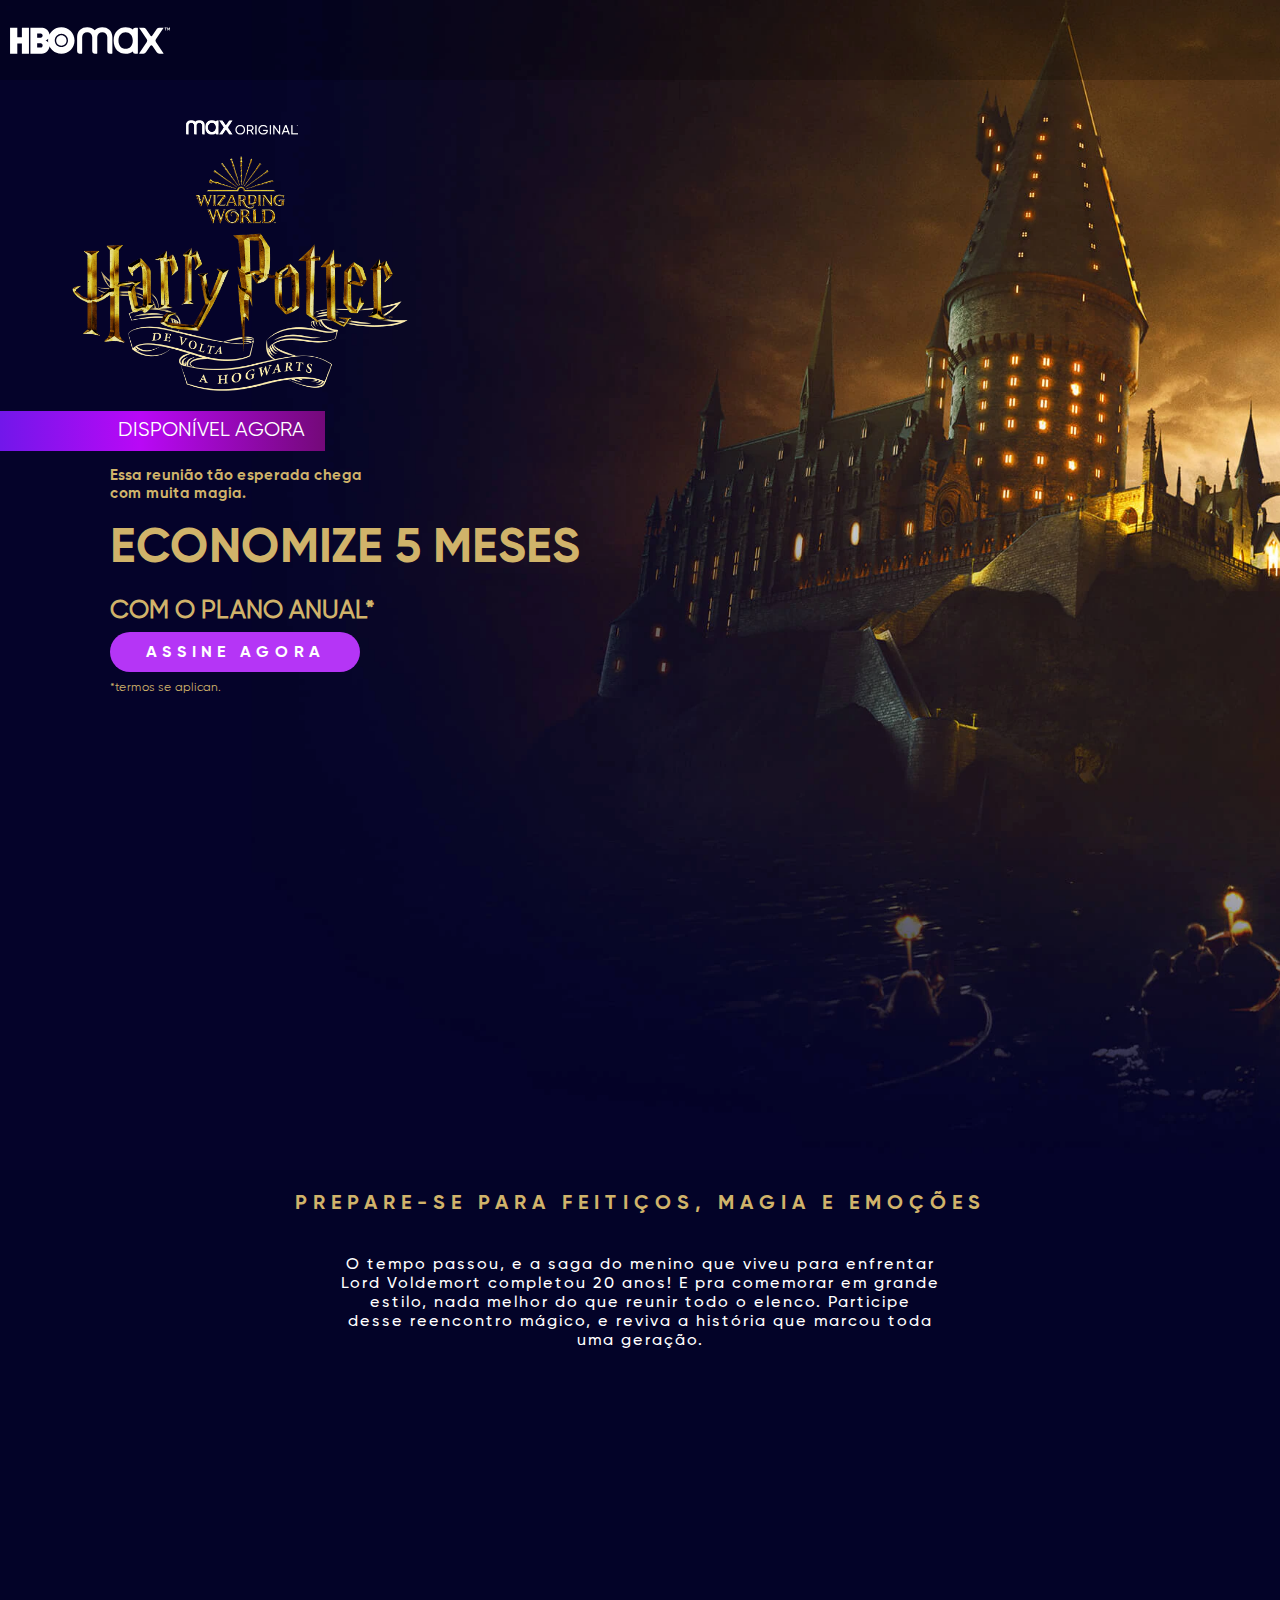
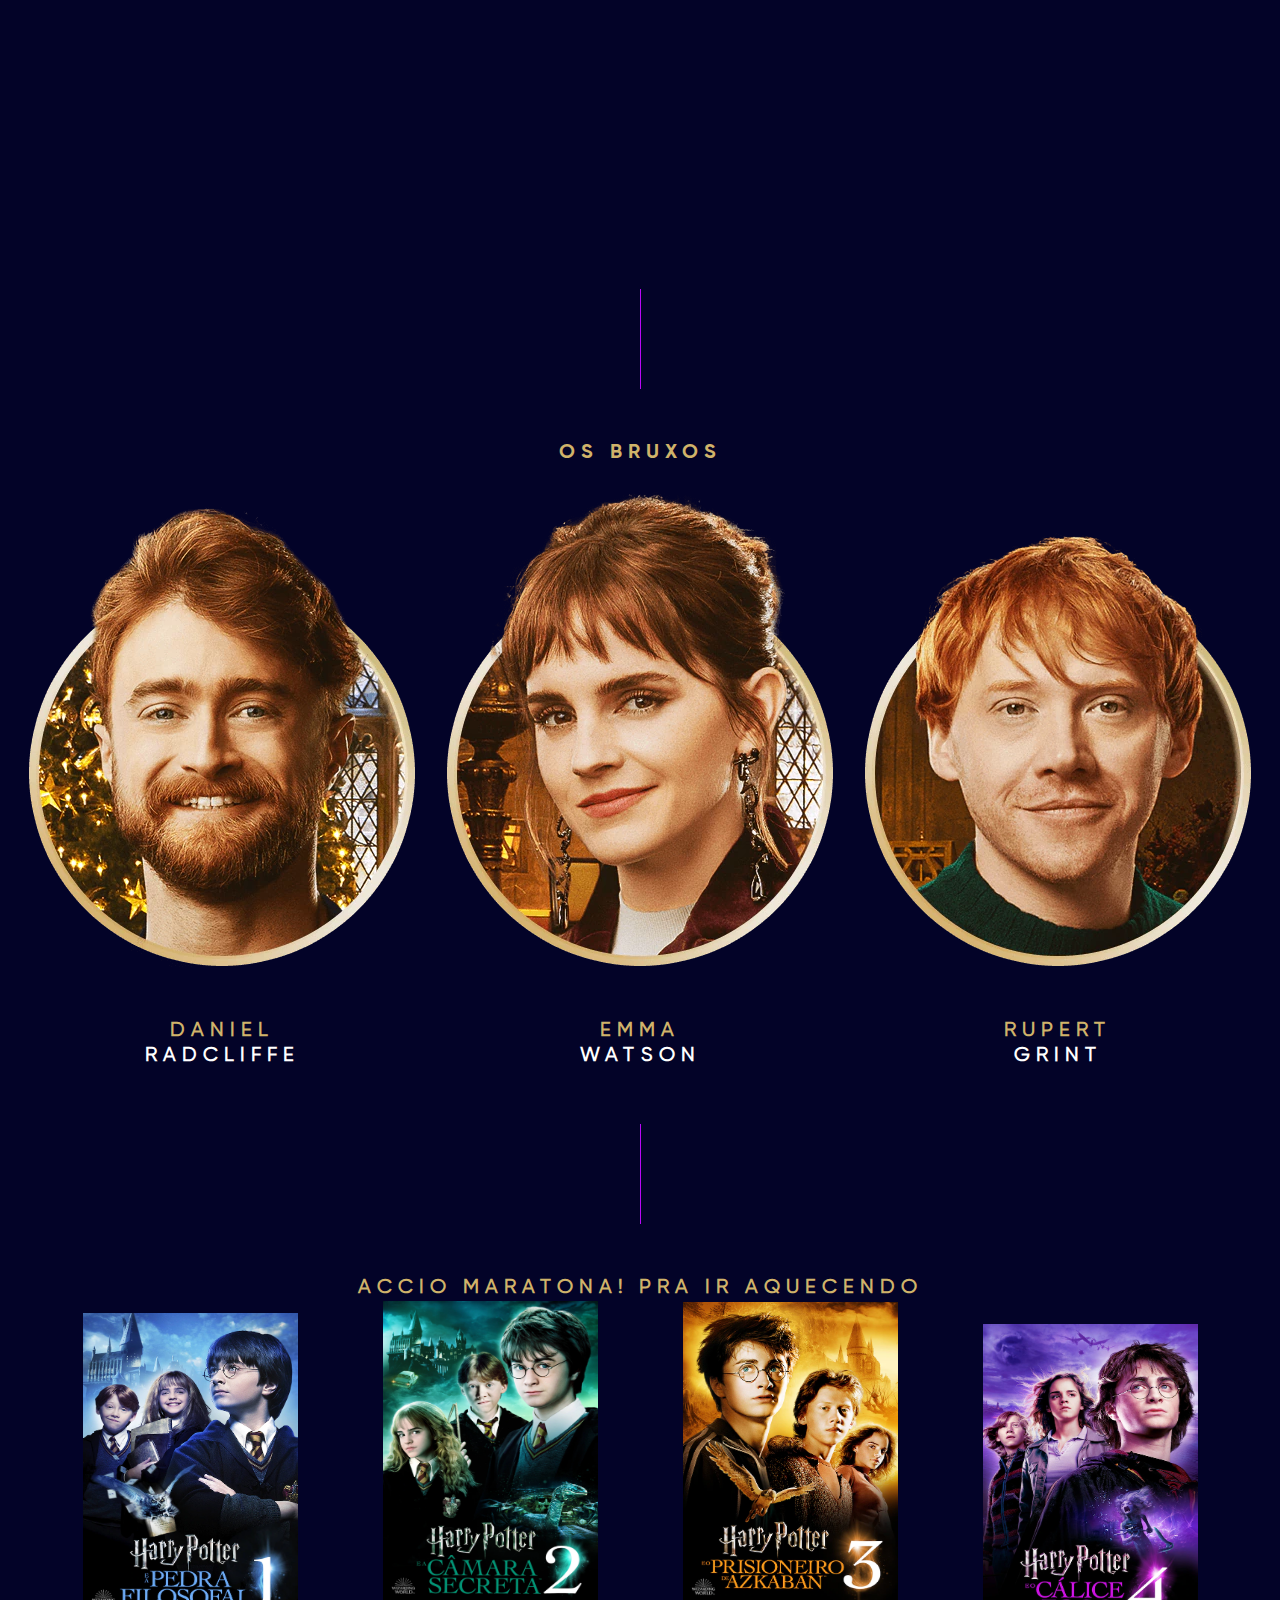
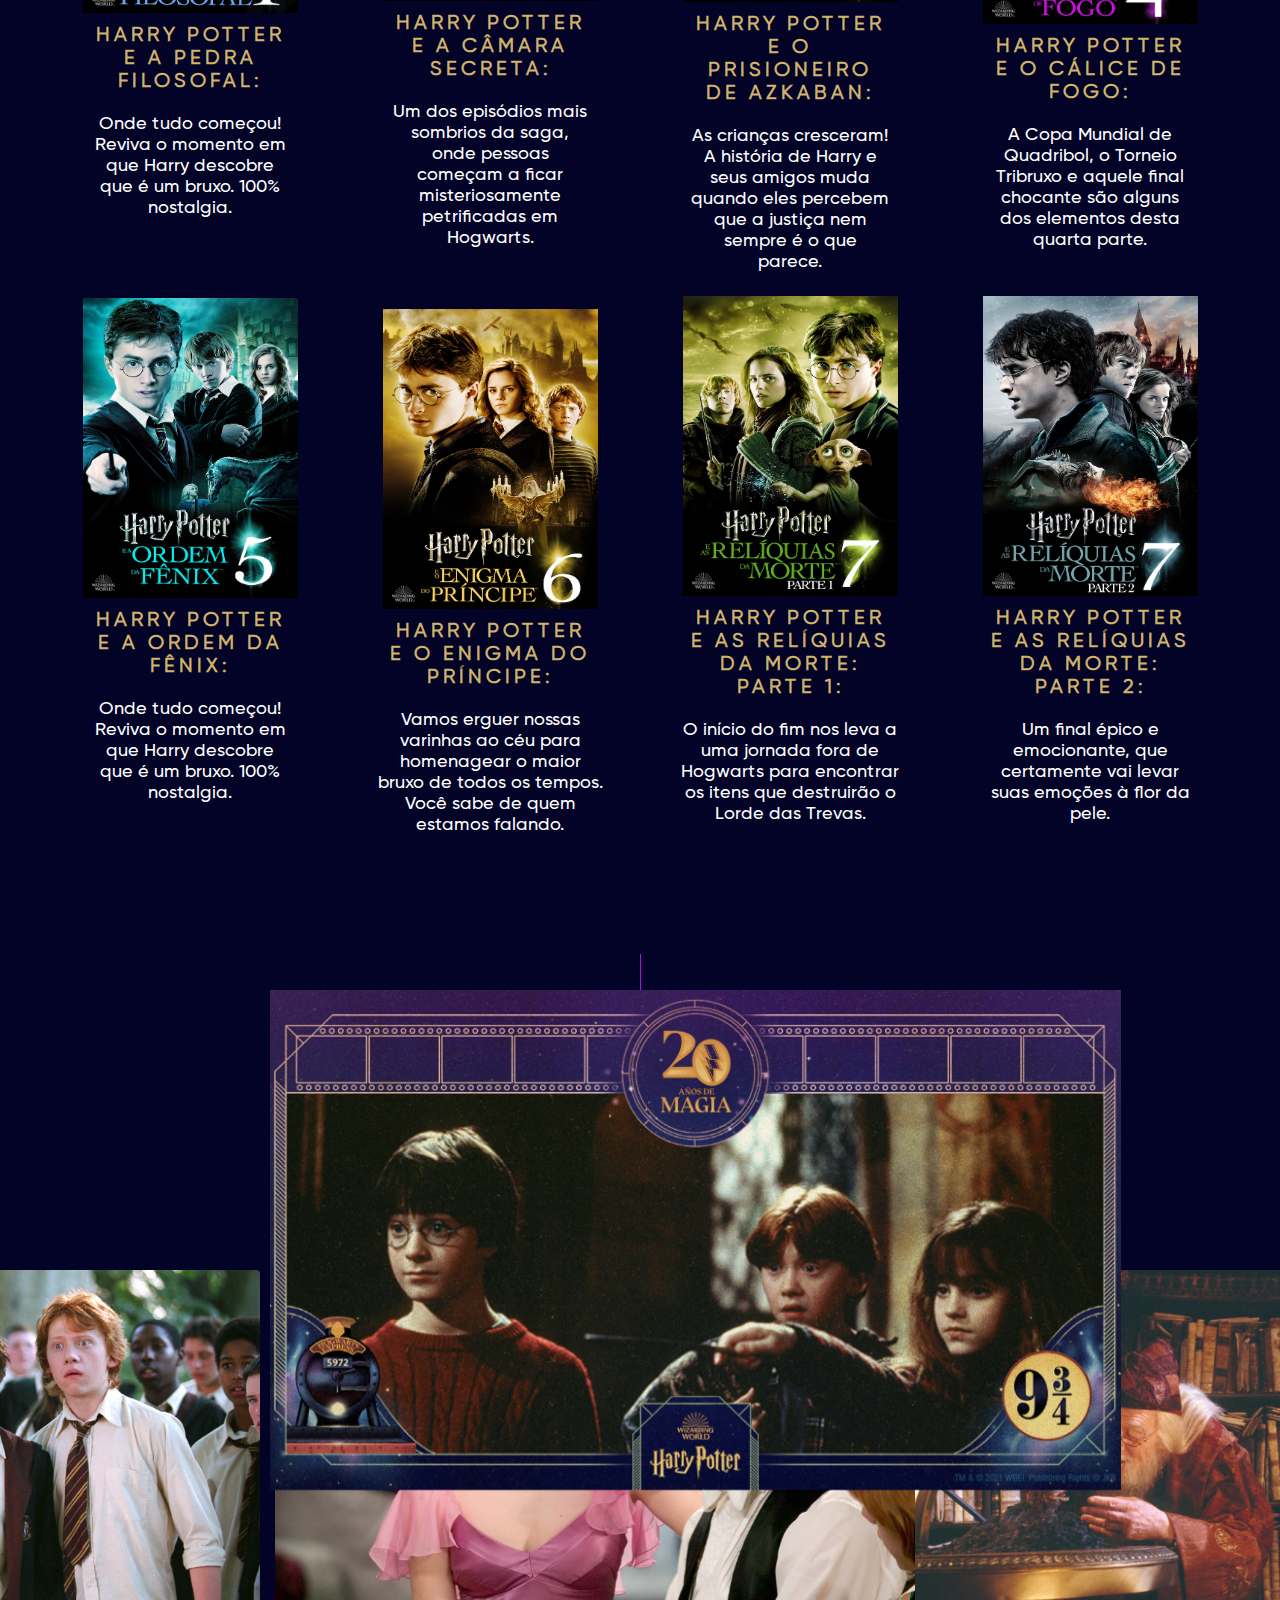
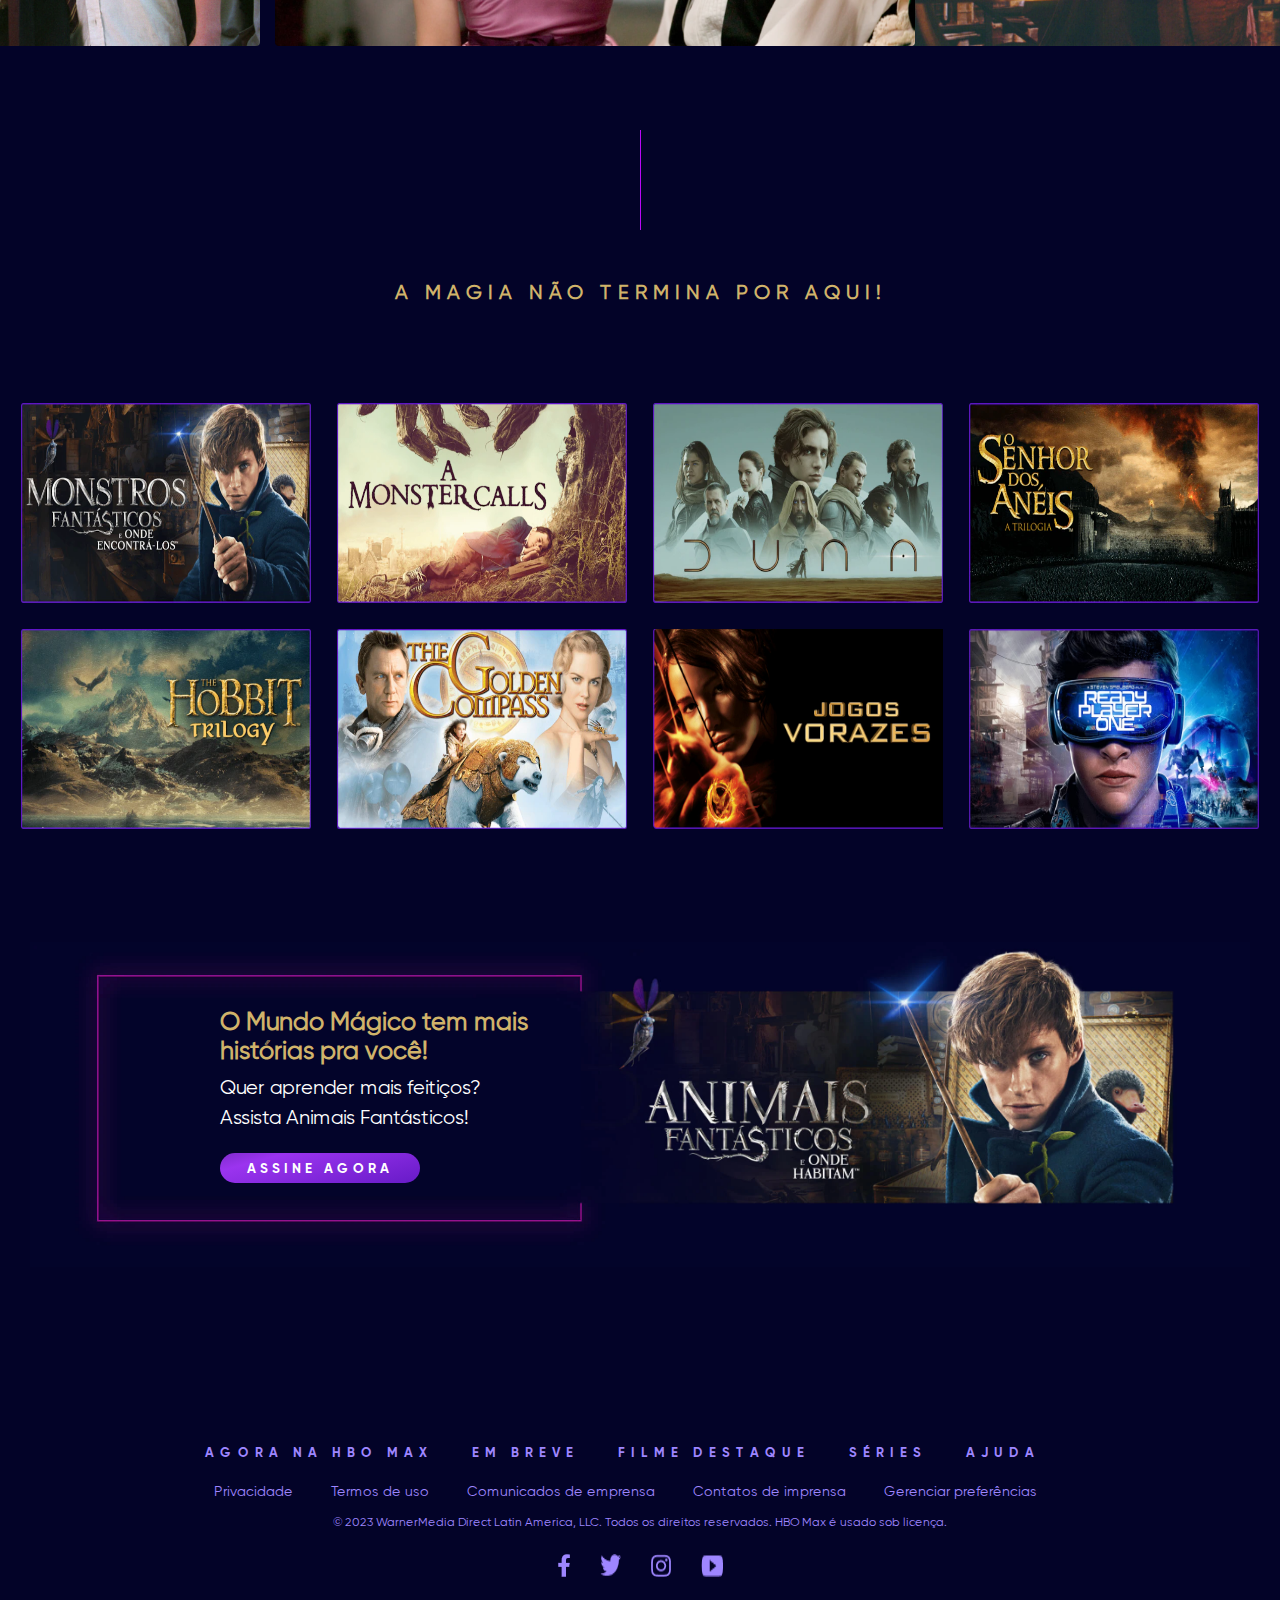
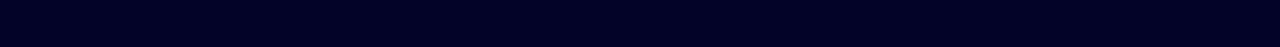
<file: harry-potter/src/pages/index.html>
<!DOCTYPE html>
<html lang="en">
<head>
    <meta charset="UTF-8">
    <meta http-equiv="X-UA-Compatible" content="IE=edge">
    <meta name="viewport" content="width=device-width, initial-scale=1.0">
    <title>Harry Potter | Assistir Online | HBO Max </title>
    <link rel="stylesheet" href="index.css">
</head>
<body>

    <div class="cabecalho">

        <img src="../assets/images/hbo-max-h-w-l.svg">
        <a class="entrar">ENTRAR</a>
        <button>ASSINE AGORA</button>

    </div>

    <div class="meio">

        <img src="../assets/images/maxorig_bpo.png">

        <div class="meio1"> <p>DISPONÍVEL AGORA </p> </div>

        <div class="meio2">
            <p>Essa reunião tão esperada chega
            com muita magia.</p>
        
            <h1 >ECONOMIZE 5 MESES<h1>
            <h2>COM O PLANO ANUAL*</h2>

            <a>ASSINE AGORA</a>

            <p id="termos">*termos se aplican.</p>
        </div>
        
    </div>



    <div class="containervideo">

        <div class="meio3">

                <h1>PREPARE-SE PARA FEITIÇOS, MAGIA E EMOÇÕES</h1>

                <p>O tempo passou, e a saga do menino que viveu para enfrentar Lord Voldemort completou 20 anos! E pra comemorar em grande estilo, nada melhor do que reunir todo o elenco. Participe desse reencontro mágico, e reviva a história que marcou toda uma geração.  </p>

                <iframe width="910" height="512" src="https://www.youtube.com/embed/fFGS4zZWGoA" title="Harry Potter 20th Anniversary: Return to Hogwarts | Official Trailer | HBO Max" frameborder="0" allow="accelerometer; autoplay; clipboard-write; encrypted-media; gyroscope; picture-in-picture; web-share" allowfullscreen></iframe>
                <div class="barS4"></div>

                <h1 class="titleS3">OS BRUXOS</h1>
        </div>
    </div>



    <div class='secao4'>

        <div class="cont-s4">

            <div class="bruxos">
                <img src="../assets/images/01_1.webp"/>
                <div class="namesS4">
                    <h6 class="colorS4">DANIEL</h6>
                    <h6>RADCLIFFE</h6>
                </div>
            </div>

            <div class="bruxos">
                <img src="../assets/images/02_1.webp"/>
                <div class="namesS4">
                    <h6 class="colorS4">EMMA</h6>
                    <h6>WATSON</h6>
                </div>
            </div>

            <div class="bruxos">
                <img src="../assets/images/03_1.webp"/>
                <div class="namesS4">
                    <h6 class="colorS4">RUPERT</h6>
                    <h6>GRINT</h6>
                </div>
            </div>

        </div>

    </div>

    <div class="divisionS4">
        <div class="barS4"></div>
        <h6>Accio maratona! Pra ir aquecendo</h6>

        <div class="filmes">

            <div class="filme1">
                <img src="../assets/images/pedrafilosofal_hp_01_0.webp" id="prisio1">
                <h1>HARRY POTTER E A PEDRA FILOSOFAL:</h1>
                <p>Onde tudo começou! Reviva o momento em que Harry descobre que é um bruxo. 100% nostalgia.</p>

            </div>

            <div class="filme1">
                <img src="../assets/images/camarasecreta1.webp">
                <h1>HARRY POTTER E A CÂMARA SECRETA:</h1>
                <p>Um dos episódios mais sombrios da saga, onde pessoas começam a ficar misteriosamente petrificadas em Hogwarts.</p>
                
            </div>

            <div class="filme1">
                <img src="../assets/images/prisioneiro.webp" id="prisio">
                <h1>HARRY POTTER E O PRISIONEIRO DE AZKABAN:</h1>
                <p>As crianças cresceram! A história de Harry e seus amigos muda quando eles percebem que a justiça nem sempre é o que parece.</p>
            </div>

            <div class="filme1">
                <img src="../assets/images/cálice_hp_04_0.webp" id="prisio">
                <h1>HARRY POTTER E O CÁLICE DE FOGO:</h1>
                <p>A Copa Mundial de Quadribol, o Torneio Tribruxo e aquele final chocante são alguns dos elementos desta quarta parte.</p>
                
            </div>
        </div>





        <div class="filmes">

            <div class="filme1">
                <img src="../assets/images/ordem_hp_05_0.webp" id="prisio1">
                <h1>HARRY POTTER E A ORDEM DA FÊNIX:</h1>
                <p>Onde tudo começou! Reviva o momento em que Harry descobre que é um bruxo. 100% nostalgia.</p>

            </div>

            <div class="filme1">
                <img src="../assets/images/enigma_hp_06_0.webp" id="prisio">
                <h1>HARRY POTTER E O ENIGMA DO PRÍNCIPE:</h1>
                <p id="início">Vamos erguer nossas varinhas ao céu para homenagear o maior bruxo de todos os tempos. Você sabe de quem estamos falando.</p>
                
            </div>

            <div class="filme1">
                <img src="../assets/images/reliquias_hp_07_pt1_0.webp">
                <h1>HARRY POTTER E AS RELÍQUIAS DA MORTE: PARTE 1:</h1>
                <p id="início">O início do fim nos leva a uma jornada fora de Hogwarts para encontrar os itens que destruirão o Lorde das Trevas.</p>
            </div>

            <div class="filme1">
                <img src="../assets/images/reliquias2_hp_07_pt2_0.webp" >
                <h1>HARRY POTTER E AS RELÍQUIAS DA MORTE: PARTE 2:</h1>
                <p>Um final épico e emocionante, que certamente vai levar suas emoções à flor da pele.</p>
                
            </div>
        </div>


    </div>
    <div class="secao5">
        <div class="divisionS4">
            <div class="barS4"></div>
            <h6>GALERIA</h6>
            <div class="espacoS5"></div>
    
        </div>
    </div>
    <div class="a20anos">
        <img src="../assets/images/20anos_img-01-spa.webp"/>
    </div>
    <div class="galeriaS5">
        <div class="fund1S5">
            <img src="../assets/images/fundo1.webp"/>
        </div>
        <div class="fund2S5">
            <img src="../assets/images/fundo2.jpg"/>
        </div>
        <div class="fund3S5">
            <img src="../assets/images/fundo4.jpg"/>
        </div>
    </div>
    <div class="space"></div>



    <div class="secao6">

        <div class="divisionS4">
            <div class="barS4"></div>
            <h6>a magia não termina por aqui!</h6>
    
        </div>

        <div class="primeiracoluna">

            <img src="../assets/images/monstrosfantastic_beasts_and_where_to_find_them_bpo.webp">
            <img src="../assets/images/a_monster_calls.webp">
            <img src="../assets/images/duna_spa-bpo.webp">
            <img src="../assets/images/senhordosaneis_lotr_bpo.webp">
        </div>
        <div class="segundacoluna">
    
            <img src="../assets/images/the_hobbit.webp">
            <img src="../assets/images/the_golden_compass.webp">
            <img src="../assets/images/jogos.webp">
            <img src="../assets/images/ready_player_one.png">
        </div>
      
        <div class="animais">
            <img src="../assets/images/hp-reu-banner-dsk-bpo.webp">
        </div>
        
            
        <div class="mundo">
            <h1>    O Mundo Mágico tem
                mais histórias pra você!</h1>
                 <p>Quer aprender mais feitiços?
                    Assista Animais Fantásticos!</p>
                    <button>ASSINE AGORA</button>
        </div>
            
  
    </div>


    
    <div class="rodape">

        <div class="primeiro">
            <a>AGORA NA HBO MAX</a>
            <a>EM BREVE</a>
            <a>FILME DESTAQUE</a>
            <a>SÉRIES</a>
            <a>AJUDA</a>
        </div>

        <div class="primeiro2">
            <a>Privacidade</a>
            <a>Termos de uso</a>
            <a>Comunicados de emprensa</a>
            <a>Contatos de imprensa </a>
            <a>Gerenciar preferências</a>
        </div>
        <p>© 2023 WarnerMedia Direct Latin America, LLC. Todos os direitos reservados. HBO Max é usado sob licença.</p>

    </div>

    <div class="icons">
        <img src="../assets/images/fb_0.png">
        <img src="../assets/images/twitter_0.png">
        <img src="../assets/images/instagram_0.png">
        <img src="../assets/images/youtube_0.png">
    </div>


</body>
</html>
</file>
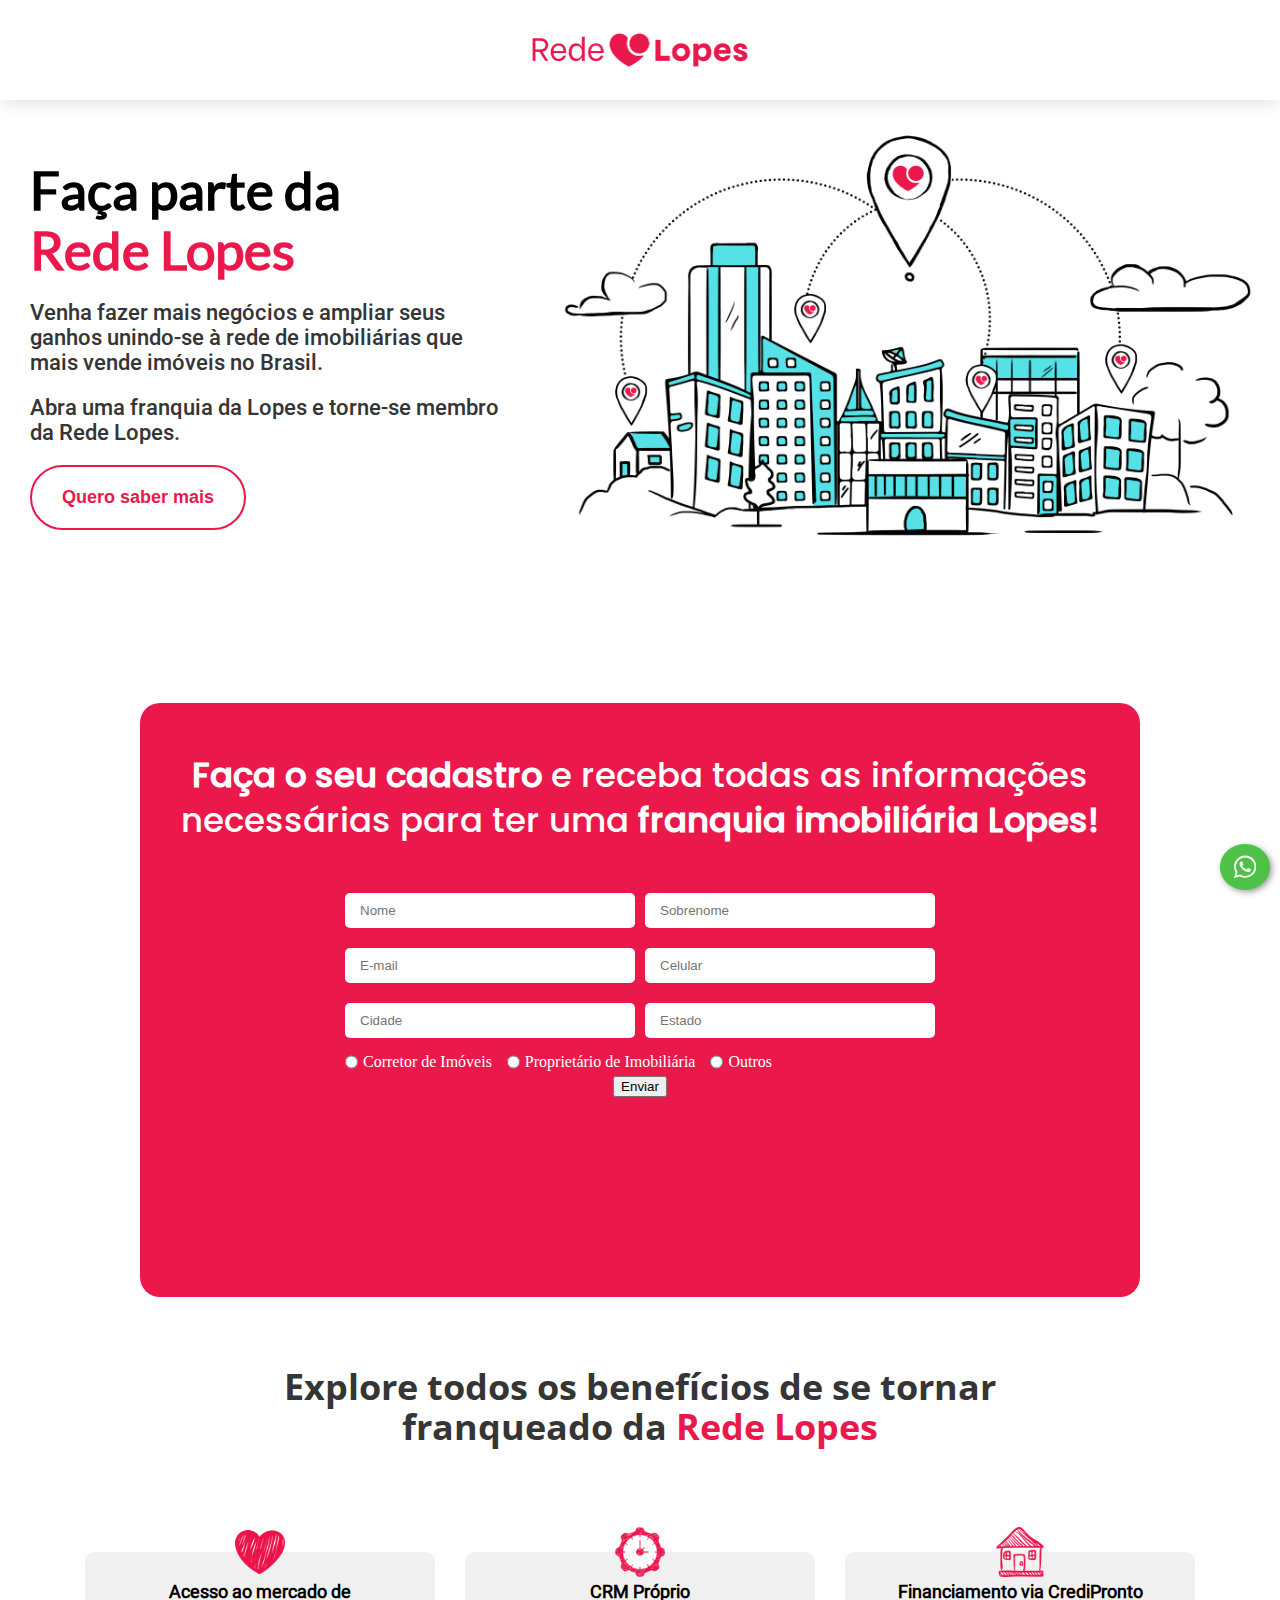
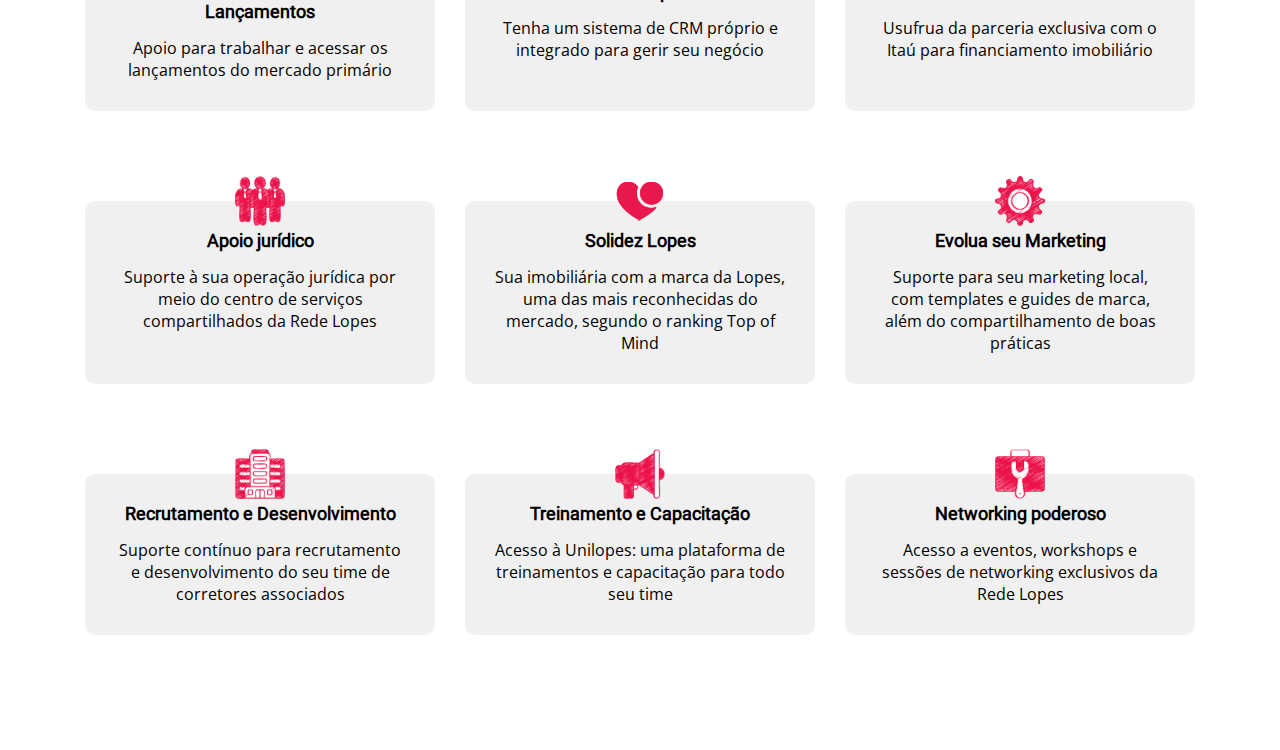
<file: imobiliaria-part-I/src/pages/index.html>
<!DOCTYPE html>
<html lang="en">
<head>
    <meta charset="UTF-8">
    <meta http-equiv="X-UA-Compatible" content="IE=edge">
    <meta name="viewport" content="width=device-width, initial-scale=1.0">
    <link rel="stylesheet" href="index.css">
    <link rel="stylesheet" href="../common/fonts.css">
    <title>Franquia Imobiliária Rede Lopes</title>
</head>
<body>
      
    <div class="inicio">
        <img src="../assets/images/logo-rede-lopes.png" />
    </div>


    <div class="textos">
        <div class="textos2">
            <h1>Faça parte da</h1>
            <h1><span>Rede Lopes</span></h1>
            <p>Venha fazer mais negócios e ampliar seus ganhos unindo-se à rede de imobiliárias que mais vende imóveis no Brasil.</p>
            <p>Abra uma franquia da Lopes e torne-se membro da Rede Lopes.</p>
            
            <div class="bnt">
                <button>Quero saber mais</button>
            </div>
        </div>
        <div class="images">
            <img src="../assets/images/lopes-bg-novo.png" />
        </div>
    </div>
    <div class="cad">
        <div class="cad-box">
            <h1><b>Faça o seu cadastro</b> e receba todas as informações necessárias para ter uma <b>franquia imobiliária Lopes!</b></h1>
            <div class="form">
                <input type="text" placeholder="Nome">
                <input type="text" placeholder="Sobrenome">
            </div>
            <div class="form">
                <input type="text" placeholder="E-mail">
                <input type="text" placeholder="Celular">
            </div>
            <div class="form">
                <input type="text" placeholder="Cidade">
                <input type="text" placeholder="Estado">
            </div>
            <div class="radio">
                <div>
                    <input type="radio">
                    <label>Corretor de Imóveis</label>
                </div>
                <div>
                    <input type="radio">
                    <label> Proprietário de Imobiliária </label>
                </div>                
                <div>
                    <input type="radio">
                    <label> Outros </label>
                </div>
            </div>
            <button> Enviar </button>
        </div>
    </div>
     
    <div class="cards">
        <h1>Explore todos os benefícios de se tornar franqueado da <span>Rede Lopes</span></h1>

        <div class="cards1">
            <div class="cartao">
                <img src="../assets/images/coracao.png" />
                <h1>Acesso ao mercado de Lançamentos</h1>
                <p>Apoio para trabalhar e acessar os lançamentos do mercado primário</p>
            </div>

            <div class="cartao">
                <img src="../assets/images/relogio.png" />
                <h1>CRM Próprio</h1>
                <p>Tenha um sistema de CRM próprio e integrado para gerir seu negócio</p>
            </div>

            <div class="cartao">
                <img src="../assets/images/casinha.png" />
                <h1>Financiamento via CrediPronto</h1>
                <p>Usufrua da parceria exclusiva com o Itaú para financiamento imobiliário</p>
            </div>
        </div>

        <div class="cards1">
            <div class="cartao">
                <img src="../assets/images/homens.png" />
                <h1>Apoio jurídico</h1>
                <p>Suporte à sua operação jurídica por meio do centro de serviços compartilhados da Rede Lopes</p>
            </div>

            <div class="cartao">
                <img src="../assets/images/coracao2.png" />
                <h1>Solidez Lopes</h1>
                <p>Sua imobiliária com a marca da Lopes, uma das mais reconhecidas do mercado, segundo o ranking Top of Mind</p>
            </div>

            <div class="cartao">
                <img src="../assets/images/roda.png" />
                <h1>Evolua seu Marketing</h1>
                <p>Suporte para seu marketing local, com templates e guides de marca, além do compartilhamento de boas práticas</p>
            </div>
        </div>

        <div class="cards1">
            <div class="cartao">
                <img src="../assets/images/predinhos.png" />
                <h1>Recrutamento e Desenvolvimento</h1>
                <p>Suporte contínuo para recrutamento e desenvolvimento do seu time de corretores associados</p>
            </div>

            <div class="cartao">
                <img src="../assets/images/megafone.png" />
                <h1>Treinamento e Capacitação</h1>
                <p>Acesso à Unilopes: uma plataforma de treinamentos e capacitação para todo seu time</p>
            </div>

            <div class="cartao">
                <img src="../assets/images/meleta.png" />
                <h1>Networking poderoso</h1>
                <p>Acesso a eventos, workshops e sessões de networking exclusivos da Rede Lopes</p>
            </div>
        </div>
        

    </div>

    <div class="g-whats">
        <svg class="" xmlns="http://www.w3.org/2000/svg" viewBox="0 0 448 512"><path d="M380.9 97.1C339 55.1 283.2 32 223.9 32c-122.4 0-222 99.6-222 222 0 39.1 10.2 77.3 29.6 111L0 480l117.7-30.9c32.4 17.7 68.9 27 106.1 27h.1c122.3 0 224.1-99.6 224.1-222 0-59.3-25.2-115-67.1-157zm-157 341.6c-33.2 0-65.7-8.9-94-25.7l-6.7-4-69.8 18.3L72 359.2l-4.4-7c-18.5-29.4-28.2-63.3-28.2-98.2 0-101.7 82.8-184.5 184.6-184.5 49.3 0 95.6 19.2 130.4 54.1 34.8 34.9 56.2 81.2 56.1 130.5 0 101.8-84.9 184.6-186.6 184.6zm101.2-138.2c-5.5-2.8-32.8-16.2-37.9-18-5.1-1.9-8.8-2.8-12.5 2.8-3.7 5.6-14.3 18-17.6 21.8-3.2 3.7-6.5 4.2-12 1.4-32.6-16.3-54-29.1-75.5-66-5.7-9.8 5.7-9.1 16.3-30.3 1.8-3.7.9-6.9-.5-9.7-1.4-2.8-12.5-30.1-17.1-41.2-4.5-10.8-9.1-9.3-12.5-9.5-3.2-.2-6.9-.2-10.6-.2-3.7 0-9.7 1.4-14.8 6.9-5.1 5.6-19.4 19-19.4 46.3 0 27.3 19.9 53.7 22.6 57.4 2.8 3.7 39.1 59.7 94.8 83.8 35.2 15.2 49 16.5 66.6 13.9 10.7-1.6 32.8-13.4 37.4-26.4 4.6-13 4.6-24.1 3.2-26.4-1.3-2.5-5-3.9-10.5-6.6z"></path></svg>
    </div>
</body>
</html>
</file>
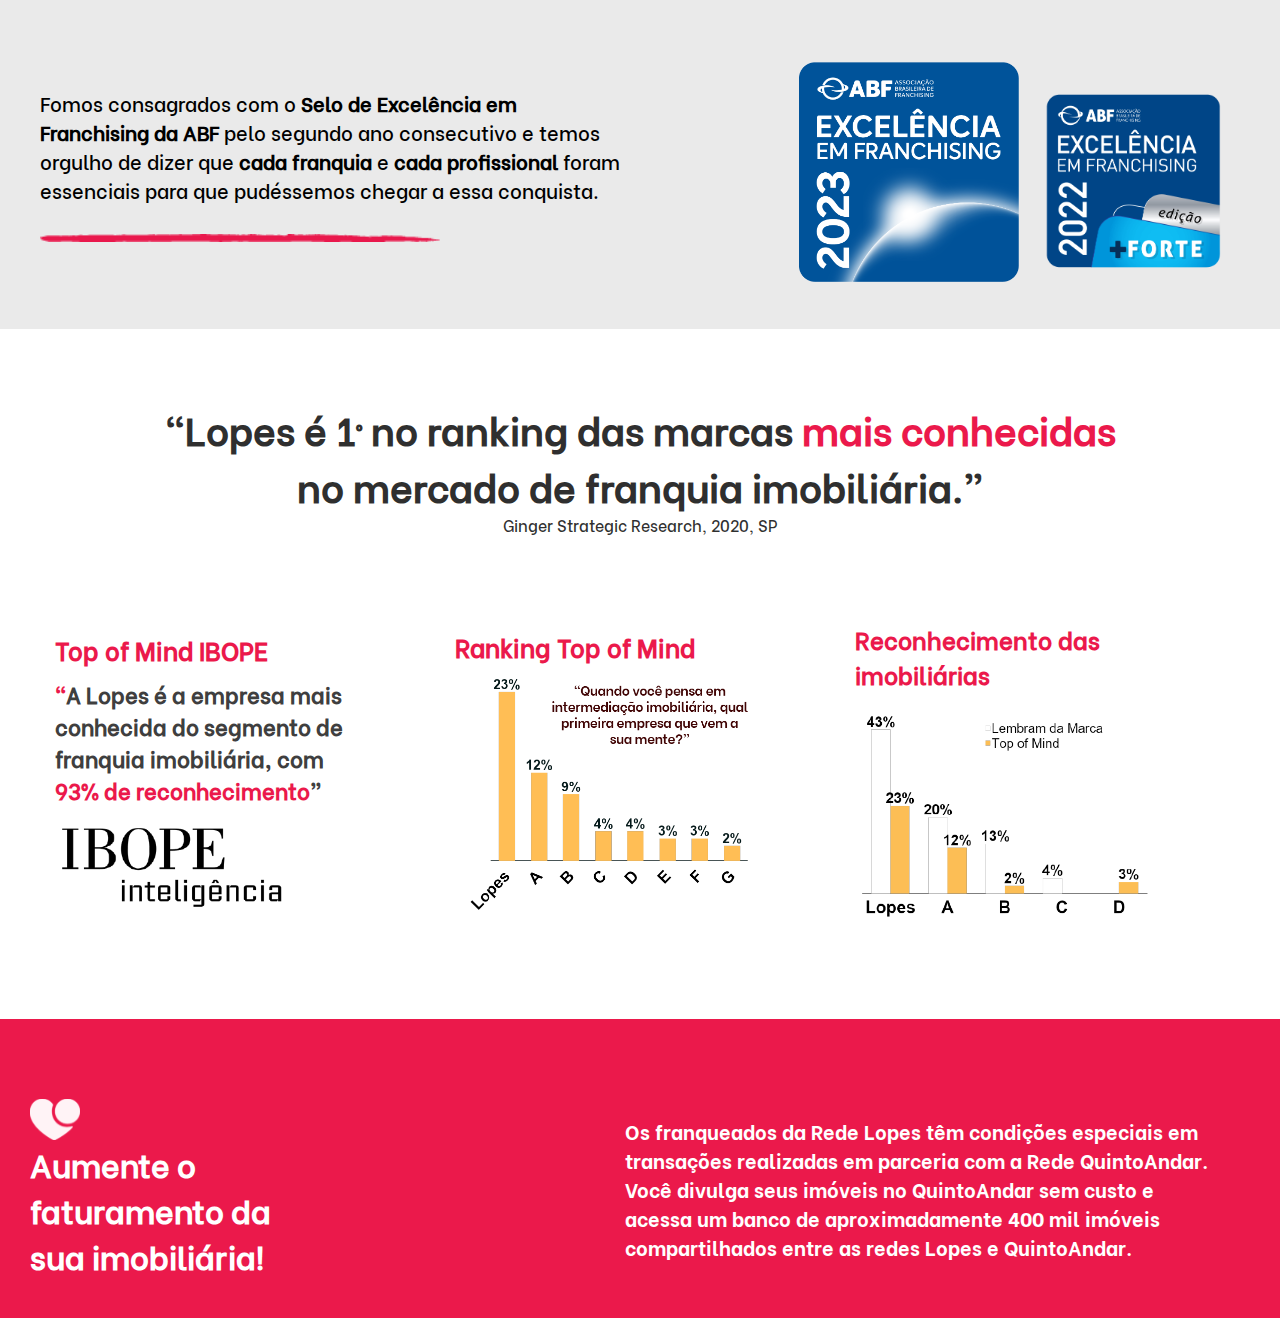
<file: imobiliaria-part-II/src/pages/index.html>
<!DOCTYPE html>
<html lang="pt-BR">
<head>
    <meta charset="UTF-8">
    <meta http-equiv="X-UA-Compatible" content="IE=edge">
    <meta name="viewport" content="width=device-width, initial-scale=1.0">
    <link rel="stylesheet" href="index.css">
    <link rel="stylesheet" href="../common/font.css">
    <title>Franquia Imobiliaria Rede Lopes</title>
</head>
<body>
    <div class="inicio">
        <div class="inicio-1">
            <p>Fomos consagrados com o <span>Selo de Excelência em Franchising da ABF</span> pelo segundo ano consecutivo e temos orgulho de dizer que <span> cada franquia</span> e <span>cada profissional</span> foram essenciais para que pudéssemos chegar a essa conquista.</p>
            <img src="../assets/images/linhavermelha.png">
        </div>
        <div class="inicio-2">
            <img id="img1" src="../../src/assets/images/abf2023.png">
            <img id="img2" src="../assets/images/abf2022.png">
        </div>
    </div>
    <div class="titulo">
        <h1>“Lopes é 1º no ranking das marcas <span>mais conhecidas</span> no mercado de franquia imobiliária.”</h1>
        <p>Ginger Strategic Research, 2020, SP</p>
    </div>

    <div class="dados">
        <div>
            <h6>Top of Mind IBOPE</h6>
            <h4><span>“</span>A Lopes é a empresa mais conhecida do segmento de franquia imobiliária, com <span>93% de reconhecimento</span>”</h4>
            <img id="img1" src="../assets/images/ibope.png">
        </div>

        <div>
            <h6>Ranking Top of Mind</h6>
            <img src="../assets/images/tabela1.png">
        </div>
        <div>
            <h1>
                Reconhecimento das imobiliárias
            </h1>
            <img src="../assets/images/tabela2.png">
        </div>
        </div>

        <div class="fim">
            <div>
            <img src="../assets/images/coracao.svg">
            <h1>Aumente o
                faturamento da
                sua imobiliária!</h1>
            </div>
            <div> 
                <p>Os franqueados da Rede Lopes têm condições especiais em transações realizadas em parceria com a Rede QuintoAndar.
                Você divulga seus imóveis no QuintoAndar sem custo e acessa um banco de aproximadamente 400 mil imóveis compartilhados entre as redes Lopes e QuintoAndar.
                </p>
            </div>
        </div>
</body>
</html>
</file>
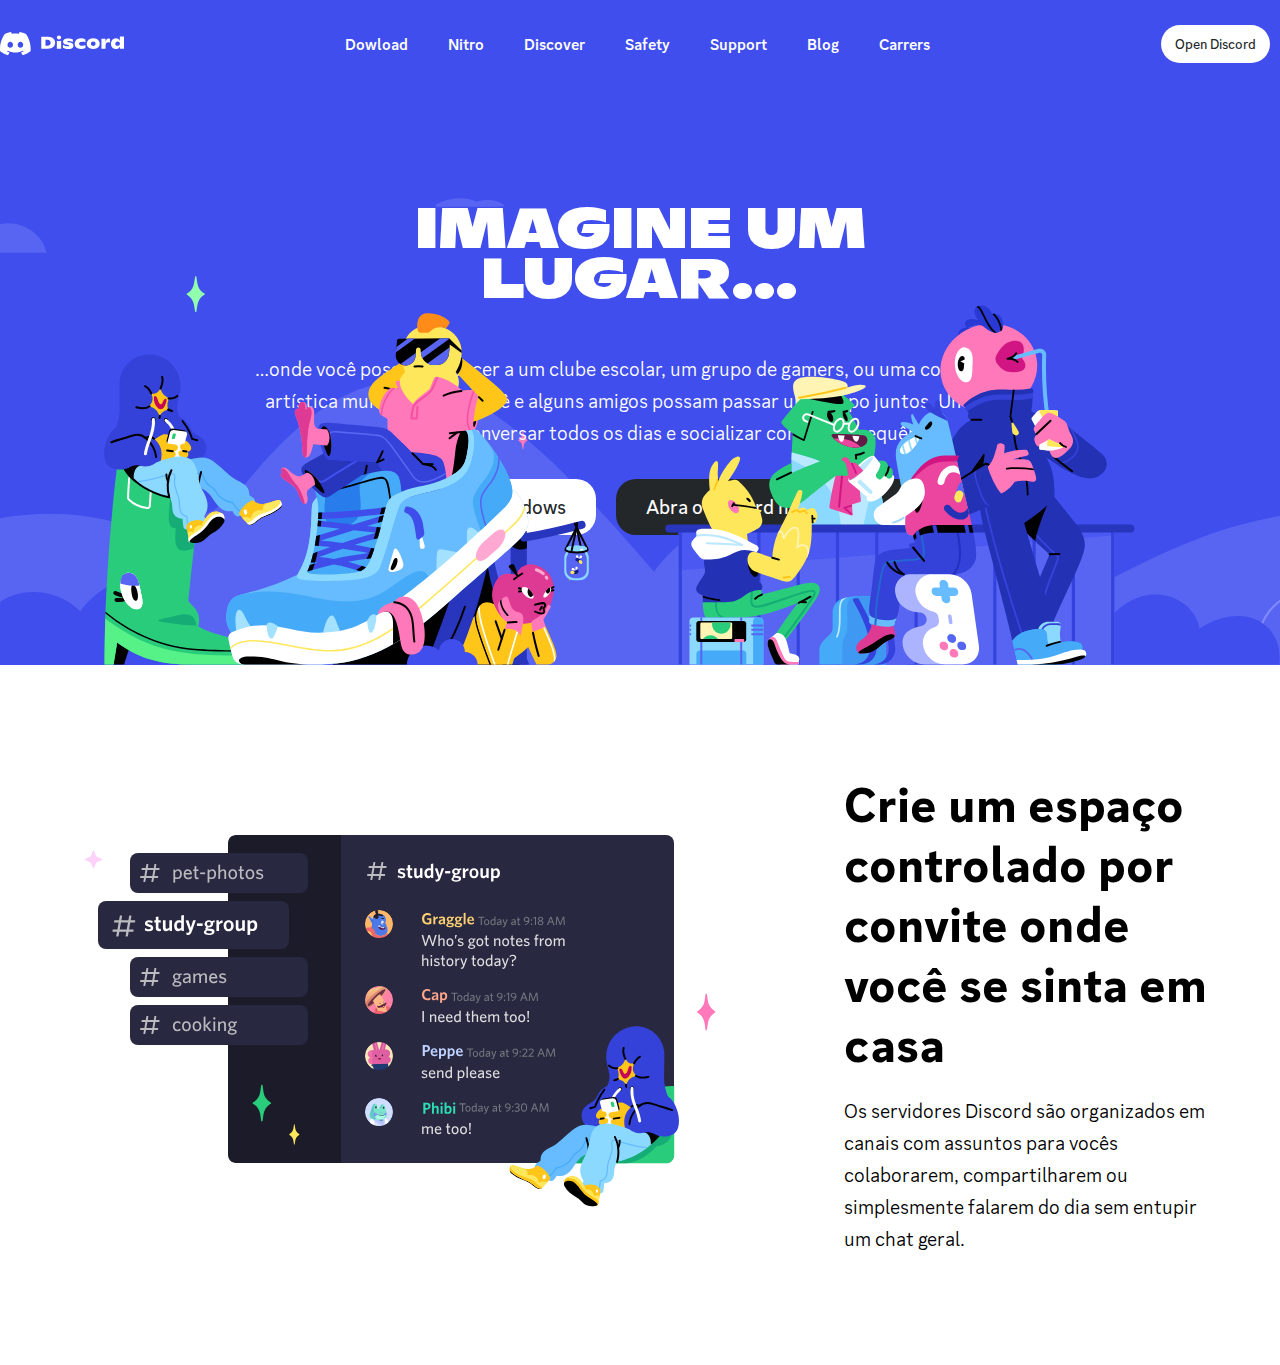
<file: discord-home/src/pages/home/index.html>
<!DOCTYPE html>
<html lang="pt-BR">
<head>
    <meta charset="UTF-8">
    <meta http-equiv="X-UA-Compatible" content="IE=edge">
    <meta name="viewport" content="width=device-width, initial-scale=1.0">
    <title>DISCORD</title>
    <link rel="stylesheet" href="index.css">
    <link rel="stylesheet" href="../../common/fonts.css"/>
</head>
<body>
    <div class="secao-01">
        <img class="s1-tenis" src="../../assets/images/tenis.svg"/>
        <img class="s1-suco" src="../../assets/images/suco.svg"/>
        
        <div class="s1-cabecalho">
            <svg width="124" height="34" viewBox="0 0 124 34" class="logo-3oeRIY"><g fill="currentColor"><path d="M26.0015 6.9529C24.0021 6.03845 21.8787 5.37198 19.6623 5C19.3833 5.48048 19.0733 6.13144 18.8563 6.64292C16.4989 6.30193 14.1585 6.30193 11.8336 6.64292C11.6166 6.13144 11.2911 5.48048 11.0276 5C8.79575 5.37198 6.67235 6.03845 4.6869 6.9529C0.672601 12.8736 -0.41235 18.6548 0.130124 24.3585C2.79599 26.2959 5.36889 27.4739 7.89682 28.2489C8.51679 27.4119 9.07477 26.5129 9.55525 25.5675C8.64079 25.2265 7.77283 24.808 6.93587 24.312C7.15286 24.1571 7.36986 23.9866 7.57135 23.8161C12.6241 26.1255 18.0969 26.1255 23.0876 23.8161C23.3046 23.9866 23.5061 24.1571 23.7231 24.312C22.8861 24.808 22.0182 25.2265 21.1037 25.5675C21.5842 26.5129 22.1422 27.4119 22.7621 28.2489C25.2885 27.4739 27.8769 26.2959 30.5288 24.3585C31.1952 17.7559 29.4733 12.0212 26.0015 6.9529ZM10.2527 20.8402C8.73376 20.8402 7.49382 19.4608 7.49382 17.7714C7.49382 16.082 8.70276 14.7025 10.2527 14.7025C11.7871 14.7025 13.0425 16.082 13.0115 17.7714C13.0115 19.4608 11.7871 20.8402 10.2527 20.8402ZM20.4373 20.8402C18.9183 20.8402 17.6768 19.4608 17.6768 17.7714C17.6768 16.082 18.8873 14.7025 20.4373 14.7025C21.9717 14.7025 23.2271 16.082 23.1961 17.7714C23.1961 19.4608 21.9872 20.8402 20.4373 20.8402Z"></path><path d="M41.2697 9.86615H47.8585C49.4394 9.86615 50.7878 10.1141 51.8883 10.6101C52.9887 11.1061 53.8102 11.7881 54.3527 12.6715C54.8951 13.555 55.1741 14.5624 55.1741 15.7094C55.1741 16.8253 54.8952 17.8328 54.3217 18.7472C53.7482 19.6462 52.8803 20.3746 51.7178 20.9016C50.5554 21.4286 49.1139 21.6921 47.3935 21.6921H41.2697V9.86615ZM47.316 18.6852C48.3854 18.6852 49.2069 18.4217 49.7804 17.8793C50.3539 17.3523 50.6484 16.6083 50.6484 15.6939C50.6484 14.8414 50.3849 14.1594 49.8734 13.648C49.3619 13.1365 48.587 12.873 47.5485 12.873H45.4871V18.6852H47.316Z"></path><path d="M65.4362 21.6774C64.5217 21.4449 63.7003 21.1039 62.9718 20.6389V17.8335C63.5298 18.2675 64.2582 18.6085 65.1882 18.8875C66.1181 19.1665 67.0171 19.306 67.8851 19.306C68.288 19.306 68.598 19.2595 68.7995 19.151C69.001 19.0425 69.1095 18.9185 69.1095 18.7635C69.1095 18.593 69.0475 18.4535 68.939 18.345C68.8305 18.2365 68.6135 18.1435 68.288 18.0505L66.2576 17.6011C65.0952 17.3376 64.2737 16.9501 63.7777 16.4851C63.2818 16.0201 63.0493 15.3847 63.0493 14.6097C63.0493 13.9587 63.2663 13.3853 63.6847 12.9048C64.1187 12.4243 64.7232 12.0523 65.5137 11.7888C66.3041 11.5254 67.2186 11.3859 68.288 11.3859C69.2335 11.3859 70.1014 11.4789 70.8919 11.6959C71.6823 11.8973 72.3333 12.1608 72.8448 12.4708V15.1212C72.3178 14.8112 71.6979 14.5632 71.0159 14.3772C70.3184 14.1912 69.6055 14.0982 68.877 14.0982C67.823 14.0982 67.2961 14.2842 67.2961 14.6407C67.2961 14.8112 67.3736 14.9352 67.5441 15.0282C67.7146 15.1212 68.009 15.1987 68.443 15.2917L70.1324 15.6017C71.2329 15.7876 72.0543 16.1286 72.5968 16.6091C73.1393 17.0896 73.4028 17.787 73.4028 18.7325C73.4028 19.7555 72.9533 20.5769 72.0543 21.1659C71.1554 21.7704 69.8844 22.0648 68.2415 22.0648C67.2806 22.0338 66.3506 21.9098 65.4362 21.6774Z"></path><path d="M77.5891 21.3213C76.6281 20.8408 75.8842 20.2054 75.4037 19.3994C74.9077 18.5934 74.6752 17.679 74.6752 16.656C74.6752 15.6486 74.9232 14.7341 75.4347 13.9437C75.9462 13.1377 76.6901 12.5177 77.6666 12.0528C78.643 11.6033 79.821 11.3708 81.1849 11.3708C82.8743 11.3708 84.2693 11.7273 85.3852 12.4402V15.5246C84.9977 15.2611 84.5328 15.0286 84.0058 14.8736C83.4788 14.7031 82.9208 14.6256 82.3319 14.6256C81.2779 14.6256 80.472 14.8116 79.8675 15.1991C79.2785 15.5866 78.984 16.0826 78.984 16.7025C78.984 17.307 79.263 17.803 79.852 18.1905C80.4254 18.5779 81.2624 18.7794 82.3474 18.7794C82.9053 18.7794 83.4633 18.7019 84.0058 18.5314C84.5483 18.3609 85.0287 18.175 85.4162 17.927V20.9183C84.1762 21.6623 82.7348 22.0343 81.1074 22.0343C79.728 22.0343 78.5655 21.7863 77.5891 21.3213Z"></path><path d="M89.8041 21.3213C88.8276 20.8408 88.0837 20.2054 87.5722 19.3839C87.0607 18.5624 86.7972 17.648 86.7972 16.625C86.7972 15.6176 87.0607 14.7031 87.5722 13.9127C88.0837 13.1222 88.8276 12.5022 89.7886 12.0528C90.7495 11.6033 91.9119 11.3708 93.2464 11.3708C94.5794 11.3708 95.7418 11.5878 96.7028 12.0528C97.6637 12.5022 98.4077 13.1222 98.9192 13.9127C99.4306 14.7031 99.6786 15.6021 99.6786 16.625C99.6786 17.6325 99.4306 18.5624 98.9192 19.3839C98.4077 20.2054 97.6792 20.8563 96.7028 21.3213C95.7263 21.7863 94.5794 22.0343 93.2464 22.0343C91.9274 22.0343 90.7805 21.7863 89.8041 21.3213ZM94.9358 18.3299C95.3388 17.927 95.5558 17.369 95.5558 16.7025C95.5558 16.0206 95.3543 15.4936 94.9358 15.0906C94.5174 14.6876 93.9594 14.4861 93.2619 14.4861C92.5335 14.4861 91.9739 14.6876 91.5555 15.0906C91.1525 15.4936 90.9355 16.0206 90.9355 16.7025C90.9355 17.3845 91.137 17.927 91.5555 18.3299C91.9739 18.7484 92.5335 18.9499 93.2619 18.9499C93.9594 18.9344 94.5329 18.7329 94.9358 18.3299Z"></path><path d="M110.048 11.9901V15.6325C109.614 15.3535 109.056 15.214 108.374 15.214C107.475 15.214 106.777 15.493 106.297 16.0354C105.816 16.5779 105.568 17.4304 105.568 18.5773V21.6772H101.43V11.8196H105.491V14.966C105.708 13.819 106.08 12.9666 106.576 12.4241C107.072 11.8816 107.723 11.5872 108.513 11.5872C109.102 11.5872 109.614 11.7267 110.048 11.9901Z"></path><path d="M124 9.52563V21.6925H119.862V19.4761C119.505 20.3131 118.978 20.9486 118.265 21.3825C117.551 21.8165 116.667 22.0335 115.613 22.0335C114.683 22.0335 113.862 21.801 113.164 21.3515C112.467 20.9021 111.925 20.2666 111.553 19.4761C111.181 18.6702 110.995 17.7712 110.995 16.7793C110.979 15.7408 111.181 14.8109 111.599 13.9894C112.002 13.168 112.591 12.5325 113.335 12.0675C114.079 11.6025 114.931 11.37 115.892 11.37C117.861 11.37 119.18 12.2225 119.862 13.9429V9.52563H124ZM119.242 18.2517C119.66 17.8487 119.877 17.3062 119.877 16.6553C119.877 16.0198 119.676 15.5083 119.257 15.1209C118.839 14.7334 118.281 14.5319 117.582 14.5319C116.884 14.5319 116.326 14.7334 115.908 15.1364C115.489 15.5393 115.288 16.0508 115.288 16.7018C115.288 17.3527 115.489 17.8642 115.908 18.2672C116.326 18.6702 116.869 18.8717 117.566 18.8717C118.265 18.8717 118.823 18.6702 119.242 18.2517Z"></path><path d="M58.9885 12.4091C60.1772 12.4091 61.1429 11.5416 61.1429 10.4717C61.1429 9.40164 60.1772 8.5343 58.9885 8.5343C57.7981 8.5343 56.8341 9.40164 56.8341 10.4717C56.8341 11.5416 57.7981 12.4091 58.9885 12.4091Z"></path><path d="M61.1429 13.741C59.8254 14.3144 58.1825 14.3299 56.8341 13.741V21.6921H61.1429V13.741Z"></path></g></svg>

            <div class="s1-menu">
                <a>Dowload</a>
                <a>Nitro</a>
                <a>Discover</a>
                <a>Safety</a>
                <a>Support</a>
                <a>Blog</a>
                <a>Carrers</a>
            </div>


            <a>Open Discord</a>
        </div>

        <h1>IMAGINE UM LUGAR…</h1>
        <p>…onde você possa pertencer a um clube escolar, um grupo de gamers, ou uma comunidade artística mundial. Onde você e alguns amigos possam passar um tempo juntos. Um lugar que torna fácil conversar todos os dias e socializar com mais frequência.</p>

        <div class="s1-botoes">
            <a>
                <svg width="24" height="24" viewBox="0 0 24 24" class="icon-2tQ9Jt"><g fill="currentColor"><path d="M17.707 10.708L16.293 9.29398L13 12.587V2.00098H11V12.587L7.70697 9.29398L6.29297 10.708L12 16.415L17.707 10.708Z"></path><path d="M18 18.001V20.001H6V18.001H4V20.001C4 21.103 4.897 22.001 6 22.001H18C19.104 22.001 20 21.103 20 20.001V18.001H18Z"></path></g></svg>
                Baixar para Windows</a>
            <a class="s1-botao-escuro">Abra o Discord no seu navegador</a>
        </div>

    </div>

    <div class="secao-02">
        <img src="../../assets/images/estudo-grupo.svg"/>

        <div class="s2-textos">
            <h1>Crie um espaço controlado por convite onde você se sinta em casa</h1>
            <p>Os servidores Discord são organizados em canais com assuntos para vocês colaborarem, compartilharem ou simplesmente falarem do dia sem entupir um chat geral.</p>
        </div>

    </div>




</body>
</html>
</file>
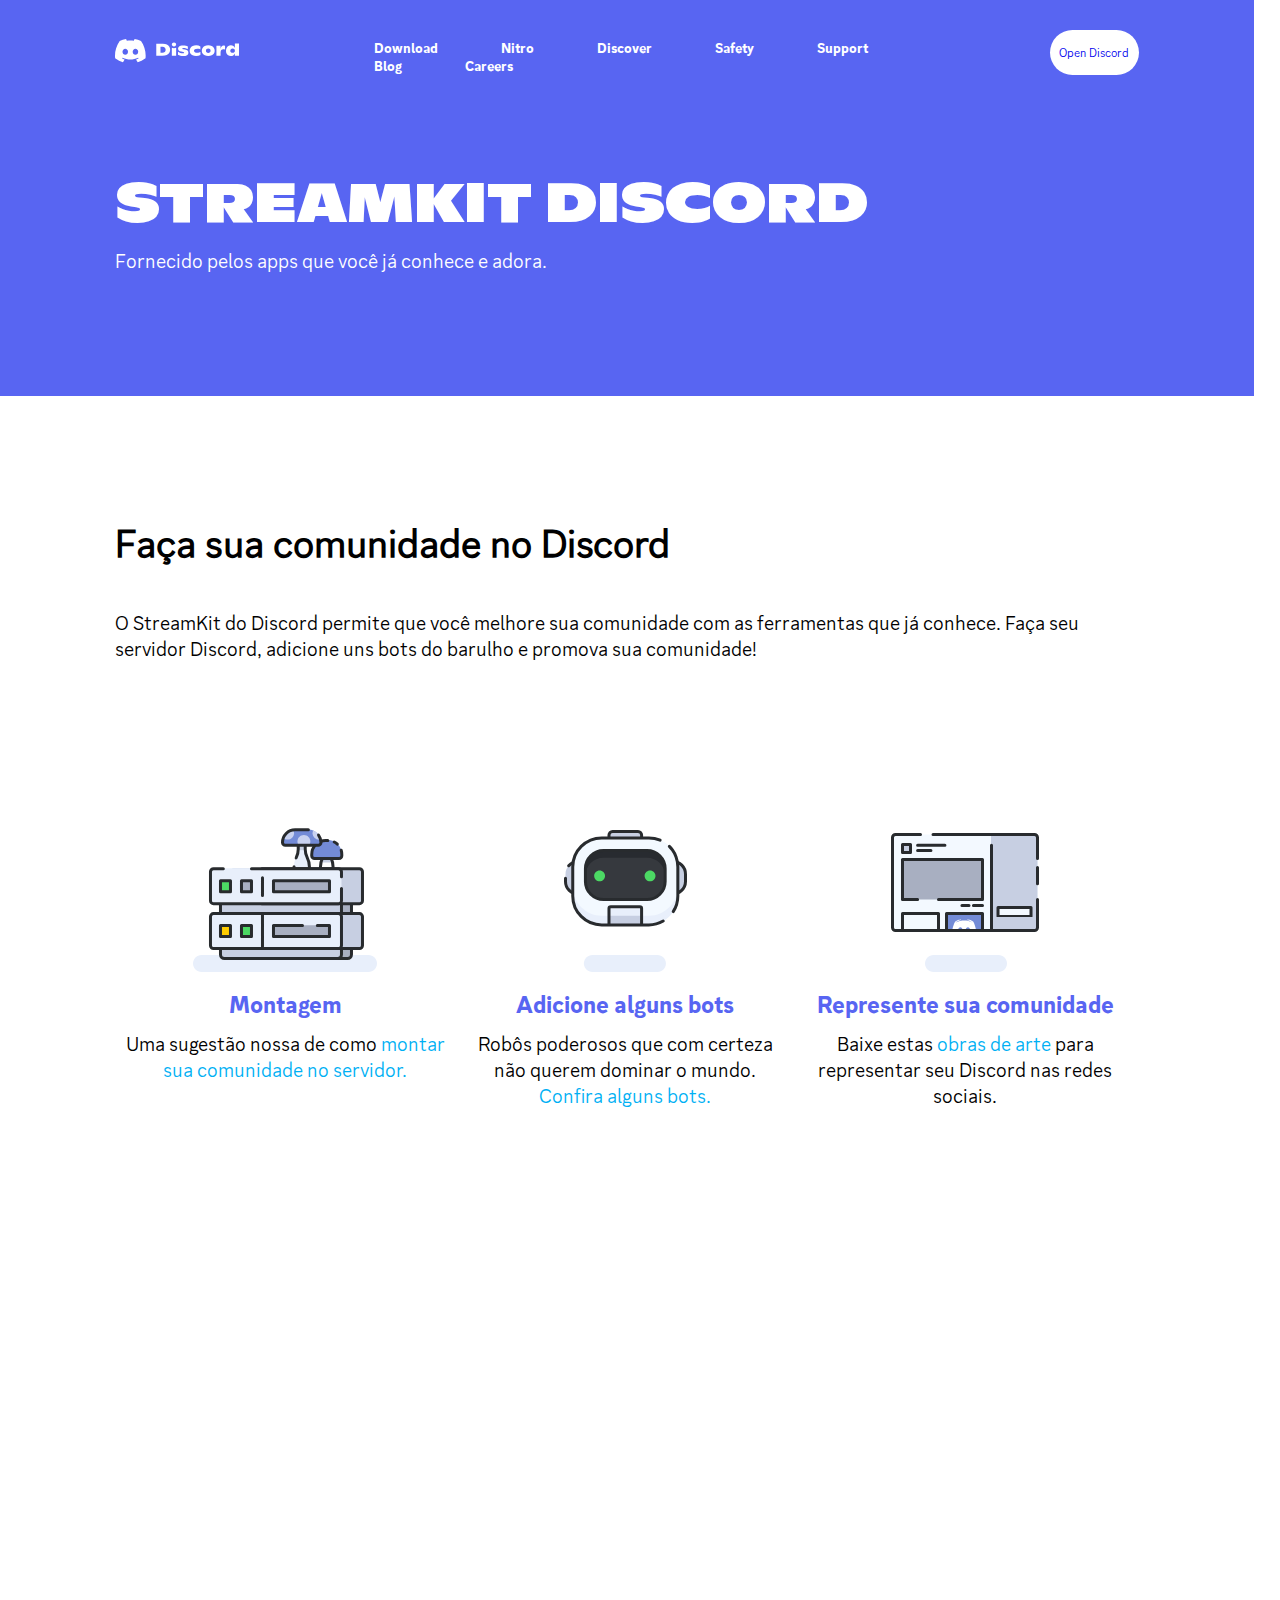
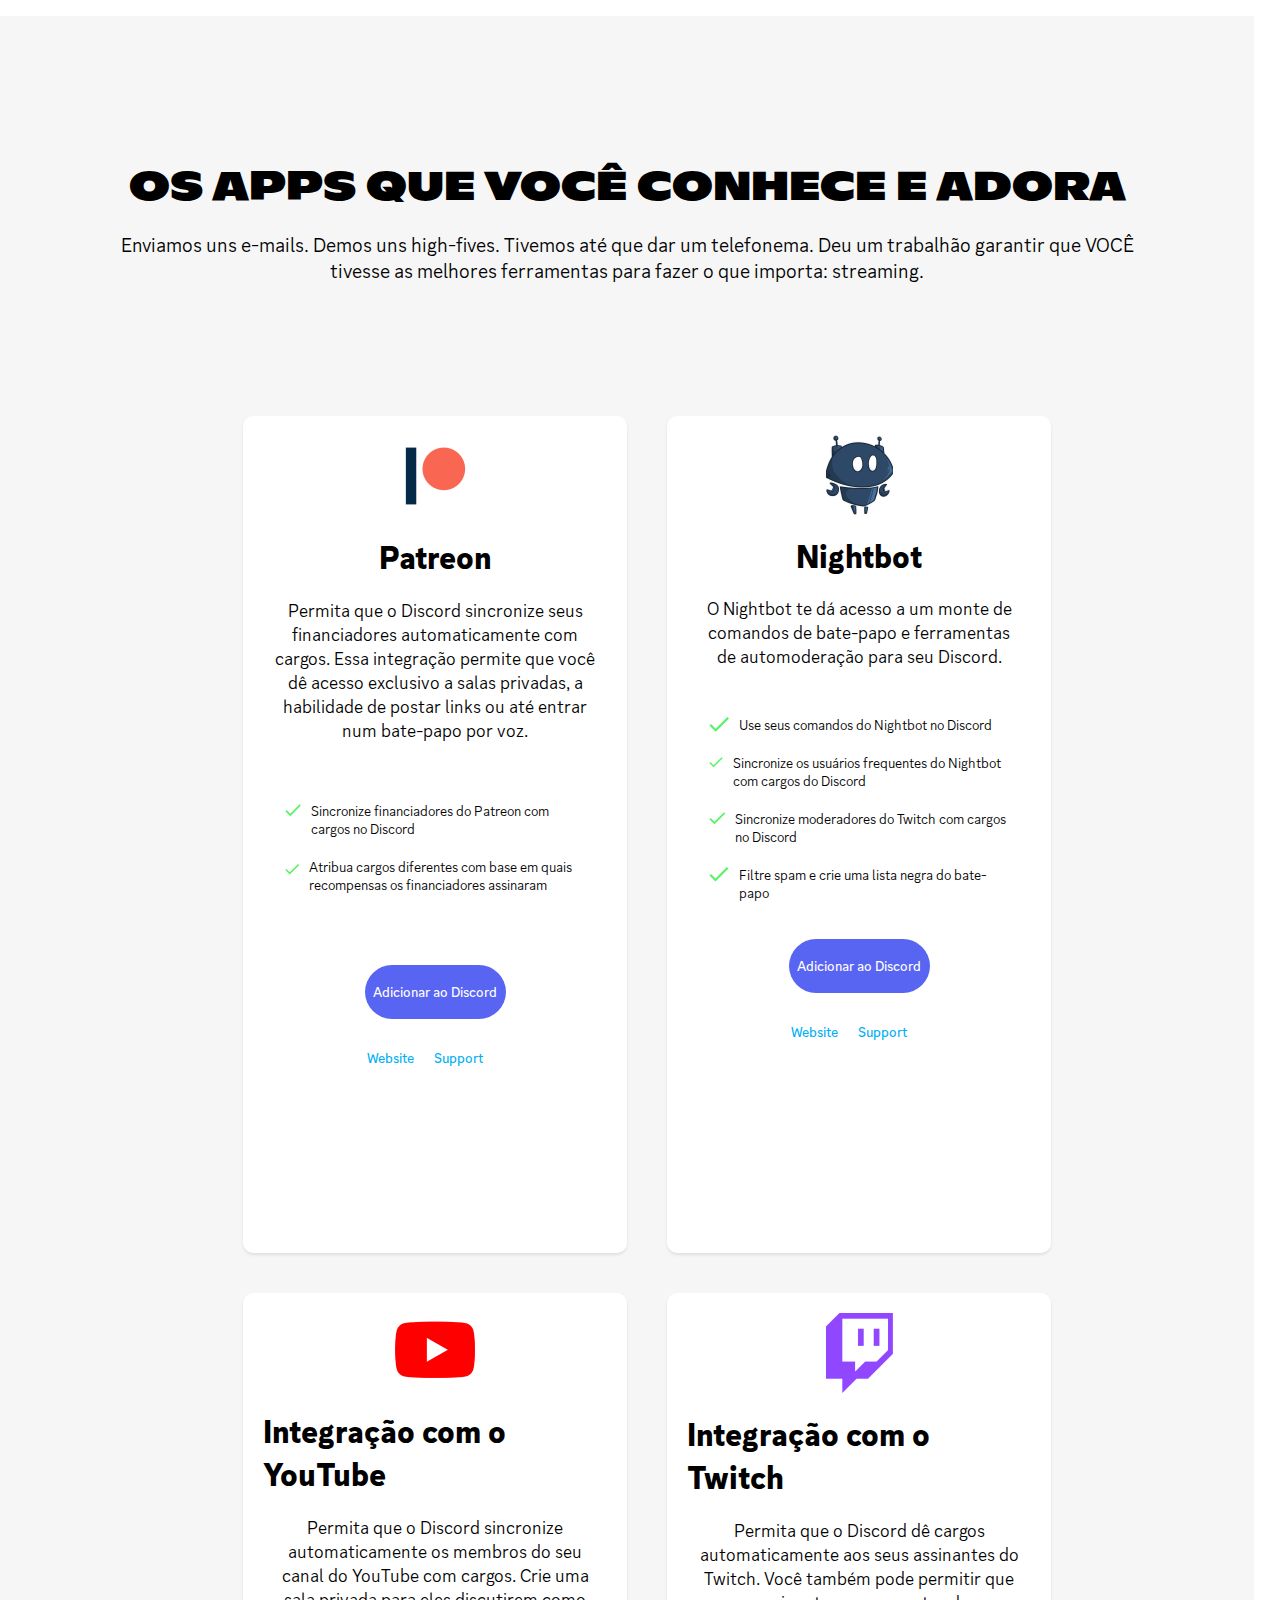
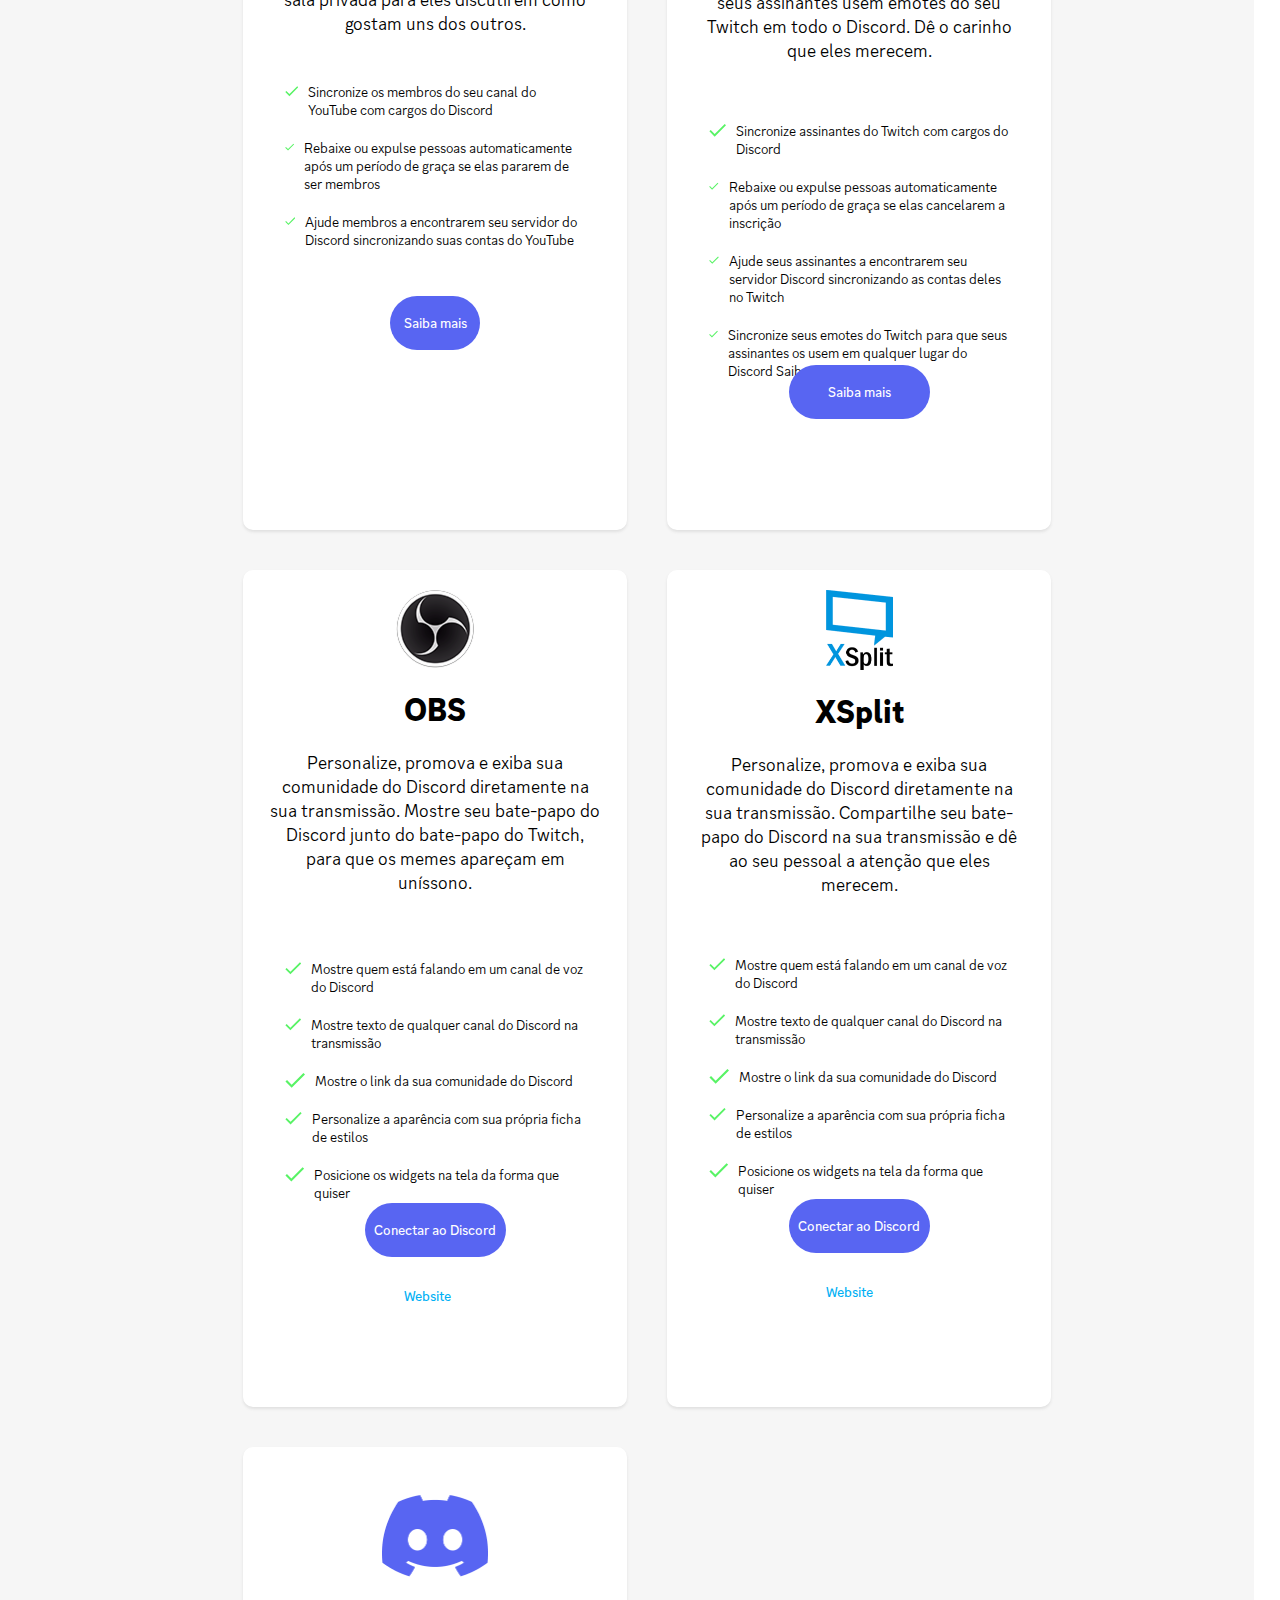
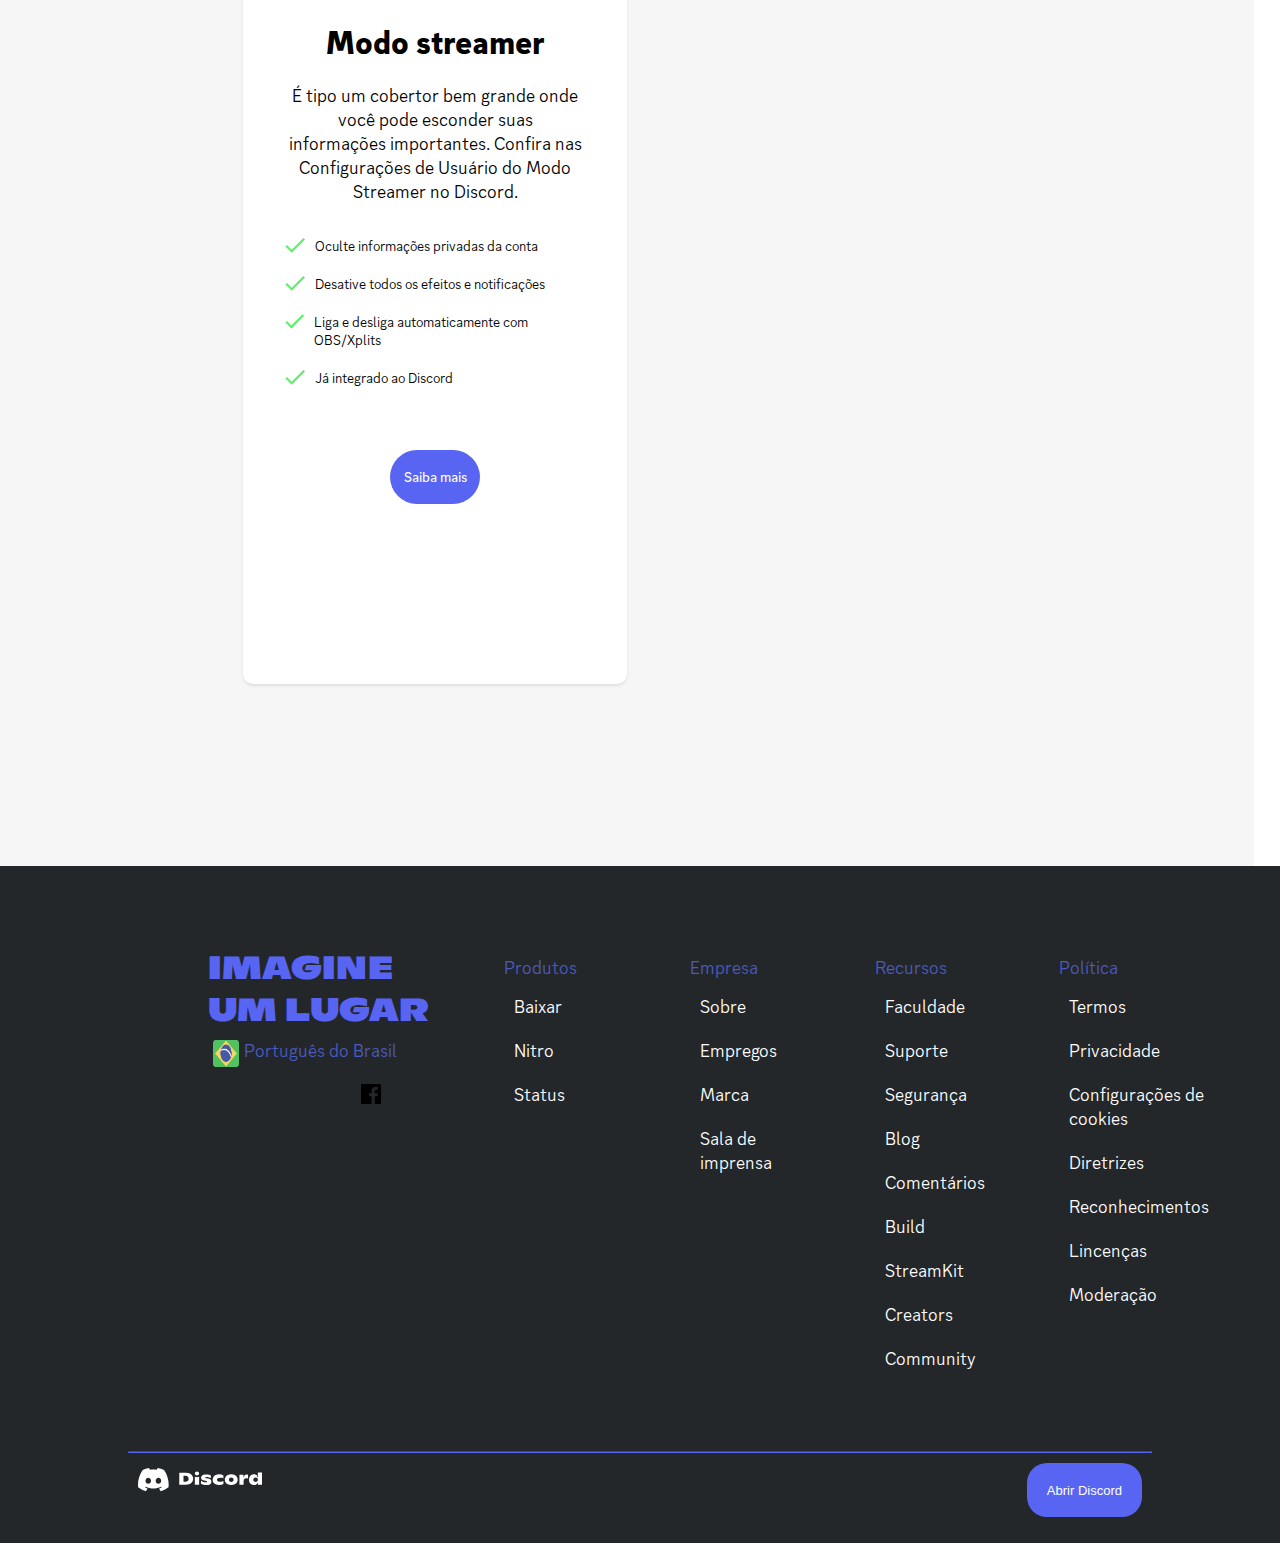
<file: discord-steramkit/src/pages/discord/index.html>
<!DOCTYPE html>
<html lang="pt-BR">
<head>
    <meta charset="UTF-8">
    <meta http-equiv="X-UA-Compatible" content="IE=edge">
    <meta name="viewport" content="width=device-width, initial-scale=1.0">
    <title>DISCORD</title>
    <link rel="stylesheet" href="index.css">
    <link rel="stylesheet" href="../../common/common.css">
</head>
<body>
    <main class="principal">

       <section class="faixa-azul">

            <div class="doroteia">
                <div id="imagem-discord"> <svg width="124" height="34" viewBox="0 0 124 34" class="logo-3oeRIY"><g fill="currentColor"><path d="M26.0015 6.9529C24.0021 6.03845 21.8787 5.37198 19.6623 5C19.3833 5.48048 19.0733 6.13144 18.8563 6.64292C16.4989 6.30193 14.1585 6.30193 11.8336 6.64292C11.6166 6.13144 11.2911 5.48048 11.0276 5C8.79575 5.37198 6.67235 6.03845 4.6869 6.9529C0.672601 12.8736 -0.41235 18.6548 0.130124 24.3585C2.79599 26.2959 5.36889 27.4739 7.89682 28.2489C8.51679 27.4119 9.07477 26.5129 9.55525 25.5675C8.64079 25.2265 7.77283 24.808 6.93587 24.312C7.15286 24.1571 7.36986 23.9866 7.57135 23.8161C12.6241 26.1255 18.0969 26.1255 23.0876 23.8161C23.3046 23.9866 23.5061 24.1571 23.7231 24.312C22.8861 24.808 22.0182 25.2265 21.1037 25.5675C21.5842 26.5129 22.1422 27.4119 22.7621 28.2489C25.2885 27.4739 27.8769 26.2959 30.5288 24.3585C31.1952 17.7559 29.4733 12.0212 26.0015 6.9529ZM10.2527 20.8402C8.73376 20.8402 7.49382 19.4608 7.49382 17.7714C7.49382 16.082 8.70276 14.7025 10.2527 14.7025C11.7871 14.7025 13.0425 16.082 13.0115 17.7714C13.0115 19.4608 11.7871 20.8402 10.2527 20.8402ZM20.4373 20.8402C18.9183 20.8402 17.6768 19.4608 17.6768 17.7714C17.6768 16.082 18.8873 14.7025 20.4373 14.7025C21.9717 14.7025 23.2271 16.082 23.1961 17.7714C23.1961 19.4608 21.9872 20.8402 20.4373 20.8402Z"></path><path d="M41.2697 9.86615H47.8585C49.4394 9.86615 50.7878 10.1141 51.8883 10.6101C52.9887 11.1061 53.8102 11.7881 54.3527 12.6715C54.8951 13.555 55.1741 14.5624 55.1741 15.7094C55.1741 16.8253 54.8952 17.8328 54.3217 18.7472C53.7482 19.6462 52.8803 20.3746 51.7178 20.9016C50.5554 21.4286 49.1139 21.6921 47.3935 21.6921H41.2697V9.86615ZM47.316 18.6852C48.3854 18.6852 49.2069 18.4217 49.7804 17.8793C50.3539 17.3523 50.6484 16.6083 50.6484 15.6939C50.6484 14.8414 50.3849 14.1594 49.8734 13.648C49.3619 13.1365 48.587 12.873 47.5485 12.873H45.4871V18.6852H47.316Z"></path><path d="M65.4362 21.6774C64.5217 21.4449 63.7003 21.1039 62.9718 20.6389V17.8335C63.5298 18.2675 64.2582 18.6085 65.1882 18.8875C66.1181 19.1665 67.0171 19.306 67.8851 19.306C68.288 19.306 68.598 19.2595 68.7995 19.151C69.001 19.0425 69.1095 18.9185 69.1095 18.7635C69.1095 18.593 69.0475 18.4535 68.939 18.345C68.8305 18.2365 68.6135 18.1435 68.288 18.0505L66.2576 17.6011C65.0952 17.3376 64.2737 16.9501 63.7777 16.4851C63.2818 16.0201 63.0493 15.3847 63.0493 14.6097C63.0493 13.9587 63.2663 13.3853 63.6847 12.9048C64.1187 12.4243 64.7232 12.0523 65.5137 11.7888C66.3041 11.5254 67.2186 11.3859 68.288 11.3859C69.2335 11.3859 70.1014 11.4789 70.8919 11.6959C71.6823 11.8973 72.3333 12.1608 72.8448 12.4708V15.1212C72.3178 14.8112 71.6979 14.5632 71.0159 14.3772C70.3184 14.1912 69.6055 14.0982 68.877 14.0982C67.823 14.0982 67.2961 14.2842 67.2961 14.6407C67.2961 14.8112 67.3736 14.9352 67.5441 15.0282C67.7146 15.1212 68.009 15.1987 68.443 15.2917L70.1324 15.6017C71.2329 15.7876 72.0543 16.1286 72.5968 16.6091C73.1393 17.0896 73.4028 17.787 73.4028 18.7325C73.4028 19.7555 72.9533 20.5769 72.0543 21.1659C71.1554 21.7704 69.8844 22.0648 68.2415 22.0648C67.2806 22.0338 66.3506 21.9098 65.4362 21.6774Z"></path><path d="M77.5891 21.3213C76.6281 20.8408 75.8842 20.2054 75.4037 19.3994C74.9077 18.5934 74.6752 17.679 74.6752 16.656C74.6752 15.6486 74.9232 14.7341 75.4347 13.9437C75.9462 13.1377 76.6901 12.5177 77.6666 12.0528C78.643 11.6033 79.821 11.3708 81.1849 11.3708C82.8743 11.3708 84.2693 11.7273 85.3852 12.4402V15.5246C84.9977 15.2611 84.5328 15.0286 84.0058 14.8736C83.4788 14.7031 82.9208 14.6256 82.3319 14.6256C81.2779 14.6256 80.472 14.8116 79.8675 15.1991C79.2785 15.5866 78.984 16.0826 78.984 16.7025C78.984 17.307 79.263 17.803 79.852 18.1905C80.4254 18.5779 81.2624 18.7794 82.3474 18.7794C82.9053 18.7794 83.4633 18.7019 84.0058 18.5314C84.5483 18.3609 85.0287 18.175 85.4162 17.927V20.9183C84.1762 21.6623 82.7348 22.0343 81.1074 22.0343C79.728 22.0343 78.5655 21.7863 77.5891 21.3213Z"></path><path d="M89.8041 21.3213C88.8276 20.8408 88.0837 20.2054 87.5722 19.3839C87.0607 18.5624 86.7972 17.648 86.7972 16.625C86.7972 15.6176 87.0607 14.7031 87.5722 13.9127C88.0837 13.1222 88.8276 12.5022 89.7886 12.0528C90.7495 11.6033 91.9119 11.3708 93.2464 11.3708C94.5794 11.3708 95.7418 11.5878 96.7028 12.0528C97.6637 12.5022 98.4077 13.1222 98.9192 13.9127C99.4306 14.7031 99.6786 15.6021 99.6786 16.625C99.6786 17.6325 99.4306 18.5624 98.9192 19.3839C98.4077 20.2054 97.6792 20.8563 96.7028 21.3213C95.7263 21.7863 94.5794 22.0343 93.2464 22.0343C91.9274 22.0343 90.7805 21.7863 89.8041 21.3213ZM94.9358 18.3299C95.3388 17.927 95.5558 17.369 95.5558 16.7025C95.5558 16.0206 95.3543 15.4936 94.9358 15.0906C94.5174 14.6876 93.9594 14.4861 93.2619 14.4861C92.5335 14.4861 91.9739 14.6876 91.5555 15.0906C91.1525 15.4936 90.9355 16.0206 90.9355 16.7025C90.9355 17.3845 91.137 17.927 91.5555 18.3299C91.9739 18.7484 92.5335 18.9499 93.2619 18.9499C93.9594 18.9344 94.5329 18.7329 94.9358 18.3299Z"></path><path d="M110.048 11.9901V15.6325C109.614 15.3535 109.056 15.214 108.374 15.214C107.475 15.214 106.777 15.493 106.297 16.0354C105.816 16.5779 105.568 17.4304 105.568 18.5773V21.6772H101.43V11.8196H105.491V14.966C105.708 13.819 106.08 12.9666 106.576 12.4241C107.072 11.8816 107.723 11.5872 108.513 11.5872C109.102 11.5872 109.614 11.7267 110.048 11.9901Z"></path><path d="M124 9.52563V21.6925H119.862V19.4761C119.505 20.3131 118.978 20.9486 118.265 21.3825C117.551 21.8165 116.667 22.0335 115.613 22.0335C114.683 22.0335 113.862 21.801 113.164 21.3515C112.467 20.9021 111.925 20.2666 111.553 19.4761C111.181 18.6702 110.995 17.7712 110.995 16.7793C110.979 15.7408 111.181 14.8109 111.599 13.9894C112.002 13.168 112.591 12.5325 113.335 12.0675C114.079 11.6025 114.931 11.37 115.892 11.37C117.861 11.37 119.18 12.2225 119.862 13.9429V9.52563H124ZM119.242 18.2517C119.66 17.8487 119.877 17.3062 119.877 16.6553C119.877 16.0198 119.676 15.5083 119.257 15.1209C118.839 14.7334 118.281 14.5319 117.582 14.5319C116.884 14.5319 116.326 14.7334 115.908 15.1364C115.489 15.5393 115.288 16.0508 115.288 16.7018C115.288 17.3527 115.489 17.8642 115.908 18.2672C116.326 18.6702 116.869 18.8717 117.566 18.8717C118.265 18.8717 118.823 18.6702 119.242 18.2517Z"></path><path d="M58.9885 12.4091C60.1772 12.4091 61.1429 11.5416 61.1429 10.4717C61.1429 9.40164 60.1772 8.5343 58.9885 8.5343C57.7981 8.5343 56.8341 9.40164 56.8341 10.4717C56.8341 11.5416 57.7981 12.4091 58.9885 12.4091Z"></path><path d="M61.1429 13.741C59.8254 14.3144 58.1825 14.3299 56.8341 13.741V21.6921H61.1429V13.741Z"></path></g></svg> </div>

                <div class="a" >
                  <a href="">Download</a>
                  <a href="">Nitro</a>
                  <a href="">Discover</a>
                  <a href="">Safety</a>
                  <a href="">Support</a>
                  <a href="">Blog</a>
                  <a href="">Careers</a>

                </div>

                <div id="login"> <a href="https://www.google.com.br"> Open Discord </a>
                </div>
            </div>
             
            <div class="jurema">
                <div class="bloco1"> <h1>STREAMKIT DISCORD</h1></div>
                
                <div class="bloco2"> <p> Fornecido pelos apps que você já conhece e adora.</p></div>
              
            </div>

       </section> 

       <section class="comunidade"> 
            <div class="cima">
                    <div class="bloco3">
                        <h1>Faça  sua  comunidade  no  Discord</h1>
                    </div>
                    <div class="bloco4">
                        <p>O StreamKit do Discord permite que você melhore sua comunidade com as ferramentas que já conhece. Faça seu servidor Discord, adicione uns bots do barulho e promova sua comunidade!</p>
                    </div>
            </div>

            <div class="baixo">
                <div class="quadrado">

                    <img src="../../assets/images/montagem.svg" alt="">                    

                    <div class="quadrado-bloco">
                       

                        <h1>Montagem</h1>

                    <p>Uma sugestão nossa de como<a href="https://discord.com/blog/how-to-get-the-most-out-of-your-community-server"> montar sua comunidade no servidor.</a></p>

                    

                    </div>

                    


                </div>

                <div class="quadrado">

                    <img src="../../assets/images/robo.svg" alt="">

                    <div class="quadrado-bloco">
                        

                        <h1>Adicione alguns bots</h1>

                        <p>Robôs poderosos que com certeza não querem dominar o mundo.<a href=""> Confira alguns bots.</a>
                        </p>
    
                        
    
                    </div>



                </div>

                    

                   

                  
                <div class="quadrado">

                    <img src="../../assets/images/comunidade.svg" alt="">

                    <div class="quadrado-bloco">

                       
    
                        <h1>Represente sua comunidade </h1>
    
                        <p>Baixe estas <a href="">obras de arte</a> para representar seu Discord nas redes sociais.</p> 
                    </p>
    
                        
    
                        
                    
    
                    </div>




                </div>

              

                

                  


            </div>    

       </section> 


        <section class="app">

            <div class="sonia">

                <div class="bloco5"> <h1>OS APPS QUE VOCÊ CONHECE E ADORA</h1> </div>
                
                <div class="bloco6"><p>Enviamos uns e-mails. Demos uns high-fives. Tivemos até que dar um telefonema. Deu um trabalhão garantir que VOCÊ tivesse as melhores ferramentas para fazer o que importa: streaming.</p> </div>
                


            </div>




            <div class="fred">



                <div class="esquerda">

                    <div class="azul-claro">

                        <div class="elementos">

                            <img src="../../assets/images/patreon.png" alt="">

                            <h1>Patreon</h1>

                            <p id="permita">Permita que o Discord sincronize seus financiadores automaticamente com cargos. Essa integração permite que você dê acesso exclusivo a salas privadas, a habilidade de postar links ou até entrar num bate-papo por voz.</p>

                        </div>

                        <div class="verificado">

                            <div class="verificado-grupo"> 

                                <svg width="18" height="14" viewBox="0 0 18 14" class="check-1Bfepi"><path d="M5.99997 11.17L1.82997 6.99997L0.409973 8.40997L5.99997 14L18 1.99997L16.59 0.589966L5.99997 11.17Z" fill="currentColor"></path></svg>
                                <p>Sincronize financiadores do Patreon com cargos no Discord</p>


                            </div>
                                
                              
                            <div class="verificado-grupo"> 

                                <svg id="certo" width="18" height="14" viewBox="0 0 18 14" class="check-1Bfepi"><path d="M5.99997 11.17L1.82997 6.99997L0.409973 8.40997L5.99997 14L18 1.99997L16.59 0.589966L5.99997 11.17Z" fill="currentColor"></path></svg>
                                <p>Atribua cargos diferentes com base em quais recompensas os financiadores assinaram</p>


                            </div>
                                
                        </div>

                        <div class="botao"> 
                            <a href="https://support.patreon.com/hc/en-us/articles/213552323-How-do-I-set-up-Discord-rewards-?utm_medium=partnerships&utm_source=zendesk&utm_campaign=discord0913"> Adicionar ao Discord</a>
                        </div>
                           

                            <div class="lado">

                                <a href="https://www.patreon.com/pt-BR">Website</a>

                                <a href="https://www.patreon.com/pt-BR">Support</a>

                            </div>


                        

                    </div>

                    
                    <div class="azul-claro">

                        <div class="elementos1">

                            <img src="../../assets/images/youtube.png" alt="">

                            <h1>Integração com o YouTube</h1>

                            <p>Permita que o Discord sincronize automaticamente os membros do seu canal do YouTube com cargos. Crie uma sala privada para eles discutirem como gostam uns dos outros.</p>

                        </div>


                        <div class="verificado">

                            <div class="verificado-grupo"> 

                                <svg width="18" height="14" viewBox="0 0 18 14" class="check-1Bfepi"><path d="M5.99997 11.17L1.82997 6.99997L0.409973 8.40997L5.99997 14L18 1.99997L16.59 0.589966L5.99997 11.17Z" fill="currentColor"></path></svg>
                                <p>Sincronize os membros do seu canal do YouTube com cargos do Discord</p>
    

                            </div>                            

                            <div class="verificado-grupo"> 
                                <svg width="18" height="14" viewBox="0 0 18 14" class="check-1Bfepi"><path d="M5.99997 11.17L1.82997 6.99997L0.409973 8.40997L5.99997 14L18 1.99997L16.59 0.589966L5.99997 11.17Z" fill="currentColor"></path></svg>
                                <p>Rebaixe ou expulse pessoas automaticamente após um período de graça se elas pararem de ser membros</p>
    
                            </div>                            

                            <div class="verificado-grupo"> 
                                <svg width="18" height="14" viewBox="0 0 18 14" class="check-1Bfepi"><path d="M5.99997 11.17L1.82997 6.99997L0.409973 8.40997L5.99997 14L18 1.99997L16.59 0.589966L5.99997 11.17Z" fill="currentColor"></path></svg>
                                <p>Ajude membros a encontrarem seu servidor do Discord sincronizando suas contas do YouTube</p>
    

                            </div>                            

                           
                            
                           
                           
                        </div>
                        

                        <div class="botao1">

                            <a href="https://support.discord.com/hc/en-us/articles/215162978-Youtube-Channel-Memberships-Integration-FAQ">Saiba mais</a>

                        </div>

                    </div>



                    <div class="azul-claro">

                        <div class="elementos2">

                            <img src="../../assets/images/obs.png" alt="">

                            <h1>OBS</h1>

                            <p>Personalize, promova e exiba sua comunidade do Discord diretamente na sua transmissão. Mostre seu bate-papo do Discord junto do bate-papo do Twitch, para que os memes apareçam em uníssono.</p>

                        </div>


                        <div class="verificado">

                            <div class="verificado-grupo"> 
                                <svg width="18" height="14" viewBox="0 0 18 14" class="check-1Bfepi"><path d="M5.99997 11.17L1.82997 6.99997L0.409973 8.40997L5.99997 14L18 1.99997L16.59 0.589966L5.99997 11.17Z" fill="currentColor"></path></svg>
                                <p>Mostre quem está falando em um canal de voz do Discord</p>
    
                            </div>                            

                            <div class="verificado-grupo"> 
                                <svg width="18" height="14" viewBox="0 0 18 14" class="check-1Bfepi"><path d="M5.99997 11.17L1.82997 6.99997L0.409973 8.40997L5.99997 14L18 1.99997L16.59 0.589966L5.99997 11.17Z" fill="currentColor"></path></svg>
                            <p>Mostre texto de qualquer canal do Discord na transmissão</p>

                            </div>                            

                            <div class="verificado-grupo"> 
                                <svg width="18" height="14" viewBox="0 0 18 14" class="check-1Bfepi"><path d="M5.99997 11.17L1.82997 6.99997L0.409973 8.40997L5.99997 14L18 1.99997L16.59 0.589966L5.99997 11.17Z" fill="currentColor"></path></svg>
                            <p>Mostre o link da sua comunidade do Discord</p>

                            </div>                            

                            <div class="verificado-grupo"> 
                                <svg width="18" height="14" viewBox="0 0 18 14" class="check-1Bfepi"><path d="M5.99997 11.17L1.82997 6.99997L0.409973 8.40997L5.99997 14L18 1.99997L16.59 0.589966L5.99997 11.17Z" fill="currentColor"></path></svg>
                            <p>Personalize a aparência com sua própria ficha de estilos</p>

                            </div>                            


                            <div class="verificado-grupo"> 
                                
                            <svg width="18" height="14" viewBox="0 0 18 14" class="check-1Bfepi"><path d="M5.99997 11.17L1.82997 6.99997L0.409973 8.40997L5.99997 14L18 1.99997L16.59 0.589966L5.99997 11.17Z" fill="currentColor"></path></svg>
                            <p>Posicione os widgets na tela da forma que quiser</p>

                            </div>                            


                           
                           
                           
                           
                           
                        </div>

                        <div class="botao2"> <a href="https://streamkit.discord.com/overlay">Conectar ao Discord</a> </div>
                        
                        

                        <div class="lado2">

                           <a href="https://obsproject.com">Website</a>

                        </div>

                    </div>


                    <div class="azul-claro">

                        <div class="elementos3">

                            <img src="../../assets/images/modo-streamer.png" alt="">
                            <h1>Modo streamer</h1>

                            <div class="paragrafo3"> <p>É tipo um cobertor bem grande onde você pode esconder suas informações importantes. Confira nas Configurações de Usuário do Modo Streamer no Discord.</p></div>
                            

                        </div>


                        <div class="verificado">

                            <div class="verificado-grupo"> 
                                <svg width="18" height="14" viewBox="0 0 18 14" class="check-1Bfepi"><path d="M5.99997 11.17L1.82997 6.99997L0.409973 8.40997L5.99997 14L18 1.99997L16.59 0.589966L5.99997 11.17Z" fill="currentColor"></path></svg>
                            <p>Oculte informações privadas da conta</p>

                            </div>     

                            <div class="verificado-grupo"> 
                                <svg width="18" height="14" viewBox="0 0 18 14" class="check-1Bfepi"><path d="M5.99997 11.17L1.82997 6.99997L0.409973 8.40997L5.99997 14L18 1.99997L16.59 0.589966L5.99997 11.17Z" fill="currentColor"></path></svg>
                                <p>Desative todos os efeitos e notificações</p>
    
                             </div>     

                            <div class="verificado-grupo"> 
                                <svg width="18" height="14" viewBox="0 0 18 14" class="check-1Bfepi"><path d="M5.99997 11.17L1.82997 6.99997L0.409973 8.40997L5.99997 14L18 1.99997L16.59 0.589966L5.99997 11.17Z" fill="currentColor"></path></svg>
                                <p>Liga e desliga automaticamente com OBS/Xplits</p>
    
                            </div>     

                            <div class="verificado-grupo"> 
                                <svg width="18" height="14" viewBox="0 0 18 14" class="check-1Bfepi"><path d="M5.99997 11.17L1.82997 6.99997L0.409973 8.40997L5.99997 14L18 1.99997L16.59 0.589966L5.99997 11.17Z" fill="currentColor"></path></svg>
                            <p>Já integrado ao Discord</p>

                            </div>     

                        
                            

                        </div>


                        <div class="botao1">

                            <a href="https://support.discord.com/hc/en-us/articles/218485407-Streamer-Mode-101">Saiba mais</a>

                        </div>

                    </div>






                </div>


                <div class="direita">


                    <div class="azul-claro">

                        <div class="elementos4">

                            <img src="../../assets/images/nightbot.png" alt="">
                            <h1>Nightbot</h1>
                            <div></div>

                            <div class="paragrafo4"> 
                                 <p>O Nightbot te dá acesso a um monte de comandos de bate-papo e ferramentas de automoderação para seu Discord.</p>
                            </div>
                           

                        </div>


                        <div class="verificado">

                            <div class="verificado-grupo"> 

                                <svg width="18" height="14" viewBox="0 0 18 14" class="check-1Bfepi"><path d="M5.99997 11.17L1.82997 6.99997L0.409973 8.40997L5.99997 14L18 1.99997L16.59 0.589966L5.99997 11.17Z" fill="currentColor"></path></svg>
                            <p>Use seus comandos do Nightbot no Discord</p>


                            </div>
                                
                            <div class="verificado-grupo"> 

                                <svg width="18" height="14" viewBox="0 0 18 14" class="check-1Bfepi"><path d="M5.99997 11.17L1.82997 6.99997L0.409973 8.40997L5.99997 14L18 1.99997L16.59 0.589966L5.99997 11.17Z" fill="currentColor"></path></svg>
                                <p>Sincronize os usuários frequentes do Nightbot com cargos do Discord</p>
    

                            </div>

                            <div class="verificado-grupo"> 

                                <svg width="18" height="14" viewBox="0 0 18 14" class="check-1Bfepi"><path d="M5.99997 11.17L1.82997 6.99997L0.409973 8.40997L5.99997 14L18 1.99997L16.59 0.589966L5.99997 11.17Z" fill="currentColor"></path></svg>
                                <p>Sincronize moderadores do Twitch com cargos no Discord</p>
    

                            </div>

                            <div class="verificado-grupo"> 

                                <svg width="18" height="14" viewBox="0 0 18 14" class="check-1Bfepi"><path d="M5.99997 11.17L1.82997 6.99997L0.409973 8.40997L5.99997 14L18 1.99997L16.59 0.589966L5.99997 11.17Z" fill="currentColor"></path></svg>
                                <p>Filtre spam e crie uma lista negra do bate-papo</p>
    

                            </div>
                           
                            
                            
                           

                        </div>

                        <div class="botao4">
                              <a href="https://nightbot.tv/login?return_to=%2Fintegrations">Adicionar ao Discord</a>
                        </div>

                      

                        <div class="lado4">

                            <a href="https://nightbot.tv">Website</a>

                            <a href="https://nightbot.tv">Support</a>

                        </div>

                    </div>


                    <div class="azul-claro">

                        <div class="elementos">

                            <img src="../../assets/images/twitch.png" alt="">
                            <h1>Integração com o Twitch</h1>
                            <p>Permita que o Discord dê cargos automaticamente aos seus assinantes do Twitch. Você também pode permitir que seus assinantes usem emotes do seu Twitch em todo o Discord. Dê o carinho que eles merecem.</p>

                        </div>


                        <div class="verificado">

                            <div class="verificado-grupo"> 

                                <svg width="18" height="14" viewBox="0 0 18 14" class="check-1Bfepi"><path d="M5.99997 11.17L1.82997 6.99997L0.409973 8.40997L5.99997 14L18 1.99997L16.59 0.589966L5.99997 11.17Z" fill="currentColor"></path></svg>
                            <p>Sincronize assinantes do Twitch com cargos do Discord</p>


                            </div>

                            <div class="verificado-grupo"> 

                                <svg width="18" height="14" viewBox="0 0 18 14" class="check-1Bfepi"><path d="M5.99997 11.17L1.82997 6.99997L0.409973 8.40997L5.99997 14L18 1.99997L16.59 0.589966L5.99997 11.17Z" fill="currentColor"></path></svg>
                                <p>Rebaixe ou expulse pessoas automaticamente após um período de graça se elas cancelarem a inscrição</p>
    

                            </div>

                            <div class="verificado-grupo"> 

                                <svg width="18" height="14" viewBox="0 0 18 14" class="check-1Bfepi"><path d="M5.99997 11.17L1.82997 6.99997L0.409973 8.40997L5.99997 14L18 1.99997L16.59 0.589966L5.99997 11.17Z" fill="currentColor"></path></svg>
                            <p>Ajude seus assinantes a encontrarem seu servidor Discord sincronizando as contas deles no Twitch</p>


                            </div>

                            <div class="verificado-grupo"> 

                                <svg width="18" height="14" viewBox="0 0 18 14" class="check-1Bfepi"><path d="M5.99997 11.17L1.82997 6.99997L0.409973 8.40997L5.99997 14L18 1.99997L16.59 0.589966L5.99997 11.17Z" fill="currentColor"></path></svg>
                                <p>Sincronize seus emotes do Twitch para que seus assinantes os usem em qualquer lugar do Discord
                                 Saiba mais</p>

                            </div>

                           



                        </div>


                        <div class="botao5">

                            <a href="">Saiba mais</a>

                        </div>

                    </div>


                    <div class="azul-claro">

                        <div class="elementos">

                            <img src="../../assets/images/xsplit.png" alt="">
                            <h1>XSplit</h1>
                            <p>Personalize, promova e exiba sua comunidade do Discord diretamente na sua transmissão. Compartilhe seu bate-papo do Discord na sua transmissão e dê ao seu pessoal a atenção que eles merecem.</p>

                        </div>


                        <div class="verificado">

                            <div class="verificado-grupo"> 
                                <svg width="18" height="14" viewBox="0 0 18 14" class="check-1Bfepi"><path d="M5.99997 11.17L1.82997 6.99997L0.409973 8.40997L5.99997 14L18 1.99997L16.59 0.589966L5.99997 11.17Z" fill="currentColor"></path></svg>
                                <p>Mostre quem está falando em um canal de voz do Discord</p>
    
                            </div>

                            <div class="verificado-grupo"> 
                                <svg width="18" height="14" viewBox="0 0 18 14" class="check-1Bfepi"><path d="M5.99997 11.17L1.82997 6.99997L0.409973 8.40997L5.99997 14L18 1.99997L16.59 0.589966L5.99997 11.17Z" fill="currentColor"></path></svg>
                            <p>Mostre texto de qualquer canal do Discord na transmissão</p>

                            </div>

                            <div class="verificado-grupo"> 
                                <svg width="18" height="14" viewBox="0 0 18 14" class="check-1Bfepi"><path d="M5.99997 11.17L1.82997 6.99997L0.409973 8.40997L5.99997 14L18 1.99997L16.59 0.589966L5.99997 11.17Z" fill="currentColor"></path></svg>
                                <p>Mostre o link da sua comunidade do Discord</p>
    
                            </div>

                            <div class="verificado-grupo"> 
                                <svg width="18" height="14" viewBox="0 0 18 14" class="check-1Bfepi"><path d="M5.99997 11.17L1.82997 6.99997L0.409973 8.40997L5.99997 14L18 1.99997L16.59 0.589966L5.99997 11.17Z" fill="currentColor"></path></svg>
                                <p>Personalize a aparência com sua própria ficha de estilos</p>
    
                            </div>

                            <div class="verificado-grupo"> 
                                <svg width="18" height="14" viewBox="0 0 18 14" class="check-1Bfepi"><path d="M5.99997 11.17L1.82997 6.99997L0.409973 8.40997L5.99997 14L18 1.99997L16.59 0.589966L5.99997 11.17Z" fill="currentColor"></path></svg>
                            <p>Posicione os widgets na tela da forma que quiser</p>

                            </div>
                           
                          
                           
                           

                        </div>
                        
                        <div class="botao5"><a href="https://streamkit.discord.com/overlay">Conectar ao Discord</a> </div>

                        

                        <div class="lado">

                           

                            <a href="https://www.xsplit.com">
                                Website</a>

                        </div>

                    </div>





                </div>










            </div>










        </section>









    </main>

    <footer>

        <div id="acabamento"> 

            <div id="acabamentos">
                <div id="acabamento1">

                    <div id="idioma"> 
    
                        <h2>IMAGINE UM LUGAR</h2>
    
                        <div id="texto-img">
                            <img src="../../assets/images/brasil.png" alt="">
                            <p>Português do Brasil</p>
                        </div>
        
                        <div id="social">
    
                            <path fill="currentColor" d="M8.2177 20.2976C15.798 20.2976 19.9327 14.0329 19.9327 8.58261V8.05011C20.7362 7.46091 21.435 6.74089 22 5.92012C21.2567 6.26235 20.4637 6.48437 19.6507 6.57791C20.5139 6.06164 21.1597 5.24885 21.4675 4.2913C20.6598 4.76183 19.7822 5.10021 18.8677 5.29365C17.3053 3.64491 14.7069 3.56109 13.0415 5.10571C11.9701 6.10222 11.5157 7.59694 11.8512 9.02114C8.54594 8.85772 5.46574 7.29769 3.37823 4.72983C2.28095 6.60789 2.84519 9.01622 4.66249 10.2114C4.00661 10.1858 3.36464 10.0146 2.78309 9.71026V9.7729C2.78257 11.7293 4.15628 13.417 6.07204 13.8136C5.46884 13.9751 4.83671 13.9965 4.22396 13.8763C4.76475 15.5538 6.31437 16.7003 8.07674 16.7267C6.62377 17.8749 4.82287 18.4936 2.97103 18.4808C2.65779 18.4808 2.31323 18.4495 2 18.4182C3.84433 19.6513 6.0148 20.3057 8.23336 20.2976"></path>
    
                            <path fill-rule="evenodd" clip-rule="evenodd" d="M11.9968 15.3355C10.1564 15.3355 8.66451 13.8435 8.66451 12.0032C8.66451 10.1628 10.1564 8.67089 11.9968 8.67089C13.8372 8.67089 15.3291 10.1628 15.3291 12.0032C15.3291 13.8435 13.8372 15.3355 11.9968 15.3355ZM11.9968 6.86966C9.16161 6.86966 6.86328 9.16799 6.86328 12.0032C6.86328 14.8384 9.16161 17.1367 11.9968 17.1367C14.832 17.1367 17.1303 14.8384 17.1303 12.0032C17.1303 9.16799 14.832 6.86966 11.9968 6.86966Z"></path>
    
                            <svg width="24" height="24" viewBox="0 0 24 24" class="socialIcon-38NB2e"><path fill="currentColor" d="M20.875 2H3.09375C2.46875 2 2 2.5 2 3.09375V20.875C2 21.5 2.5 21.9687 3.09375 21.9687H12.6875V14.2188H10.0625V11.1875H12.6562V8.96874C12.6562 6.375 14.2187 4.96875 16.5312 4.96875C17.625 4.96875 18.5937 5.0625 18.875 5.09375V7.78125H17.2812C16.0312 7.78125 15.7812 8.375 15.7812 9.25V11.1875H18.7812L18.4062 14.25H15.8125V22H20.9062C21.5312 22 22 21.5 22 20.9062V3.125C22 2.46875 21.5 2 20.875 2Z"></path></svg>
    
                            <path fill-rule="evenodd" clip-rule="evenodd" d="M21.3766 4.10479C22.4093 4.38257 23.2225 5.20102 23.4985 6.24038C24 8.12411 24 12.0545 24 12.0545C24 12.0545 24 15.9848 23.4985 17.8688C23.2225 18.908 22.4093 19.7265 21.3766 20.0044C19.505 20.5091 12 20.5091 12 20.5091C12 20.5091 4.49496 20.5091 2.62336 20.0044C1.59082 19.7265 0.777545 18.908 0.501545 17.8688C0 15.9848 0 12.0545 0 12.0545C0 12.0545 0 8.12411 0.501545 6.24038C0.777545 5.20102 1.59082 4.38257 2.62336 4.10479C4.49496 3.59998 12 3.59998 12 3.59998C12 3.59998 19.505 3.59998 21.3766 4.10479ZM15.8182 12.0546L9.54551 15.623V8.48596L15.8182 12.0546Z" fill="currentColor"></path>
    
                        </div>
    
                    </div>
    
                </div>
    
                <div id="acabamento2">
    
                    <div id="produtos">
                        <p class="roxo">Produtos</p>
                        <a href="#">Baixar</a>
                        <a href="#">Nitro</a>
                        <a href="#">Status</a>
                    </div>
    
                    <div id="empresa">
                        <p class="roxo">Empresa</p>
                        <a href="#">Sobre</a>
                        <a href="#">Empregos</a>
                        <a href="#">Marca</a>
                        <a href="#">Sala de imprensa</a>
                    </div>
    
                    <div id="recurso">
                        <p class="roxo">Recursos</p>
                        <a href="#">Faculdade</a>
                        <a href="#">Suporte</a>
                        <a href="#">Segurança</a>
                        <a href="#">Blog</a>
                        <a href="#">Comentários</a>
                        <a href="#">Build</a>
                        <a href="#">StreamKit</a>
                        <a href="#">Creators</a>
                        <a href="#">Community</a>
                    </div>
    
                    <div id="politica">
                        <p class="roxo">Política</p>
                        <a href="#">Termos</a>
                        <a href="#">Privacidade</a>
                        <a href="#">Configurações de cookies</a>
                        <a href="#">Diretrizes</a>
                        <a href="#">Reconhecimentos</a>
                        <a href="#">Lincenças</a>
                        <a href="#">Moderação</a>
                    </div>
                </div>
    

            </div>
          
            <div id="divisão">
                <hr>
            </div>

            <div id="acabamento3">
                <div id="final">

                    <div id="logo-final"><svg width="124" height="34" viewBox="0 0 124 34" class="logo-TA52YN"><g fill="currentColor"><path d="M26.0015 6.9529C24.0021 6.03845 21.8787 5.37198 19.6623 5C19.3833 5.48048 19.0733 6.13144 18.8563 6.64292C16.4989 6.30193 14.1585 6.30193 11.8336 6.64292C11.6166 6.13144 11.2911 5.48048 11.0276 5C8.79575 5.37198 6.67235 6.03845 4.6869 6.9529C0.672601 12.8736 -0.41235 18.6548 0.130124 24.3585C2.79599 26.2959 5.36889 27.4739 7.89682 28.2489C8.51679 27.4119 9.07477 26.5129 9.55525 25.5675C8.64079 25.2265 7.77283 24.808 6.93587 24.312C7.15286 24.1571 7.36986 23.9866 7.57135 23.8161C12.6241 26.1255 18.0969 26.1255 23.0876 23.8161C23.3046 23.9866 23.5061 24.1571 23.7231 24.312C22.8861 24.808 22.0182 25.2265 21.1037 25.5675C21.5842 26.5129 22.1422 27.4119 22.7621 28.2489C25.2885 27.4739 27.8769 26.2959 30.5288 24.3585C31.1952 17.7559 29.4733 12.0212 26.0015 6.9529ZM10.2527 20.8402C8.73376 20.8402 7.49382 19.4608 7.49382 17.7714C7.49382 16.082 8.70276 14.7025 10.2527 14.7025C11.7871 14.7025 13.0425 16.082 13.0115 17.7714C13.0115 19.4608 11.7871 20.8402 10.2527 20.8402ZM20.4373 20.8402C18.9183 20.8402 17.6768 19.4608 17.6768 17.7714C17.6768 16.082 18.8873 14.7025 20.4373 14.7025C21.9717 14.7025 23.2271 16.082 23.1961 17.7714C23.1961 19.4608 21.9872 20.8402 20.4373 20.8402Z"></path><path d="M41.2697 9.86615H47.8585C49.4394 9.86615 50.7878 10.1141 51.8883 10.6101C52.9887 11.1061 53.8102 11.7881 54.3527 12.6715C54.8951 13.555 55.1741 14.5624 55.1741 15.7094C55.1741 16.8253 54.8952 17.8328 54.3217 18.7472C53.7482 19.6462 52.8803 20.3746 51.7178 20.9016C50.5554 21.4286 49.1139 21.6921 47.3935 21.6921H41.2697V9.86615ZM47.316 18.6852C48.3854 18.6852 49.2069 18.4217 49.7804 17.8793C50.3539 17.3523 50.6484 16.6083 50.6484 15.6939C50.6484 14.8414 50.3849 14.1594 49.8734 13.648C49.3619 13.1365 48.587 12.873 47.5485 12.873H45.4871V18.6852H47.316Z"></path><path d="M65.4362 21.6774C64.5217 21.4449 63.7003 21.1039 62.9718 20.6389V17.8335C63.5298 18.2675 64.2582 18.6085 65.1882 18.8875C66.1181 19.1665 67.0171 19.306 67.8851 19.306C68.288 19.306 68.598 19.2595 68.7995 19.151C69.001 19.0425 69.1095 18.9185 69.1095 18.7635C69.1095 18.593 69.0475 18.4535 68.939 18.345C68.8305 18.2365 68.6135 18.1435 68.288 18.0505L66.2576 17.6011C65.0952 17.3376 64.2737 16.9501 63.7777 16.4851C63.2818 16.0201 63.0493 15.3847 63.0493 14.6097C63.0493 13.9587 63.2663 13.3853 63.6847 12.9048C64.1187 12.4243 64.7232 12.0523 65.5137 11.7888C66.3041 11.5254 67.2186 11.3859 68.288 11.3859C69.2335 11.3859 70.1014 11.4789 70.8919 11.6959C71.6823 11.8973 72.3333 12.1608 72.8448 12.4708V15.1212C72.3178 14.8112 71.6979 14.5632 71.0159 14.3772C70.3184 14.1912 69.6055 14.0982 68.877 14.0982C67.823 14.0982 67.2961 14.2842 67.2961 14.6407C67.2961 14.8112 67.3736 14.9352 67.5441 15.0282C67.7146 15.1212 68.009 15.1987 68.443 15.2917L70.1324 15.6017C71.2329 15.7876 72.0543 16.1286 72.5968 16.6091C73.1393 17.0896 73.4028 17.787 73.4028 18.7325C73.4028 19.7555 72.9533 20.5769 72.0543 21.1659C71.1554 21.7704 69.8844 22.0648 68.2415 22.0648C67.2806 22.0338 66.3506 21.9098 65.4362 21.6774Z"></path><path d="M77.5891 21.3213C76.6281 20.8408 75.8842 20.2054 75.4037 19.3994C74.9077 18.5934 74.6752 17.679 74.6752 16.656C74.6752 15.6486 74.9232 14.7341 75.4347 13.9437C75.9462 13.1377 76.6901 12.5177 77.6666 12.0528C78.643 11.6033 79.821 11.3708 81.1849 11.3708C82.8743 11.3708 84.2693 11.7273 85.3852 12.4402V15.5246C84.9977 15.2611 84.5328 15.0286 84.0058 14.8736C83.4788 14.7031 82.9208 14.6256 82.3319 14.6256C81.2779 14.6256 80.472 14.8116 79.8675 15.1991C79.2785 15.5866 78.984 16.0826 78.984 16.7025C78.984 17.307 79.263 17.803 79.852 18.1905C80.4254 18.5779 81.2624 18.7794 82.3474 18.7794C82.9053 18.7794 83.4633 18.7019 84.0058 18.5314C84.5483 18.3609 85.0287 18.175 85.4162 17.927V20.9183C84.1762 21.6623 82.7348 22.0343 81.1074 22.0343C79.728 22.0343 78.5655 21.7863 77.5891 21.3213Z"></path><path d="M89.8041 21.3213C88.8276 20.8408 88.0837 20.2054 87.5722 19.3839C87.0607 18.5624 86.7972 17.648 86.7972 16.625C86.7972 15.6176 87.0607 14.7031 87.5722 13.9127C88.0837 13.1222 88.8276 12.5022 89.7886 12.0528C90.7495 11.6033 91.9119 11.3708 93.2464 11.3708C94.5794 11.3708 95.7418 11.5878 96.7028 12.0528C97.6637 12.5022 98.4077 13.1222 98.9192 13.9127C99.4306 14.7031 99.6786 15.6021 99.6786 16.625C99.6786 17.6325 99.4306 18.5624 98.9192 19.3839C98.4077 20.2054 97.6792 20.8563 96.7028 21.3213C95.7263 21.7863 94.5794 22.0343 93.2464 22.0343C91.9274 22.0343 90.7805 21.7863 89.8041 21.3213ZM94.9358 18.3299C95.3388 17.927 95.5558 17.369 95.5558 16.7025C95.5558 16.0206 95.3543 15.4936 94.9358 15.0906C94.5174 14.6876 93.9594 14.4861 93.2619 14.4861C92.5335 14.4861 91.9739 14.6876 91.5555 15.0906C91.1525 15.4936 90.9355 16.0206 90.9355 16.7025C90.9355 17.3845 91.137 17.927 91.5555 18.3299C91.9739 18.7484 92.5335 18.9499 93.2619 18.9499C93.9594 18.9344 94.5329 18.7329 94.9358 18.3299Z"></path><path d="M110.048 11.9901V15.6325C109.614 15.3535 109.056 15.214 108.374 15.214C107.475 15.214 106.777 15.493 106.297 16.0354C105.816 16.5779 105.568 17.4304 105.568 18.5773V21.6772H101.43V11.8196H105.491V14.966C105.708 13.819 106.08 12.9666 106.576 12.4241C107.072 11.8816 107.723 11.5872 108.513 11.5872C109.102 11.5872 109.614 11.7267 110.048 11.9901Z"></path><path d="M124 9.52563V21.6925H119.862V19.4761C119.505 20.3131 118.978 20.9486 118.265 21.3825C117.551 21.8165 116.667 22.0335 115.613 22.0335C114.683 22.0335 113.862 21.801 113.164 21.3515C112.467 20.9021 111.925 20.2666 111.553 19.4761C111.181 18.6702 110.995 17.7712 110.995 16.7793C110.979 15.7408 111.181 14.8109 111.599 13.9894C112.002 13.168 112.591 12.5325 113.335 12.0675C114.079 11.6025 114.931 11.37 115.892 11.37C117.861 11.37 119.18 12.2225 119.862 13.9429V9.52563H124ZM119.242 18.2517C119.66 17.8487 119.877 17.3062 119.877 16.6553C119.877 16.0198 119.676 15.5083 119.257 15.1209C118.839 14.7334 118.281 14.5319 117.582 14.5319C116.884 14.5319 116.326 14.7334 115.908 15.1364C115.489 15.5393 115.288 16.0508 115.288 16.7018C115.288 17.3527 115.489 17.8642 115.908 18.2672C116.326 18.6702 116.869 18.8717 117.566 18.8717C118.265 18.8717 118.823 18.6702 119.242 18.2517Z"></path><path d="M58.9885 12.4091C60.1772 12.4091 61.1429 11.5416 61.1429 10.4717C61.1429 9.40164 60.1772 8.5343 58.9885 8.5343C57.7981 8.5343 56.8341 9.40164 56.8341 10.4717C56.8341 11.5416 57.7981 12.4091 58.9885 12.4091Z"></path><path d="M61.1429 13.741C59.8254 14.3144 58.1825 14.3299 56.8341 13.741V21.6921H61.1429V13.741Z"></path></g></svg>
                    </div>
                    <div id="open">
                        <button>Abrir Discord</button>
                    </div>
                </div>
            </div>


        </div>




    </footer>
   

</body>
</html>
</file>
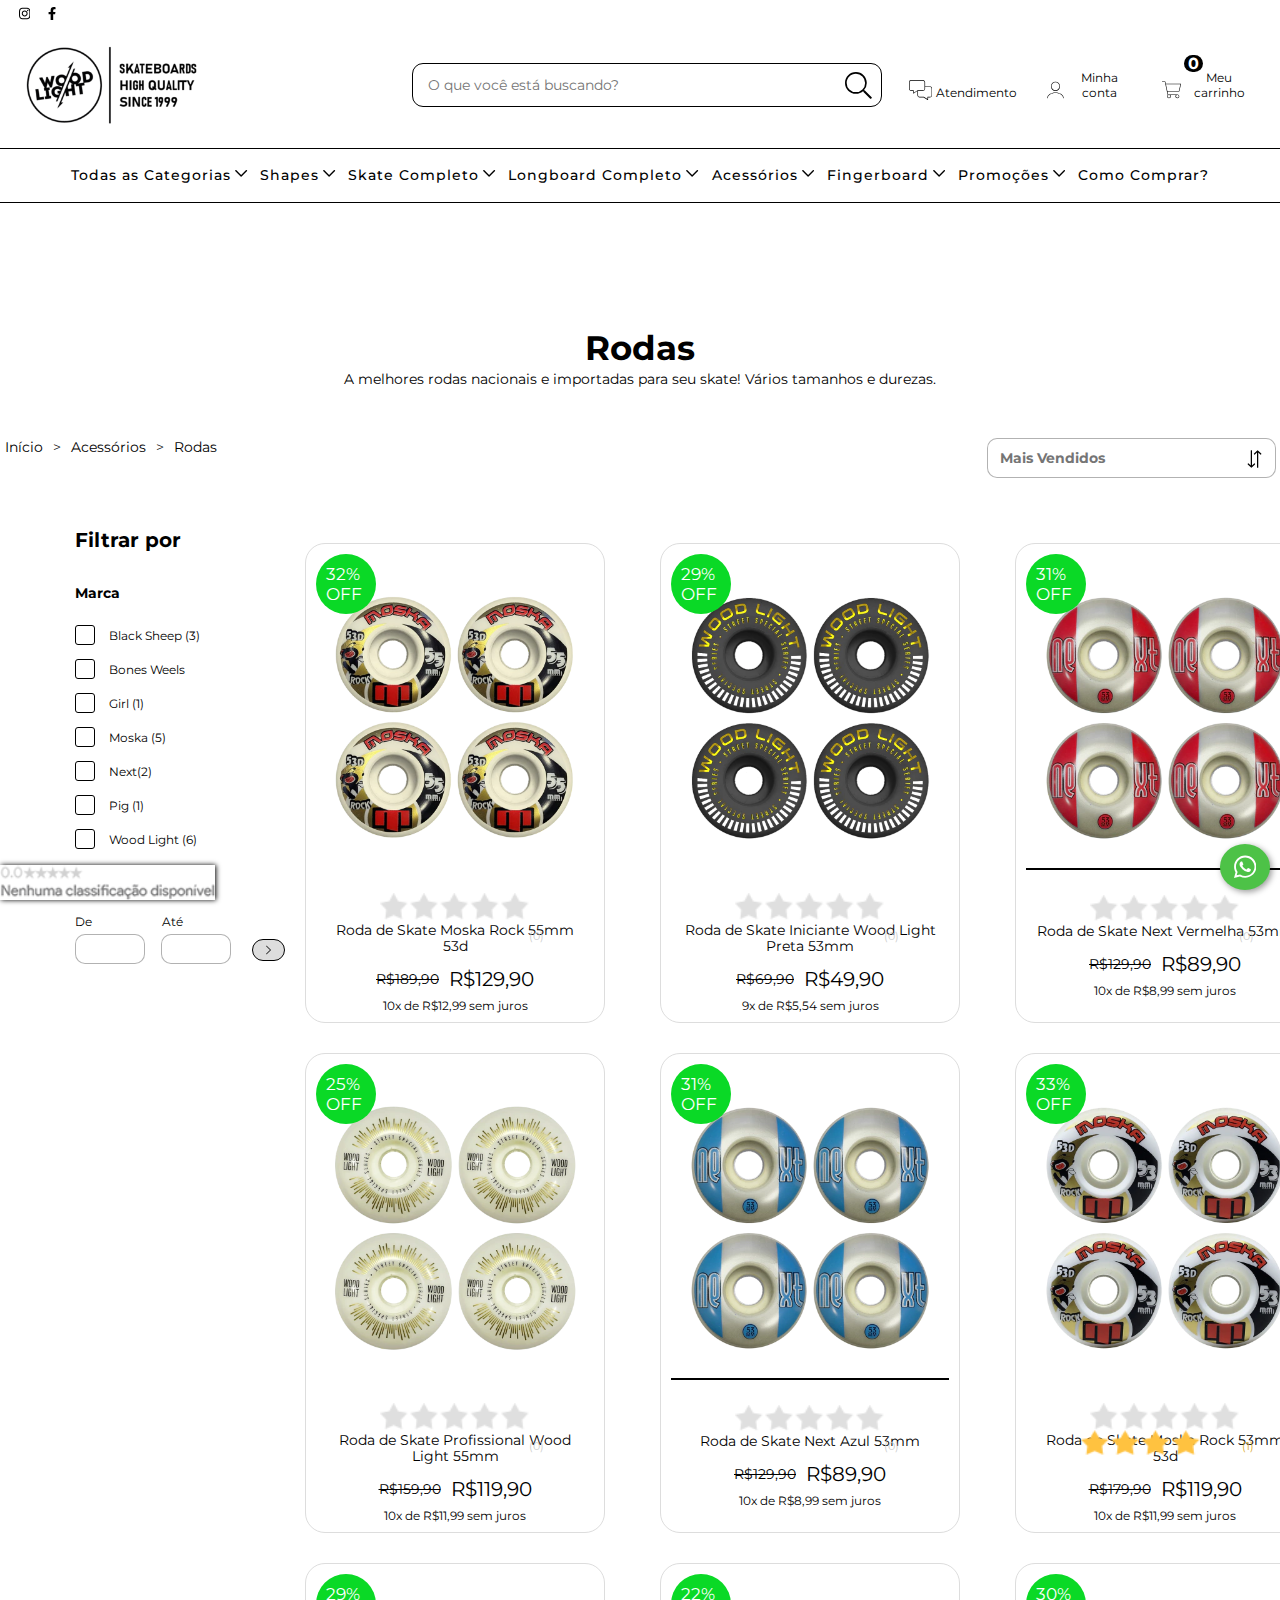
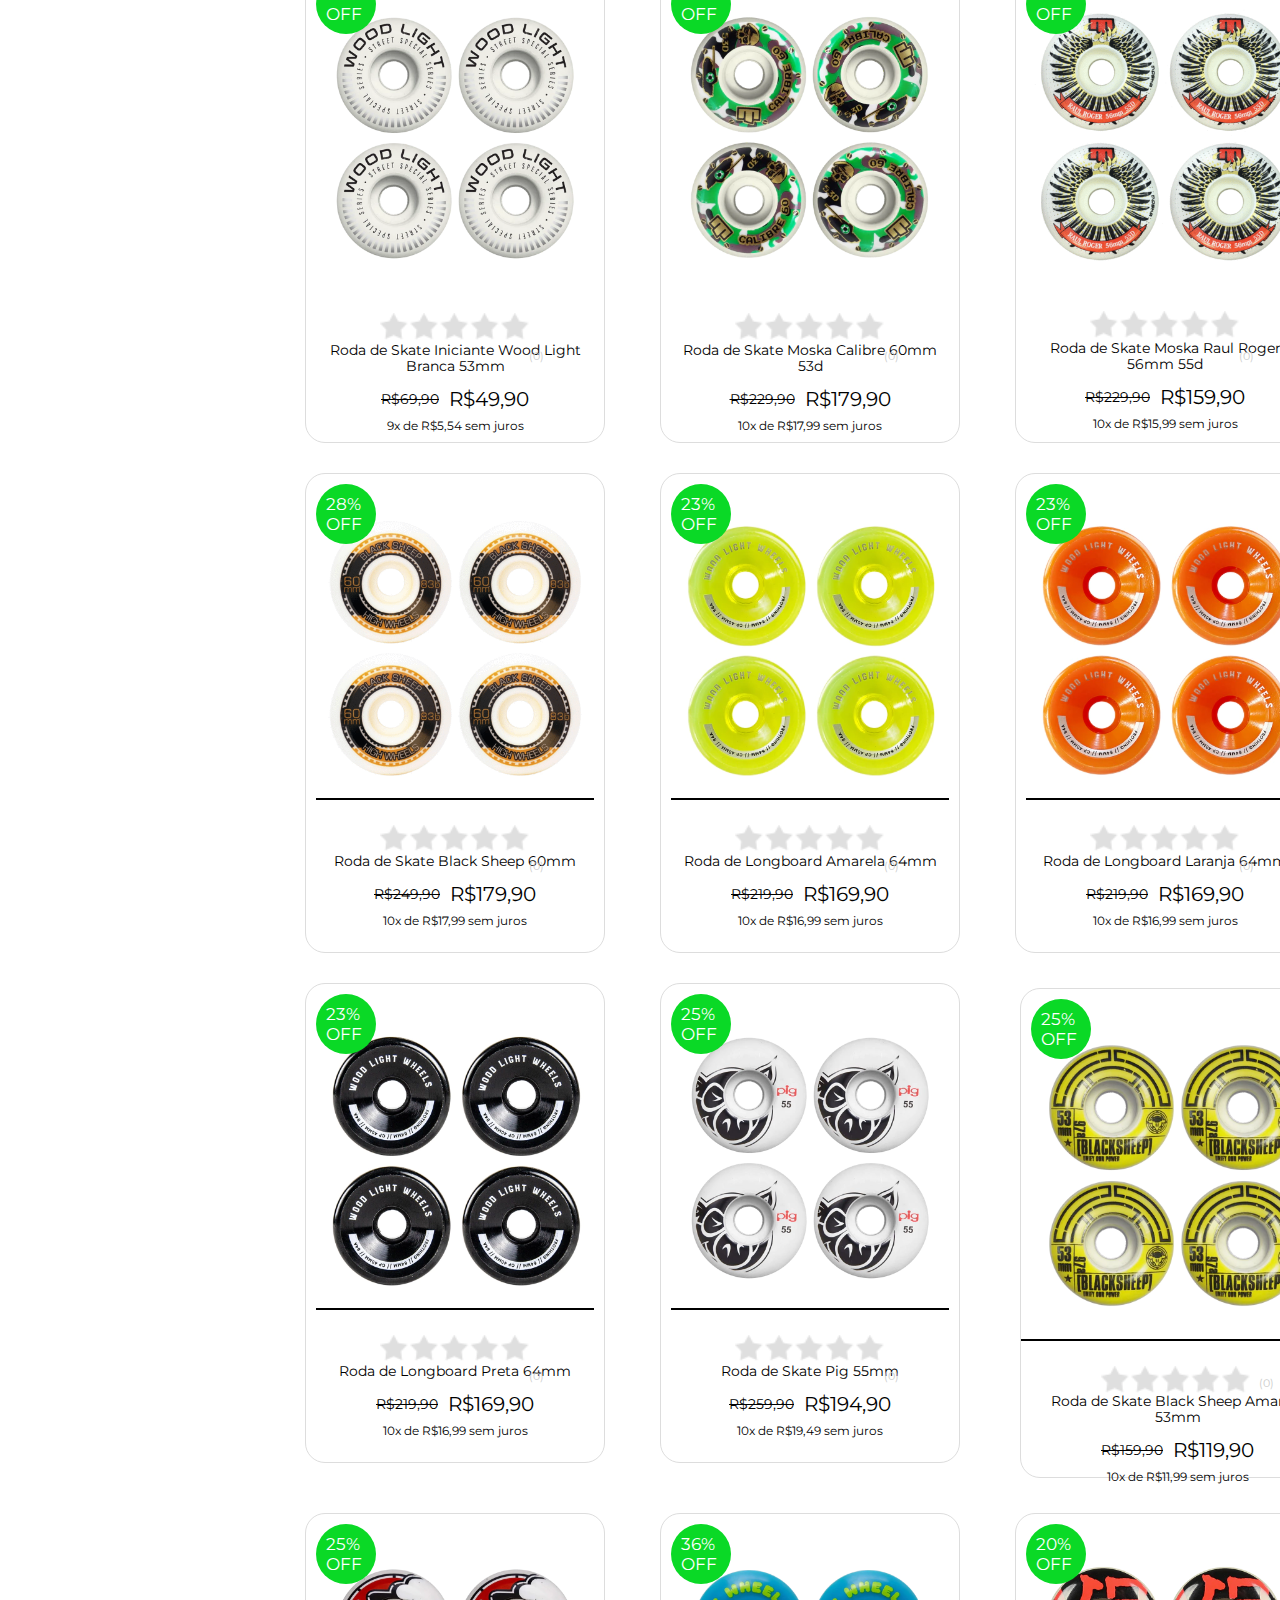
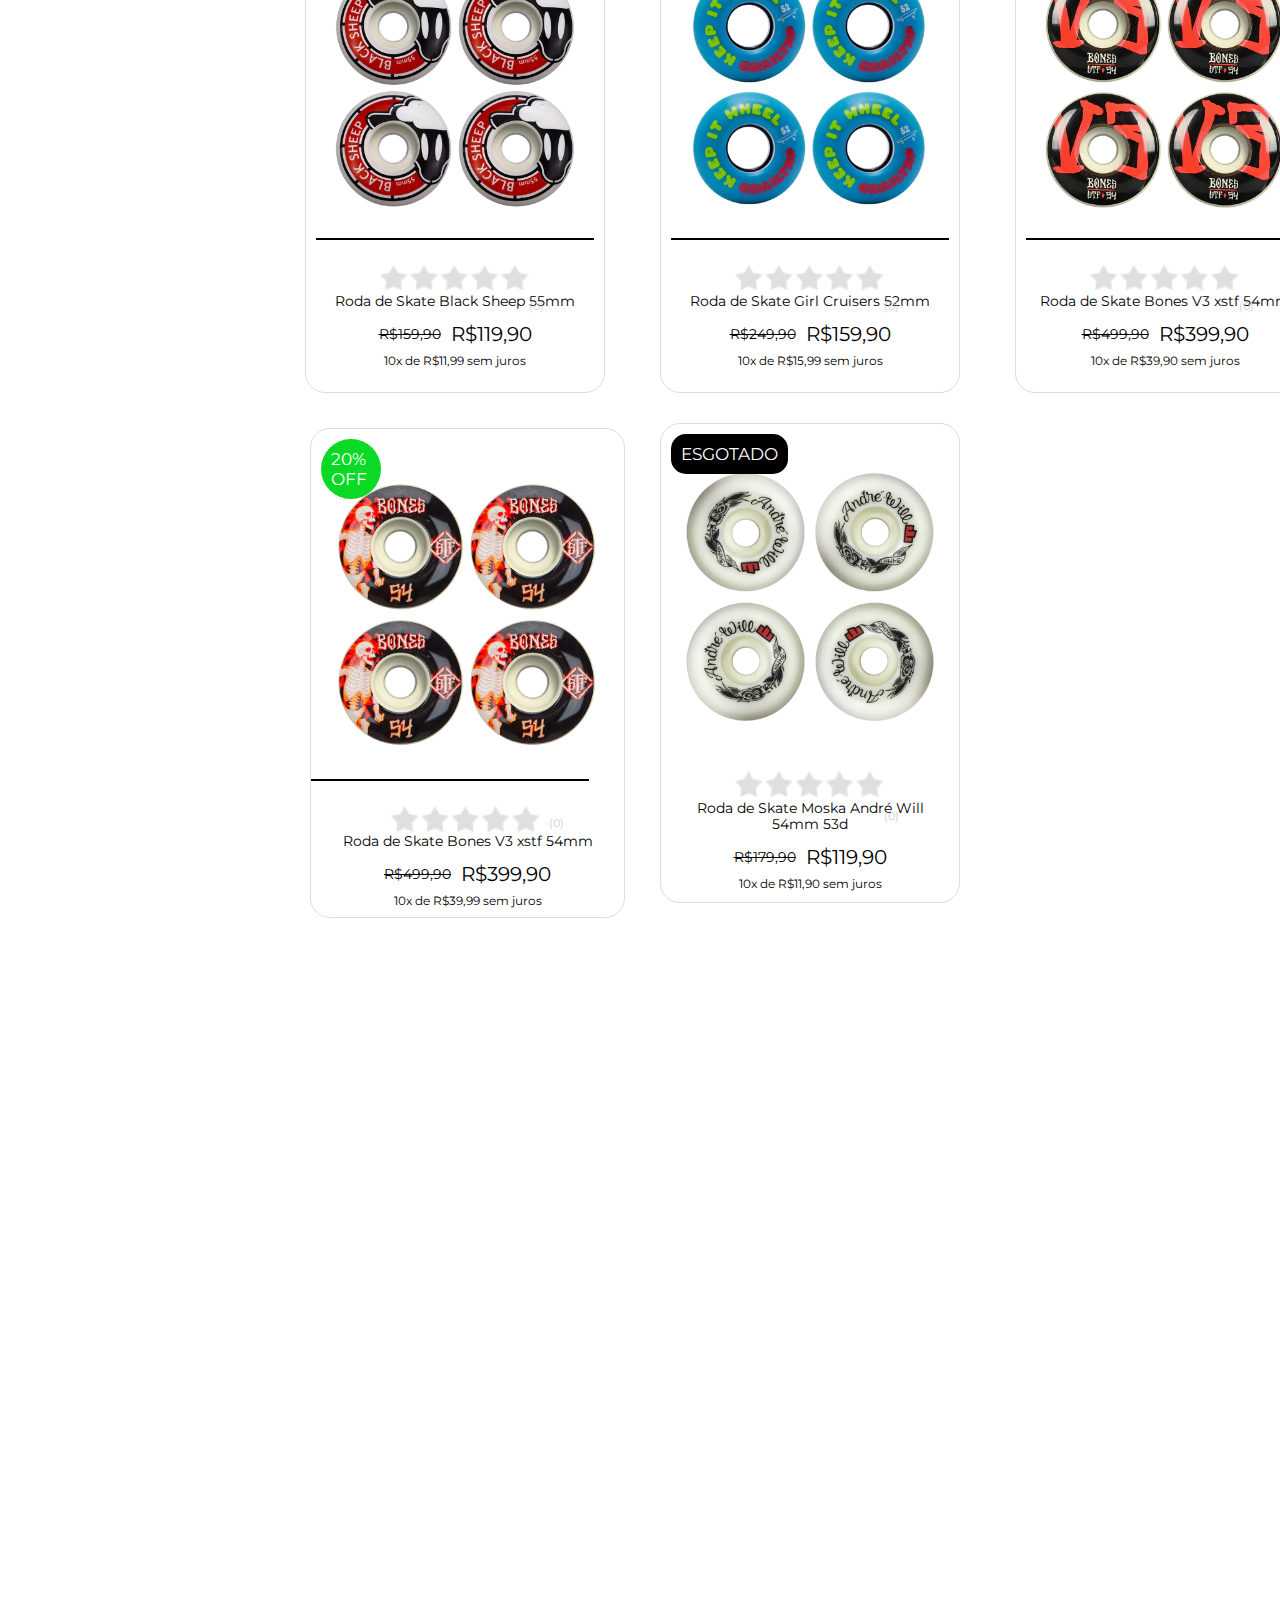
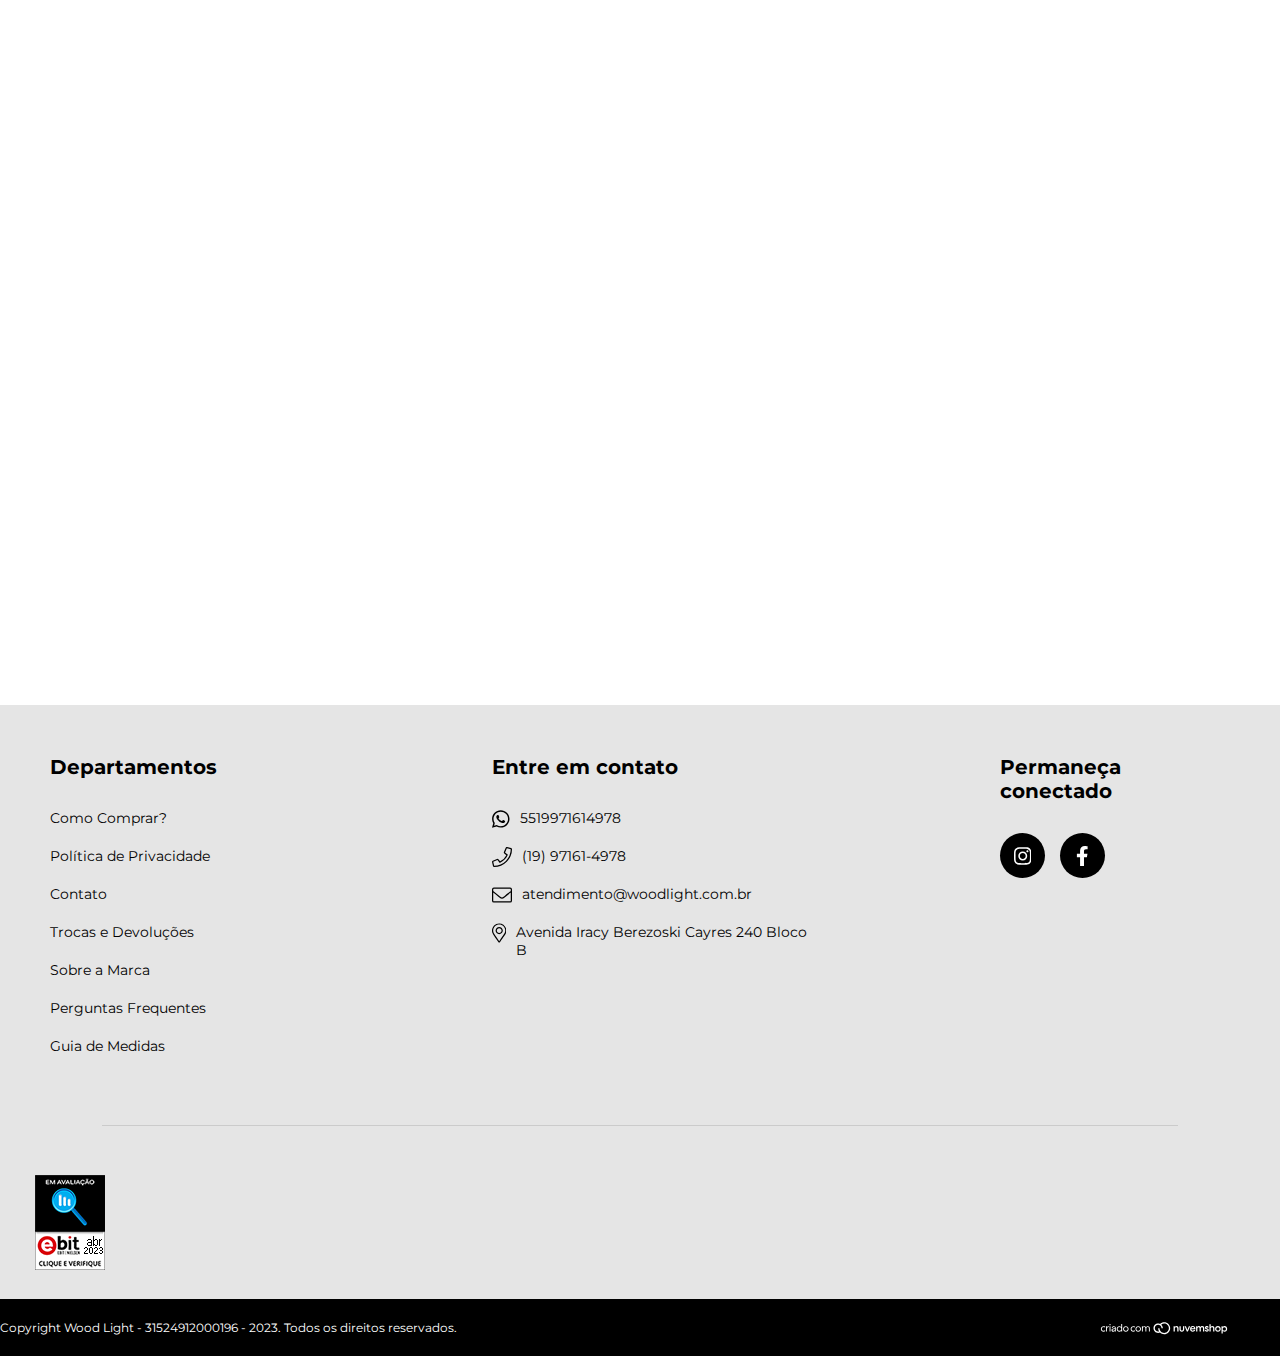
<file: skate/src/pages/home/index.html>
<!DOCTYPE html>
<html lang="pt-BR">
<head>
    <meta charset="UTF-8">
    <meta http-equiv="X-UA-Compatible" content="IE=edge">
    <meta name="viewport" content="width=device-width, initial-scale=1.0">
    <title>Skate</title>
    <link rel="stylesheet" href="index.css">
    <link rel="stylesheet" href="../../common/common.css">
</head>
<body>
    <section class="container">

        <header>
            <div class="cabeçalho">

                <div class="c-rs">
                    <svg class="icon-inline icon-md" xmlns="http://www.w3.org/2000/svg" viewBox="0 0 448 512"><path d="M224.1 141c-63.6 0-114.9 51.3-114.9 114.9s51.3 114.9 114.9 114.9S339 319.5 339 255.9 287.7 141 224.1 141zm0 189.6c-41.1 0-74.7-33.5-74.7-74.7s33.5-74.7 74.7-74.7 74.7 33.5 74.7 74.7-33.6 74.7-74.7 74.7zm146.4-194.3c0 14.9-12 26.8-26.8 26.8-14.9 0-26.8-12-26.8-26.8s12-26.8 26.8-26.8 26.8 12 26.8 26.8zm76.1 27.2c-1.7-35.9-9.9-67.7-36.2-93.9-26.2-26.2-58-34.4-93.9-36.2-37-2.1-147.9-2.1-184.9 0-35.8 1.7-67.6 9.9-93.9 36.1s-34.4 58-36.2 93.9c-2.1 37-2.1 147.9 0 184.9 1.7 35.9 9.9 67.7 36.2 93.9s58 34.4 93.9 36.2c37 2.1 147.9 2.1 184.9 0 35.9-1.7 67.7-9.9 93.9-36.2 26.2-26.2 34.4-58 36.2-93.9 2.1-37 2.1-147.8 0-184.8zM398.8 388c-7.8 19.6-22.9 34.7-42.6 42.6-29.5 11.7-99.5 9-132.1 9s-102.7 2.6-132.1-9c-19.6-7.8-34.7-22.9-42.6-42.6-11.7-29.5-9-99.5-9-132.1s-2.6-102.7 9-132.1c7.8-19.6 22.9-34.7 42.6-42.6 29.5-11.7 99.5-9 132.1-9s102.7-2.6 132.1 9c19.6 7.8 34.7 22.9 42.6 42.6 11.7 29.5 9 99.5 9 132.1s2.7 102.7-9 132.1z"></path></svg>
                    <svg class="icon-inline icon-md" viewBox="0 0 320 512"><path d="M279.1 288l14.3-92.7h-89v-60c0-25.4 12.5-50.2 52.3-50.2H297V6.4S260.4 0 225.4 0C152 0 104.3 44.4 104.3 124.7v70.6H22.9V288h81.4v224h100.2V288z"></path></svg>
                </div>

                <div class="c-meio">

                    <div class="barras">
                        <div class="barra"></div>
                        <div class="barra"></div>
                        <div class="barra"></div>
                    </div>

                    <img src="../../assests/images/logo.png"/>

                    <div class="pesquisa">
                        <input id=input1 type="text" placeholder="O que você está buscando?"/> 
                        <svg class="icon-inline icon-2x" viewBox="0 0 30.9 31.2"><path d="m30.787 29.158-7.81-7.81a.718.718 0 0 0-.515-.212h-.624a12.538 12.538 0 0 0 3.348-8.543C25.186 5.637 19.55 0 12.593 0 5.637 0 0 5.637 0 12.593c0 6.957 5.637 12.593 12.593 12.593 3.3 0 6.297-1.271 8.543-3.342v.618c0 .194.079.375.212.514l7.81 7.81a.727.727 0 0 0 1.03 0l.599-.599a.727.727 0 0 0 0-1.029Zm-18.194-5.91A10.648 10.648 0 0 1 1.937 12.594c0-5.89 4.765-10.656 10.656-10.656A10.648 10.648 0 0 1 23.25 12.593 10.648 10.648 0 0 1 12.593 23.25Z"></path></svg>
                    </div>

                    <div class="tres">

                        <div class="c-icones">
                            <svg class="icon-inline icon-2x icon-desktop-lg" viewBox="0 0 36 31"><path d="M32.5 10H25V3.5C25 1.6 23.4 0 21.5 0h-18A3.5 3.5 0 0 0 0 3.5v10C0 15.4 1.6 17 3.5 17h2.9v3.5c0 .2.1.4.3.4l.2.1.3-.1 5.8-3.7v6.3c0 1.9 1.6 3.5 3.5 3.5h6.1l6.2 3.9.3.1.2-.1c.2-.1.3-.3.3-.4V27h2.9c1.9 0 3.5-1.6 3.5-3.5v-10c0-1.9-1.6-3.5-3.5-3.5zM7.4 19.6v-3.1c0-.3-.2-.5-.5-.5H3.5A2.5 2.5 0 0 1 1 13.5v-10C1 2.1 2.1 1 3.5 1h18C22.9 1 24 2.1 24 3.5v10c0 1.4-1.1 2.5-2.5 2.5h-8.3l-.3.1-5.5 3.5zM35 23.5c0 1.4-1.1 2.5-2.5 2.5h-3.4c-.3 0-.5.2-.5.5v3.1L23 26.1l-.2-.1h-6.3a2.5 2.5 0 0 1-2.5-2.5V17h7.5c1.9 0 3.5-1.6 3.5-3.5V11h7.5c1.4 0 2.5 1.1 2.5 2.5v10z"></path></svg>
                            <a>Atendimento</a>
                        </div>

                        <div class="c-icones">
                            <svg class="icon-inline icon-2x icon-desktop-lg" viewBox="0 0 30 30"><path d="M15 16.6c4.4 0 8-3.6 8-8s-3.6-8-8-8-8 3.6-8 8 3.6 8 8 8zm0-15.1c3.9 0 7 3.2 7 7s-3.1 7-7 7-7-3.2-7-7 3.1-7 7-7zM29.5 29c0 .3-.2.5-.5.5s-.5-.2-.5-.5c0-4.8-6.1-8.7-13.5-8.7S1.5 24.2 1.5 29c0 .3-.2.5-.5.5s-.5-.2-.5-.5c0-5.3 6.5-9.7 14.5-9.7s14.5 4.4 14.5 9.7z"></path></svg>
                            <a>Minha conta</a>
                        </div>
                   
                        <div class="c-icones-c">
                            <svg class="icon-inline icon-2x icon-desktop-lg" viewBox="0 0 34.5 30.3"><path d="M31 17.6l3-13-.1-.4-.4-.2H6.8L6 .4C5.9.2 5.7 0 5.5 0h-5C.2 0 0 .2 0 .5s.2.5.5.5h4.6L10 23.6l.2.3c-.7.6-1.2 1.6-1.2 2.6 0 1.9 1.6 3.5 3.5 3.5s3.5-1.6 3.5-3.5c0-1-.4-1.9-1.1-2.5H25c-.7.6-1.1 1.5-1.1 2.5 0 1.9 1.6 3.5 3.5 3.5s3.5-1.6 3.5-3.5-1.5-3.5-3.4-3.5H10.9l-1.1-5h20.7c.2 0 .4-.2.5-.4zm-1 8.9c0 1.4-1.1 2.5-2.5 2.5S25 27.9 25 26.5s1.1-2.5 2.5-2.5 2.5 1.1 2.5 2.5zm-15 0c0 1.4-1.1 2.5-2.5 2.5S10 27.9 10 26.5s1.1-2.5 2.5-2.5 2.5 1.1 2.5 2.5zM9.6 17L7 5h25.9l-2.8 12H9.6z"></path></svg>
                            <div class="redondo">
                                <h1>0</h1>
                            </div>
                            <a>Meu carrinho</a>
                        </div>

                    </div>
                </div>

                <div class="c-linha"></div>

            </div>
        </header>
        
        <navigation class="opcoes">
            <div class="i">
                <a>Todas as Categorias</a>
                <svg class="icon-inline icon-md" xmlns="http://www.w3.org/2000/svg" viewBox="0 0 448 512"><path d="M441.9 167.3l-19.8-19.8c-4.7-4.7-12.3-4.7-17 0L224 328.2 42.9 147.5c-4.7-4.7-12.3-4.7-17 0L6.1 167.3c-4.7 4.7-4.7 12.3 0 17l209.4 209.4c4.7 4.7 12.3 4.7 17 0l209.4-209.4c4.7-4.7 4.7-12.3 0-17z"></path></svg>
            </div>

            <div class="i">
                <a>Shapes</a>
                <svg class="icon-inline icon-md" xmlns="http://www.w3.org/2000/svg" viewBox="0 0 448 512"><path d="M441.9 167.3l-19.8-19.8c-4.7-4.7-12.3-4.7-17 0L224 328.2 42.9 147.5c-4.7-4.7-12.3-4.7-17 0L6.1 167.3c-4.7 4.7-4.7 12.3 0 17l209.4 209.4c4.7 4.7 12.3 4.7 17 0l209.4-209.4c4.7-4.7 4.7-12.3 0-17z"></path></svg>
            </div>

            <div class="i">
                <a>Skate Completo</a>
                <svg class="icon-inline icon-md" xmlns="http://www.w3.org/2000/svg" viewBox="0 0 448 512"><path d="M441.9 167.3l-19.8-19.8c-4.7-4.7-12.3-4.7-17 0L224 328.2 42.9 147.5c-4.7-4.7-12.3-4.7-17 0L6.1 167.3c-4.7 4.7-4.7 12.3 0 17l209.4 209.4c4.7 4.7 12.3 4.7 17 0l209.4-209.4c4.7-4.7 4.7-12.3 0-17z"></path></svg>
            </div>

            <div class="i">
                <a>Longboard Completo</a>
                <svg class="icon-inline icon-md" xmlns="http://www.w3.org/2000/svg" viewBox="0 0 448 512"><path d="M441.9 167.3l-19.8-19.8c-4.7-4.7-12.3-4.7-17 0L224 328.2 42.9 147.5c-4.7-4.7-12.3-4.7-17 0L6.1 167.3c-4.7 4.7-4.7 12.3 0 17l209.4 209.4c4.7 4.7 12.3 4.7 17 0l209.4-209.4c4.7-4.7 4.7-12.3 0-17z"></path></svg>
            </div>

            <div class="i">
                <a>Acessórios</a>
                <svg class="icon-inline icon-md" xmlns="http://www.w3.org/2000/svg" viewBox="0 0 448 512"><path d="M441.9 167.3l-19.8-19.8c-4.7-4.7-12.3-4.7-17 0L224 328.2 42.9 147.5c-4.7-4.7-12.3-4.7-17 0L6.1 167.3c-4.7 4.7-4.7 12.3 0 17l209.4 209.4c4.7 4.7 12.3 4.7 17 0l209.4-209.4c4.7-4.7 4.7-12.3 0-17z"></path></svg>
            </div>

            <div class="i">
                <a>Fingerboard</a>
                <svg class="icon-inline icon-md" xmlns="http://www.w3.org/2000/svg" viewBox="0 0 448 512"><path d="M441.9 167.3l-19.8-19.8c-4.7-4.7-12.3-4.7-17 0L224 328.2 42.9 147.5c-4.7-4.7-12.3-4.7-17 0L6.1 167.3c-4.7 4.7-4.7 12.3 0 17l209.4 209.4c4.7 4.7 12.3 4.7 17 0l209.4-209.4c4.7-4.7 4.7-12.3 0-17z"></path></svg>
            </div>

            <div class="i">
                <a>Promoções</a>
                <svg class="icon-inline icon-md" xmlns="http://www.w3.org/2000/svg" viewBox="0 0 448 512"><path d="M441.9 167.3l-19.8-19.8c-4.7-4.7-12.3-4.7-17 0L224 328.2 42.9 147.5c-4.7-4.7-12.3-4.7-17 0L6.1 167.3c-4.7 4.7-4.7 12.3 0 17l209.4 209.4c4.7 4.7 12.3 4.7 17 0l209.4-209.4c4.7-4.7 4.7-12.3 0-17z"></path></svg>
            </div>

            <div class="i">
                <a>Como Comprar?</a>
            </div>
        </navigation>
        <div class="c-linha"></div>

        <section class="s1_rodas">

            <h1>Rodas</h1>
            <p>A melhores rodas nacionais e importadas para seu skate! Vários tamanhos e durezas.</p>

            <div class="resp">

                <input id=input1 type="text" placeholder="Filtrar"/>
                
                <svg class="chave" xmlns="http://www.w3.org/2000/svg" viewBox="0 0 512 512"><path d="M463.952 0H48.057C5.419 0-16.094 51.731 14.116 81.941L176 243.882V416c0 15.108 7.113 29.335 19.2 40l64 47.066c31.273 21.855 76.8 1.538 76.8-38.4V243.882L497.893 81.941C528.042 51.792 506.675 0 463.952 0zM288 224v240l-64-48V224L48 48h416L288 224z"></path></svg>

                <input id=input1 type="text" placeholder="Mais Vendidos"/>
                
                <svg class="seta" xmlns="http://www.w3.org/2000/svg" viewBox="0 0 384 512"><path d="M364.5 117.81l-84.06-82.3a11.94 11.94 0 0 0-16.87 0l-84 82.32a12 12 0 0 0-.09 17l5.61 5.68a11.93 11.93 0 0 0 16.91.09l54-52.67V472a8 8 0 0 0 8 8h16a8 8 0 0 0 8-8V88.08l53.94 52.35a12 12 0 0 0 16.92 0l5.64-5.66a12 12 0 0 0 0-16.96zM198.93 371.56a11.93 11.93 0 0 0-16.91-.09l-54 52.67V40a8 8 0 0 0-8-8H104a8 8 0 0 0-8 8v383.92l-53.94-52.35a12 12 0 0 0-16.92 0l-5.64 5.66a12 12 0 0 0 0 17l84.06 82.3a11.94 11.94 0 0 0 16.87 0l84-82.32a12 12 0 0 0 .09-17z"></path></svg>
            </div>

            <div class="inicio">

                <a>Início</a>
                <p>></p>
                <a>Acessórios</a>
                <p>></p>
                <div class="r">
                    <a>Rodas</a>
                </div>

                <input id=input1 type="text" placeholder="Mais Vendidos"/>
                
                <svg class="icon-inline icon-w-14 icon-lg" xmlns="http://www.w3.org/2000/svg" viewBox="0 0 384 512"><path d="M364.5 117.81l-84.06-82.3a11.94 11.94 0 0 0-16.87 0l-84 82.32a12 12 0 0 0-.09 17l5.61 5.68a11.93 11.93 0 0 0 16.91.09l54-52.67V472a8 8 0 0 0 8 8h16a8 8 0 0 0 8-8V88.08l53.94 52.35a12 12 0 0 0 16.92 0l5.64-5.66a12 12 0 0 0 0-16.96zM198.93 371.56a11.93 11.93 0 0 0-16.91-.09l-54 52.67V40a8 8 0 0 0-8-8H104a8 8 0 0 0-8 8v383.92l-53.94-52.35a12 12 0 0 0-16.92 0l-5.64 5.66a12 12 0 0 0 0 17l84.06 82.3a11.94 11.94 0 0 0 16.87 0l84-82.32a12 12 0 0 0 .09-17z"></path></svg>
            </div>

        </section>

        <div class="s2_check">
            <div class="lateral">

                <h1>Filtrar por</h1>
                <p>Marca</p>

                <div class="check">
                    <input/>
                    <a>Black Sheep (3)</a>
                </div>

                <div class="check">
                    <input/>
                    <a>Bones Weels</a>
                </div> 

                <div class="check">
                    <input/>
                    <a>Girl (1)</a>
                </div>

                <div class="check">
                    <input/>
                    <a>Moska (5)</a>
                </div>

                <div class="check">
                    <input/>
                    <a>Next(2)</a>
                </div>

                <div class="check">
                    <input/>
                    <a>Pig (1)</a>
                </div>

                <div class="check">
                    <input/>
                    <a>Wood Light (6)</a>
                </div>

                <div class="pre">

                    <p>Preço</p>

                    <div class="um">
                        <a>De</a>
                        <a>Até</a>
                    </div>

                    <div class="dois">
                        <input/>
                        <input/>
                        <div class="circulo">
                            <img src="../../assests/images/seta.svg"/>
                        </div>
                    </div>

                </div>

            </div>

            <div class="centro">

                <div class="produtos">

                    <div class="rodas">
                        <div class="c-circulo">32%<br>OFF</div>
                        <img src="../../assests/images/roda1.webp"/>
                        <div class="linha"></div>
                        <img class='estrela' src="../../assests/images/estrela.png"/><p>(0)</p>
                        <div class="n">
                            <a>Roda de Skate Moska Rock 55mm 53d</a>
                            <div class="p">
                                <a>R$189,90</a>
                                <p>R$129,90</p>
                            </div>
                        </div>
                        <a>10x de R$12,99 sem juros</a>
                        <div class="r-botoes">
                            <a class="b">COMPRAR</a>
                            <a class="w"><svg class="icon-inline svg-icon-primary" xmlns="http://www.w3.org/2000/svg" viewBox="0 0 576 512"><path d="M288 288a64 64 0 0 0 0-128c-1 0-1.88.24-2.85.29a47.5 47.5 0 0 1-60.86 60.86c0 1-.29 1.88-.29 2.85a64 64 0 0 0 64 64zm284.52-46.6C518.29 135.59 410.93 64 288 64S57.68 135.64 3.48 241.41a32.35 32.35 0 0 0 0 29.19C57.71 376.41 165.07 448 288 448s230.32-71.64 284.52-177.41a32.35 32.35 0 0 0 0-29.19zM288 96a128 128 0 1 1-128 128A128.14 128.14 0 0 1 288 96zm0 320c-107.36 0-205.46-61.31-256-160a294.78 294.78 0 0 1 129.78-129.33C140.91 153.69 128 187.17 128 224a160 160 0 0 0 320 0c0-36.83-12.91-70.31-33.78-97.33A294.78 294.78 0 0 1 544 256c-50.53 98.69-148.64 160-256 160z"></path></svg></a>
                        </div>
                    </div>

                    <div class="rodas">
                        <div class="c-circulo">29%<br>OFF</div>
                        <img src="../../assests/images/roda2.webp"/>
                        <div class="linha"></div>
                        <img class='estrela' src="../../assests/images/estrela.png"/><p>(0)</p>
                        <div class="n">
                            <a>Roda de Skate Iniciante Wood Light Preta 53mm</a>
                            <div class="p">
                                <a>R$69,90</a>
                                <p>R$49,90</p>
                            </div>
                        </div>
                        <a>9x de R$5,54 sem juros</a>
                        <div class="r-botoes">
                            <a class="b">COMPRAR</a>
                            <a class="w"><svg class="icon-inline svg-icon-primary" xmlns="http://www.w3.org/2000/svg" viewBox="0 0 576 512"><path d="M288 288a64 64 0 0 0 0-128c-1 0-1.88.24-2.85.29a47.5 47.5 0 0 1-60.86 60.86c0 1-.29 1.88-.29 2.85a64 64 0 0 0 64 64zm284.52-46.6C518.29 135.59 410.93 64 288 64S57.68 135.64 3.48 241.41a32.35 32.35 0 0 0 0 29.19C57.71 376.41 165.07 448 288 448s230.32-71.64 284.52-177.41a32.35 32.35 0 0 0 0-29.19zM288 96a128 128 0 1 1-128 128A128.14 128.14 0 0 1 288 96zm0 320c-107.36 0-205.46-61.31-256-160a294.78 294.78 0 0 1 129.78-129.33C140.91 153.69 128 187.17 128 224a160 160 0 0 0 320 0c0-36.83-12.91-70.31-33.78-97.33A294.78 294.78 0 0 1 544 256c-50.53 98.69-148.64 160-256 160z"></path></svg></a>
                        </div>
                    </div>

                    <div class="rodas">
                        <div class="c-circulo">31%<br>OFF</div>
                        <img src="../../assests/images/roda3.webp"/>
                        <div class="linha"></div>
                        <img class='estrela' src="../../assests/images/estrela.png"/><p>(0)</p>
                        <div class="n">
                            <a>Roda de Skate Next Vermelha 53mm</a>
                            <div class="p">
                                <a>R$129,90</a>
                                <p>R$89,90</p>
                            </div>
                        </div>
                        <a>10x de R$8,99 sem juros</a>
                        <div class="r-botoes">
                            <a class="b">COMPRAR</a>
                            <a class="w"><svg class="icon-inline svg-icon-primary" xmlns="http://www.w3.org/2000/svg" viewBox="0 0 576 512"><path d="M288 288a64 64 0 0 0 0-128c-1 0-1.88.24-2.85.29a47.5 47.5 0 0 1-60.86 60.86c0 1-.29 1.88-.29 2.85a64 64 0 0 0 64 64zm284.52-46.6C518.29 135.59 410.93 64 288 64S57.68 135.64 3.48 241.41a32.35 32.35 0 0 0 0 29.19C57.71 376.41 165.07 448 288 448s230.32-71.64 284.52-177.41a32.35 32.35 0 0 0 0-29.19zM288 96a128 128 0 1 1-128 128A128.14 128.14 0 0 1 288 96zm0 320c-107.36 0-205.46-61.31-256-160a294.78 294.78 0 0 1 129.78-129.33C140.91 153.69 128 187.17 128 224a160 160 0 0 0 320 0c0-36.83-12.91-70.31-33.78-97.33A294.78 294.78 0 0 1 544 256c-50.53 98.69-148.64 160-256 160z"></path></svg></a>
                        </div>
                    </div>
                    
                </div>

                <div class="produtos">

                    <div class="rodas">
                        <div class="c-circulo">25%<br>OFF</div>
                        <img src="../../assests/images/roda6.webp"/>
                        <div class="linha"></div>
                        <img class='estrela' src="../../assests/images/estrela.png"/><p>(0)</p>
                        <div class="n">
                            <a>Roda de Skate Profissional Wood Light 55mm</a>
                            <div class="p">
                                <a>R$159,90</a>
                                <p>R$119,90</p>
                            </div>
                        </div>
                        <a>10x de R$11,99 sem juros</a>
                        <div class="r-botoes">
                            <a class="b">COMPRAR</a>
                            <a class="w"><svg class="icon-inline svg-icon-primary" xmlns="http://www.w3.org/2000/svg" viewBox="0 0 576 512"><path d="M288 288a64 64 0 0 0 0-128c-1 0-1.88.24-2.85.29a47.5 47.5 0 0 1-60.86 60.86c0 1-.29 1.88-.29 2.85a64 64 0 0 0 64 64zm284.52-46.6C518.29 135.59 410.93 64 288 64S57.68 135.64 3.48 241.41a32.35 32.35 0 0 0 0 29.19C57.71 376.41 165.07 448 288 448s230.32-71.64 284.52-177.41a32.35 32.35 0 0 0 0-29.19zM288 96a128 128 0 1 1-128 128A128.14 128.14 0 0 1 288 96zm0 320c-107.36 0-205.46-61.31-256-160a294.78 294.78 0 0 1 129.78-129.33C140.91 153.69 128 187.17 128 224a160 160 0 0 0 320 0c0-36.83-12.91-70.31-33.78-97.33A294.78 294.78 0 0 1 544 256c-50.53 98.69-148.64 160-256 160z"></path></svg></a>
                        </div>
                    </div>

                    <div class="rodas">
                        <div class="c-circulo">31%<br>OFF</div>
                        <img src="../../assests/images/roda4.webp"/>
                        <div class="linha"></div>
                        <img class='estrela' src="../../assests/images/estrela.png"/><p>(0)</p>
                        <div class="n">
                            <a>Roda de Skate Next Azul 53mm</a>
                            <div class="p">
                                <a>R$129,90</a>
                                <p>R$89,90</p>
                            </div>
                        </div>
                        <a>10x de R$8,99 sem juros</a>
                        <div class="r-botoes">
                            <a class="b">COMPRAR</a>
                            <a class="w"><svg class="icon-inline svg-icon-primary" xmlns="http://www.w3.org/2000/svg" viewBox="0 0 576 512"><path d="M288 288a64 64 0 0 0 0-128c-1 0-1.88.24-2.85.29a47.5 47.5 0 0 1-60.86 60.86c0 1-.29 1.88-.29 2.85a64 64 0 0 0 64 64zm284.52-46.6C518.29 135.59 410.93 64 288 64S57.68 135.64 3.48 241.41a32.35 32.35 0 0 0 0 29.19C57.71 376.41 165.07 448 288 448s230.32-71.64 284.52-177.41a32.35 32.35 0 0 0 0-29.19zM288 96a128 128 0 1 1-128 128A128.14 128.14 0 0 1 288 96zm0 320c-107.36 0-205.46-61.31-256-160a294.78 294.78 0 0 1 129.78-129.33C140.91 153.69 128 187.17 128 224a160 160 0 0 0 320 0c0-36.83-12.91-70.31-33.78-97.33A294.78 294.78 0 0 1 544 256c-50.53 98.69-148.64 160-256 160z"></path></svg></a>
                        </div>
                    </div>

                    <div class="rodas">
                        <div class="c-circulo">33%<br>OFF</div>
                        <img src="../../assests/images/roda5.webp"/>
                        <div class="linha"></div>
                        <img class='estrela' src="../../assests/images/estrela.png"/><p class="numero-amarelo">(1)</p>
                        <img class="for-stars" src="../../assests/images/quatro-estrelas.png"/>
                        <div class="n">
                            <a>Roda de Skate Moska Rock 53mm 53d</a>
                            <div class="p">
                                <a>R$179,90</a>
                                <p>R$119,90</p>
                            </div>
                        </div>
                        <a>10x de R$11,99 sem juros</a>
                        <div class="r-botoes">
                            <a class="b">COMPRAR</a>
                            <a class="w"><svg class="icon-inline svg-icon-primary" xmlns="http://www.w3.org/2000/svg" viewBox="0 0 576 512"><path d="M288 288a64 64 0 0 0 0-128c-1 0-1.88.24-2.85.29a47.5 47.5 0 0 1-60.86 60.86c0 1-.29 1.88-.29 2.85a64 64 0 0 0 64 64zm284.52-46.6C518.29 135.59 410.93 64 288 64S57.68 135.64 3.48 241.41a32.35 32.35 0 0 0 0 29.19C57.71 376.41 165.07 448 288 448s230.32-71.64 284.52-177.41a32.35 32.35 0 0 0 0-29.19zM288 96a128 128 0 1 1-128 128A128.14 128.14 0 0 1 288 96zm0 320c-107.36 0-205.46-61.31-256-160a294.78 294.78 0 0 1 129.78-129.33C140.91 153.69 128 187.17 128 224a160 160 0 0 0 320 0c0-36.83-12.91-70.31-33.78-97.33A294.78 294.78 0 0 1 544 256c-50.53 98.69-148.64 160-256 160z"></path></svg></a>
                        </div>
                    </div>

                    
                    
                </div>

                <div class="produtos">

                    <div class="rodas">
                        <div class="c-circulo">29%<br>OFF</div>
                        <img src="../../assests/images/roda7.webp"/>
                        <div class="linha"></div>
                        <img class='estrela' src="../../assests/images/estrela.png"/><p>(0)</p>
                        <div class="n">
                            <a>Roda de Skate Iniciante Wood Light Branca 53mm</a>
                            <div class="p">
                                <a>R$69,90</a>
                                <p>R$49,90</p>
                            </div>
                        </div>
                        <a>9x de R$5,54 sem juros</a>
                        <div class="r-botoes">
                            <a class="b">COMPRAR</a>
                            <a class="w"><svg class="icon-inline svg-icon-primary" xmlns="http://www.w3.org/2000/svg" viewBox="0 0 576 512"><path d="M288 288a64 64 0 0 0 0-128c-1 0-1.88.24-2.85.29a47.5 47.5 0 0 1-60.86 60.86c0 1-.29 1.88-.29 2.85a64 64 0 0 0 64 64zm284.52-46.6C518.29 135.59 410.93 64 288 64S57.68 135.64 3.48 241.41a32.35 32.35 0 0 0 0 29.19C57.71 376.41 165.07 448 288 448s230.32-71.64 284.52-177.41a32.35 32.35 0 0 0 0-29.19zM288 96a128 128 0 1 1-128 128A128.14 128.14 0 0 1 288 96zm0 320c-107.36 0-205.46-61.31-256-160a294.78 294.78 0 0 1 129.78-129.33C140.91 153.69 128 187.17 128 224a160 160 0 0 0 320 0c0-36.83-12.91-70.31-33.78-97.33A294.78 294.78 0 0 1 544 256c-50.53 98.69-148.64 160-256 160z"></path></svg></a>
                        </div>
                    </div>

                    <div class="rodas">
                        <div class="c-circulo">22%<br>OFF</div>
                        <img src="../../assests/images/roda8.webp"/>
                        <div class="linha"></div>
                        <img class='estrela' src="../../assests/images/estrela.png"/><p>(0)</p>
                        <div class="n">
                            <a>Roda de Skate Moska Calibre 60mm 53d</a>
                            <div class="p">
                                <a>R$229,90</a>
                                <p>R$179,90</p>
                            </div>
                        </div>
                        <a>10x de R$17,99 sem juros</a>
                        <div class="r-botoes">
                            <a class="b">COMPRAR</a>
                            <a class="w"><svg class="icon-inline svg-icon-primary" xmlns="http://www.w3.org/2000/svg" viewBox="0 0 576 512"><path d="M288 288a64 64 0 0 0 0-128c-1 0-1.88.24-2.85.29a47.5 47.5 0 0 1-60.86 60.86c0 1-.29 1.88-.29 2.85a64 64 0 0 0 64 64zm284.52-46.6C518.29 135.59 410.93 64 288 64S57.68 135.64 3.48 241.41a32.35 32.35 0 0 0 0 29.19C57.71 376.41 165.07 448 288 448s230.32-71.64 284.52-177.41a32.35 32.35 0 0 0 0-29.19zM288 96a128 128 0 1 1-128 128A128.14 128.14 0 0 1 288 96zm0 320c-107.36 0-205.46-61.31-256-160a294.78 294.78 0 0 1 129.78-129.33C140.91 153.69 128 187.17 128 224a160 160 0 0 0 320 0c0-36.83-12.91-70.31-33.78-97.33A294.78 294.78 0 0 1 544 256c-50.53 98.69-148.64 160-256 160z"></path></svg></a>
                        </div>
                    </div>

                    <div class="rodas">
                        <div class="c-circulo">30%<br>OFF</div>
                        <img class='mudar' src="../../assests/images/roda9.gif"/>
                        <div class="linha"></div>
                        <img class='estrela' src="../../assests/images/estrela.png"/><p>(0)</p>
                        <div class="n">
                            <a>Roda de Skate Moska Raul Roger 56mm 55d</a>
                            <div class="p">
                                <a>R$229,90</a>
                                <p>R$159,90</p>
                            </div>
                        </div>
                        <a>10x de R$15,99 sem juros</a>
                        <div class="r-botoes">
                            <a class="b">COMPRAR</a>
                            <a class="w"><svg class="icon-inline svg-icon-primary" xmlns="http://www.w3.org/2000/svg" viewBox="0 0 576 512"><path d="M288 288a64 64 0 0 0 0-128c-1 0-1.88.24-2.85.29a47.5 47.5 0 0 1-60.86 60.86c0 1-.29 1.88-.29 2.85a64 64 0 0 0 64 64zm284.52-46.6C518.29 135.59 410.93 64 288 64S57.68 135.64 3.48 241.41a32.35 32.35 0 0 0 0 29.19C57.71 376.41 165.07 448 288 448s230.32-71.64 284.52-177.41a32.35 32.35 0 0 0 0-29.19zM288 96a128 128 0 1 1-128 128A128.14 128.14 0 0 1 288 96zm0 320c-107.36 0-205.46-61.31-256-160a294.78 294.78 0 0 1 129.78-129.33C140.91 153.69 128 187.17 128 224a160 160 0 0 0 320 0c0-36.83-12.91-70.31-33.78-97.33A294.78 294.78 0 0 1 544 256c-50.53 98.69-148.64 160-256 160z"></path></svg></a>
                        </div>
                    </div>
                    
                </div>

                <div class="produtos">

                    <div class="rodas">
                        <div class="c-circulo">28%<br>OFF</div>
                        <img class='mudar' src="../../assests/images/roda10.gif"/>
                        <div class="linha"></div>
                        <img class='estrela' src="../../assests/images/estrela.png"/><p>(0)</p>
                        <div class="n">
                            <a>Roda de Skate Black Sheep 60mm</a>
                            <div class="p">
                                <a>R$249,90</a>
                                <p>R$179,90</p>
                            </div>
                        </div>
                        <a>10x de R$17,99 sem juros</a>
                        <div class="r-botoes">
                            <a class="b">COMPRAR</a>
                            <a class="w"><svg class="icon-inline svg-icon-primary" xmlns="http://www.w3.org/2000/svg" viewBox="0 0 576 512"><path d="M288 288a64 64 0 0 0 0-128c-1 0-1.88.24-2.85.29a47.5 47.5 0 0 1-60.86 60.86c0 1-.29 1.88-.29 2.85a64 64 0 0 0 64 64zm284.52-46.6C518.29 135.59 410.93 64 288 64S57.68 135.64 3.48 241.41a32.35 32.35 0 0 0 0 29.19C57.71 376.41 165.07 448 288 448s230.32-71.64 284.52-177.41a32.35 32.35 0 0 0 0-29.19zM288 96a128 128 0 1 1-128 128A128.14 128.14 0 0 1 288 96zm0 320c-107.36 0-205.46-61.31-256-160a294.78 294.78 0 0 1 129.78-129.33C140.91 153.69 128 187.17 128 224a160 160 0 0 0 320 0c0-36.83-12.91-70.31-33.78-97.33A294.78 294.78 0 0 1 544 256c-50.53 98.69-148.64 160-256 160z"></path></svg></a>
                        </div>
                    </div>

                    <div class="rodas">
                        <div class="c-circulo">23%<br>OFF</div>
                        <img class='mudar' src="../../assests/images/roda11.webp"/>
                        <div class="linha"></div>
                        <img class='estrela' src="../../assests/images/estrela.png"/><p>(0)</p>
                        <div class="n">
                            <a>Roda de Longboard Amarela 64mm</a>
                            <div class="p">
                                <a>R$219,90</a>
                                <p>R$169,90</p>
                            </div>
                        </div>
                        <a>10x de R$16,99 sem juros</a>
                        <div class="r-botoes">
                            <a class="b">COMPRAR</a>
                            <a class="w"><svg class="icon-inline svg-icon-primary" xmlns="http://www.w3.org/2000/svg" viewBox="0 0 576 512"><path d="M288 288a64 64 0 0 0 0-128c-1 0-1.88.24-2.85.29a47.5 47.5 0 0 1-60.86 60.86c0 1-.29 1.88-.29 2.85a64 64 0 0 0 64 64zm284.52-46.6C518.29 135.59 410.93 64 288 64S57.68 135.64 3.48 241.41a32.35 32.35 0 0 0 0 29.19C57.71 376.41 165.07 448 288 448s230.32-71.64 284.52-177.41a32.35 32.35 0 0 0 0-29.19zM288 96a128 128 0 1 1-128 128A128.14 128.14 0 0 1 288 96zm0 320c-107.36 0-205.46-61.31-256-160a294.78 294.78 0 0 1 129.78-129.33C140.91 153.69 128 187.17 128 224a160 160 0 0 0 320 0c0-36.83-12.91-70.31-33.78-97.33A294.78 294.78 0 0 1 544 256c-50.53 98.69-148.64 160-256 160z"></path></svg></a>
                        </div>
                    </div>

                    <div class="rodas">
                        <div class="c-circulo">23%<br>OFF</div>
                        <img class='mudar' src="../../assests/images/roda12.webp"/>
                        <div class="linha"></div>
                        <img class='estrela' src="../../assests/images/estrela.png"/><p>(0)</p>
                        <div class="n">
                            <a>Roda de Longboard Laranja 64mm</a>
                            <div class="p">
                                <a>R$219,90</a>
                                <p>R$169,90</p>
                            </div>
                        </div>
                        <a>10x de R$16,99 sem juros</a>
                        <div class="r-botoes">
                            <a class="b">COMPRAR</a>
                            <a class="w"><svg class="icon-inline svg-icon-primary" xmlns="http://www.w3.org/2000/svg" viewBox="0 0 576 512"><path d="M288 288a64 64 0 0 0 0-128c-1 0-1.88.24-2.85.29a47.5 47.5 0 0 1-60.86 60.86c0 1-.29 1.88-.29 2.85a64 64 0 0 0 64 64zm284.52-46.6C518.29 135.59 410.93 64 288 64S57.68 135.64 3.48 241.41a32.35 32.35 0 0 0 0 29.19C57.71 376.41 165.07 448 288 448s230.32-71.64 284.52-177.41a32.35 32.35 0 0 0 0-29.19zM288 96a128 128 0 1 1-128 128A128.14 128.14 0 0 1 288 96zm0 320c-107.36 0-205.46-61.31-256-160a294.78 294.78 0 0 1 129.78-129.33C140.91 153.69 128 187.17 128 224a160 160 0 0 0 320 0c0-36.83-12.91-70.31-33.78-97.33A294.78 294.78 0 0 1 544 256c-50.53 98.69-148.64 160-256 160z"></path></svg></a>
                        </div>
                    </div>
                    
                </div>

                <div class="produtos">

                    <div class="rodas">
                        <div class="c-circulo">23%<br>OFF</div>
                        <img class='mudar' src="../../assests/images/roda13.webp"/>
                        <div class="linha"></div>
                        <img class='estrela' src="../../assests/images/estrela.png"/><p>(0)</p>
                        <div class="n">
                            <a>Roda de Longboard Preta 64mm</a>
                            <div class="p">
                                <a>R$219,90</a>
                                <p>R$169,90</p>
                            </div>
                        </div>
                        <a>10x de R$16,99 sem juros</a>
                        <div class="r-botoes">
                            <a class="b">COMPRAR</a>
                            <a class="w"><svg class="icon-inline svg-icon-primary" xmlns="http://www.w3.org/2000/svg" viewBox="0 0 576 512"><path d="M288 288a64 64 0 0 0 0-128c-1 0-1.88.24-2.85.29a47.5 47.5 0 0 1-60.86 60.86c0 1-.29 1.88-.29 2.85a64 64 0 0 0 64 64zm284.52-46.6C518.29 135.59 410.93 64 288 64S57.68 135.64 3.48 241.41a32.35 32.35 0 0 0 0 29.19C57.71 376.41 165.07 448 288 448s230.32-71.64 284.52-177.41a32.35 32.35 0 0 0 0-29.19zM288 96a128 128 0 1 1-128 128A128.14 128.14 0 0 1 288 96zm0 320c-107.36 0-205.46-61.31-256-160a294.78 294.78 0 0 1 129.78-129.33C140.91 153.69 128 187.17 128 224a160 160 0 0 0 320 0c0-36.83-12.91-70.31-33.78-97.33A294.78 294.78 0 0 1 544 256c-50.53 98.69-148.64 160-256 160z"></path></svg></a>
                        </div>
                    </div>

                    <div class="rodas">
                        <div class="c-circulo">25%<br>OFF</div>
                        <img src="../../assests/images/roda14.webp"/>
                        <div class="linha"></div>
                        <img class='estrela' src="../../assests/images/estrela.png"/><p>(0)</p>
                        <div class="n">
                            <a>Roda de Skate Pig 55mm</a>
                            <div class="p">
                                <a>R$259,90</a>
                                <p>R$194,90</p>
                            </div>
                        </div>
                        <a>10x de R$19,49 sem juros</a>
                        <div class="r-botoes">
                            <a class="b">COMPRAR</a>
                            <a class="w"><svg class="icon-inline svg-icon-primary" xmlns="http://www.w3.org/2000/svg" viewBox="0 0 576 512"><path d="M288 288a64 64 0 0 0 0-128c-1 0-1.88.24-2.85.29a47.5 47.5 0 0 1-60.86 60.86c0 1-.29 1.88-.29 2.85a64 64 0 0 0 64 64zm284.52-46.6C518.29 135.59 410.93 64 288 64S57.68 135.64 3.48 241.41a32.35 32.35 0 0 0 0 29.19C57.71 376.41 165.07 448 288 448s230.32-71.64 284.52-177.41a32.35 32.35 0 0 0 0-29.19zM288 96a128 128 0 1 1-128 128A128.14 128.14 0 0 1 288 96zm0 320c-107.36 0-205.46-61.31-256-160a294.78 294.78 0 0 1 129.78-129.33C140.91 153.69 128 187.17 128 224a160 160 0 0 0 320 0c0-36.83-12.91-70.31-33.78-97.33A294.78 294.78 0 0 1 544 256c-50.53 98.69-148.64 160-256 160z"></path></svg></a>
                        </div>
                    </div>

                    <div class="rodas2">
                        <div class="c-circulo">25%<br>OFF</div>
                        <img  class='imagem-r'src="../../assests/images/roda15.webp"/>
                        <div class="linha-2"></div>
                        <img class='estrela-2' src="../../assests/images/estrela.png"/><p class="num">(0)</p>
                        <div class="n1">
                            <a>Roda de Skate Black Sheep Amarela 53mm</a>
                            <div class="p">
                                <a>R$159,90</a>
                                <p>R$119,90</p>
                            </div>
                        </div>
                        <a>10x de R$11,99 sem juros</a>
                        <div class="r2-botoes">
                            <a class="b">COMPRAR</a>
                            <a class="w"><svg class="icon-inline svg-icon-primary" xmlns="http://www.w3.org/2000/svg" viewBox="0 0 576 512"><path d="M288 288a64 64 0 0 0 0-128c-1 0-1.88.24-2.85.29a47.5 47.5 0 0 1-60.86 60.86c0 1-.29 1.88-.29 2.85a64 64 0 0 0 64 64zm284.52-46.6C518.29 135.59 410.93 64 288 64S57.68 135.64 3.48 241.41a32.35 32.35 0 0 0 0 29.19C57.71 376.41 165.07 448 288 448s230.32-71.64 284.52-177.41a32.35 32.35 0 0 0 0-29.19zM288 96a128 128 0 1 1-128 128A128.14 128.14 0 0 1 288 96zm0 320c-107.36 0-205.46-61.31-256-160a294.78 294.78 0 0 1 129.78-129.33C140.91 153.69 128 187.17 128 224a160 160 0 0 0 320 0c0-36.83-12.91-70.31-33.78-97.33A294.78 294.78 0 0 1 544 256c-50.53 98.69-148.64 160-256 160z"></path></svg></a>
                        </div>
                    </div>
                    
                </div>

                <div class="produtos">

                    <div class="rodas">
                        <div class="c-circulo">25%<br>OFF</div>
                        <img src="../../assests/images/roda16.webp"/>
                        <div class="linha"></div>
                        <img class='estrela' src="../../assests/images/estrela.png"/><p>(0)</p>
                        <div class="n">
                            <a>Roda de Skate Black Sheep 55mm</a>
                            <div class="p">
                                <a>R$159,90</a>
                                <p>R$119,90</p>
                            </div>
                        </div>
                        <a>10x de R$11,99 sem juros</a>
                        <div class="r-botoes">
                            <a class="b">COMPRAR</a>
                            <a class="w"><svg class="icon-inline svg-icon-primary" xmlns="http://www.w3.org/2000/svg" viewBox="0 0 576 512"><path d="M288 288a64 64 0 0 0 0-128c-1 0-1.88.24-2.85.29a47.5 47.5 0 0 1-60.86 60.86c0 1-.29 1.88-.29 2.85a64 64 0 0 0 64 64zm284.52-46.6C518.29 135.59 410.93 64 288 64S57.68 135.64 3.48 241.41a32.35 32.35 0 0 0 0 29.19C57.71 376.41 165.07 448 288 448s230.32-71.64 284.52-177.41a32.35 32.35 0 0 0 0-29.19zM288 96a128 128 0 1 1-128 128A128.14 128.14 0 0 1 288 96zm0 320c-107.36 0-205.46-61.31-256-160a294.78 294.78 0 0 1 129.78-129.33C140.91 153.69 128 187.17 128 224a160 160 0 0 0 320 0c0-36.83-12.91-70.31-33.78-97.33A294.78 294.78 0 0 1 544 256c-50.53 98.69-148.64 160-256 160z"></path></svg></a>
                        </div>
                    </div>

                    <div class="rodas">
                        <div class="c-circulo">36%<br>OFF</div>
                        <img src="../../assests/images/roda17.webp"/>
                        <div class="linha"></div>
                        <img class='estrela' src="../../assests/images/estrela.png"/><p>(0)</p>
                        <div class="n">
                            <a>Roda de Skate Girl Cruisers 52mm</a>
                            <div class="p">
                                <a>R$249,90</a>
                                <p>R$159,90</p>
                            </div>
                        </div>
                        <a>10x de R$15,99 sem juros</a>
                        <div class="r-botoes">
                            <a class="b">COMPRAR</a>
                            <a class="w"><svg class="icon-inline svg-icon-primary" xmlns="http://www.w3.org/2000/svg" viewBox="0 0 576 512"><path d="M288 288a64 64 0 0 0 0-128c-1 0-1.88.24-2.85.29a47.5 47.5 0 0 1-60.86 60.86c0 1-.29 1.88-.29 2.85a64 64 0 0 0 64 64zm284.52-46.6C518.29 135.59 410.93 64 288 64S57.68 135.64 3.48 241.41a32.35 32.35 0 0 0 0 29.19C57.71 376.41 165.07 448 288 448s230.32-71.64 284.52-177.41a32.35 32.35 0 0 0 0-29.19zM288 96a128 128 0 1 1-128 128A128.14 128.14 0 0 1 288 96zm0 320c-107.36 0-205.46-61.31-256-160a294.78 294.78 0 0 1 129.78-129.33C140.91 153.69 128 187.17 128 224a160 160 0 0 0 320 0c0-36.83-12.91-70.31-33.78-97.33A294.78 294.78 0 0 1 544 256c-50.53 98.69-148.64 160-256 160z"></path></svg></a>
                        </div>
                    </div>

                    <div class="rodas">
                        <div class="c-circulo">20%<br>OFF</div>
                        <img src="../../assests/images/roda18.webp"/>
                        <div class="linha"></div>
                        <img class='estrela' src="../../assests/images/estrela.png"/><p>(0)</p>
                        <div class="n">
                            <a>Roda de Skate Bones V3 xstf 54mm</a>
                            <div class="p">
                                <a>R$499,90</a>
                                <p>R$399,90</p>
                            </div>
                        </div>
                        <a>10x de R$39,90 sem juros</a>
                        <div class="r-botoes">
                            <a class="b">COMPRAR</a>
                            <a class="w"><svg class="icon-inline svg-icon-primary" xmlns="http://www.w3.org/2000/svg" viewBox="0 0 576 512"><path d="M288 288a64 64 0 0 0 0-128c-1 0-1.88.24-2.85.29a47.5 47.5 0 0 1-60.86 60.86c0 1-.29 1.88-.29 2.85a64 64 0 0 0 64 64zm284.52-46.6C518.29 135.59 410.93 64 288 64S57.68 135.64 3.48 241.41a32.35 32.35 0 0 0 0 29.19C57.71 376.41 165.07 448 288 448s230.32-71.64 284.52-177.41a32.35 32.35 0 0 0 0-29.19zM288 96a128 128 0 1 1-128 128A128.14 128.14 0 0 1 288 96zm0 320c-107.36 0-205.46-61.31-256-160a294.78 294.78 0 0 1 129.78-129.33C140.91 153.69 128 187.17 128 224a160 160 0 0 0 320 0c0-36.83-12.91-70.31-33.78-97.33A294.78 294.78 0 0 1 544 256c-50.53 98.69-148.64 160-256 160z"></path></svg></a>
                        </div>
                    </div>
                    
                </div>

                <div class="produtos">

                    <div class="rodas2">
                        <div class="c-circulo">20%<br>OFF</div>
                        <img class='imagem-r' src="../../assests/images/roda19.webp"/>
                        <div class="linha-2"></div>
                        <img class='estrela-2' src="../../assests/images/estrela.png"/><p class="num">(0)</p>
                        <div class="n1">
                            <a>Roda de Skate Bones V3 xstf 54mm</a>
                            <div class="p">
                                <a>R$499,90</a>
                                <p>R$399,90</p>
                            </div>
                        </div>
                        <a>10x de R$39,99 sem juros</a>
                        <div class="r2-botoes">
                            <a class="b">COMPRAR</a>
                            <a class="w"><svg class="icon-inline svg-icon-primary" xmlns="http://www.w3.org/2000/svg" viewBox="0 0 576 512"><path d="M288 288a64 64 0 0 0 0-128c-1 0-1.88.24-2.85.29a47.5 47.5 0 0 1-60.86 60.86c0 1-.29 1.88-.29 2.85a64 64 0 0 0 64 64zm284.52-46.6C518.29 135.59 410.93 64 288 64S57.68 135.64 3.48 241.41a32.35 32.35 0 0 0 0 29.19C57.71 376.41 165.07 448 288 448s230.32-71.64 284.52-177.41a32.35 32.35 0 0 0 0-29.19zM288 96a128 128 0 1 1-128 128A128.14 128.14 0 0 1 288 96zm0 320c-107.36 0-205.46-61.31-256-160a294.78 294.78 0 0 1 129.78-129.33C140.91 153.69 128 187.17 128 224a160 160 0 0 0 320 0c0-36.83-12.91-70.31-33.78-97.33A294.78 294.78 0 0 1 544 256c-50.53 98.69-148.64 160-256 160z"></path></svg></a>
                        </div>
                    </div>

                    <div class="rodas">
                        <div class="c-reto">ESGOTADO</div>
                        <img class='mudar' src="../../assests/images/roda20.gif"/>
                        <div class="linha"></div>
                        <img class='estrela' src="../../assests/images/estrela.png"/><p>(0)</p>
                        <div class="n">
                            <a>Roda de Skate Moska André Will 54mm 53d</a>
                            <div class="p">
                                <a>R$179,90</a>
                                <p>R$119,90</p>
                            </div>
                        </div>
                        <a>10x de R$11,90 sem juros</a>
                        <div class="r-botoes">
                            <a class="b">COMPRAR</a>
                            <a class="w"><svg class="icon-inline svg-icon-primary" xmlns="http://www.w3.org/2000/svg" viewBox="0 0 576 512"><path d="M288 288a64 64 0 0 0 0-128c-1 0-1.88.24-2.85.29a47.5 47.5 0 0 1-60.86 60.86c0 1-.29 1.88-.29 2.85a64 64 0 0 0 64 64zm284.52-46.6C518.29 135.59 410.93 64 288 64S57.68 135.64 3.48 241.41a32.35 32.35 0 0 0 0 29.19C57.71 376.41 165.07 448 288 448s230.32-71.64 284.52-177.41a32.35 32.35 0 0 0 0-29.19zM288 96a128 128 0 1 1-128 128A128.14 128.14 0 0 1 288 96zm0 320c-107.36 0-205.46-61.31-256-160a294.78 294.78 0 0 1 129.78-129.33C140.91 153.69 128 187.17 128 224a160 160 0 0 0 320 0c0-36.83-12.91-70.31-33.78-97.33A294.78 294.78 0 0 1 544 256c-50.53 98.69-148.64 160-256 160z"></path></svg></a>
                        </div>
                    </div>

                </div>
            </div>
        </div>

        <footer>
            <div class="rodape">
                <div class="pa">
                    <div class="dep">
                        <h2>Departamentos</h2>
                        <a>Como Comprar?</a>
                        <a>Política de Privacidade</a>
                        <a>Contato</a>
                        <a>Trocas e Devoluções</a>
                        <a>Sobre a Marca</a>
                        <a>Perguntas Frequentes</a>
                        <a>Guia de Medidas</a>
                    </div>

                    <div class="cont">
                        <h2>Entre em contato</h2>
                        <div class="whats">
                            <svg class="icon-inline icon-lg icon-w contact-item-icon" xmlns="http://www.w3.org/2000/svg" viewBox="0 0 448 512"><path d="M380.9 97.1C339 55.1 283.2 32 223.9 32c-122.4 0-222 99.6-222 222 0 39.1 10.2 77.3 29.6 111L0 480l117.7-30.9c32.4 17.7 68.9 27 106.1 27h.1c122.3 0 224.1-99.6 224.1-222 0-59.3-25.2-115-67.1-157zm-157 341.6c-33.2 0-65.7-8.9-94-25.7l-6.7-4-69.8 18.3L72 359.2l-4.4-7c-18.5-29.4-28.2-63.3-28.2-98.2 0-101.7 82.8-184.5 184.6-184.5 49.3 0 95.6 19.2 130.4 54.1 34.8 34.9 56.2 81.2 56.1 130.5 0 101.8-84.9 184.6-186.6 184.6zm101.2-138.2c-5.5-2.8-32.8-16.2-37.9-18-5.1-1.9-8.8-2.8-12.5 2.8-3.7 5.6-14.3 18-17.6 21.8-3.2 3.7-6.5 4.2-12 1.4-32.6-16.3-54-29.1-75.5-66-5.7-9.8 5.7-9.1 16.3-30.3 1.8-3.7.9-6.9-.5-9.7-1.4-2.8-12.5-30.1-17.1-41.2-4.5-10.8-9.1-9.3-12.5-9.5-3.2-.2-6.9-.2-10.6-.2-3.7 0-9.7 1.4-14.8 6.9-5.1 5.6-19.4 19-19.4 46.3 0 27.3 19.9 53.7 22.6 57.4 2.8 3.7 39.1 59.7 94.8 83.8 35.2 15.2 49 16.5 66.6 13.9 10.7-1.6 32.8-13.4 37.4-26.4 4.6-13 4.6-24.1 3.2-26.4-1.3-2.5-5-3.9-10.5-6.6z"></path></svg>
                            <a>5519971614978</a>
                        </div>

                        <div class="telefone">
                            <svg class="icon-inline icon-lg icon-w contact-item-icon" viewBox="0 0 512 512"><path d="M487.8 24.1L387 .8a31.3 31.3 0 0 0-35.8 18.1l-46.5 108.5a31.4 31.4 0 0 0 8.9 36.5l53.9 44.1a350 350 0 0 1-159.6 159.6l-44.1-53.9a31.4 31.4 0 0 0-36.5-8.9L18.9 351.3C5 357.3-2.6 372.3.8 387L24 487.7A31.2 31.2 0 0 0 54.5 512 457.4 457.4 0 0 0 512 54.5a31 31 0 0 0-24.2-30.4zM55.1 480l-23-99.6 107.4-46 59.5 72.8c103.6-48.6 159.7-104.9 208.1-208.1l-72.8-59.5 46-107.4 99.6 23A425.3 425.3 0 0 1 55.1 480z"></path></svg>
                            <a>(19) 97161-4978</a>
                        </div>

                        <div class="email">
                            <svg class="icon-inline icon-lg icon-w contact-item-icon" viewBox="0 0 512 512"><path d="M464 64H48a48 48 0 0 0-48 48v288a48 48 0 0 0 48 48h416a48 48 0 0 0 48-48V112a48 48 0 0 0-48-48zM48 96h416a16 16 0 0 1 16 16v41.4c-21.9 18.5-53.2 44-150.6 121.3-16.9 13.4-50.2 45.7-73.4 45.3-23.2.4-56.6-31.9-73.4-45.3A6862.8 6862.8 0 0 1 32 153.4V112a16 16 0 0 1 16-16zm416 320H48a16 16 0 0 1-16-16V195a11843 11843 0 0 0 130.7 104.7c20.5 16.4 56.7 52.5 93.3 52.3 36.4.3 72.3-35.5 93.3-52.3A11843 11843 0 0 0 480 195v205a16 16 0 0 1-16 16z"></path></svg>
                            <a>atendimento@woodlight.com.br</a>
                        </div>

                        <div class="local">
                            <svg class="icon-inline icon-lg icon-w contact-item-icon" xmlns="http://www.w3.org/2000/svg" viewBox="0 0 384 512"><path d="M192 96c-52.935 0-96 43.065-96 96s43.065 96 96 96 96-43.065 96-96-43.065-96-96-96zm0 160c-35.29 0-64-28.71-64-64s28.71-64 64-64 64 28.71 64 64-28.71 64-64 64zm0-256C85.961 0 0 85.961 0 192c0 77.413 26.97 99.031 172.268 309.67 9.534 13.772 29.929 13.774 39.465 0C357.03 291.031 384 269.413 384 192 384 85.961 298.039 0 192 0zm0 473.931C52.705 272.488 32 256.494 32 192c0-42.738 16.643-82.917 46.863-113.137S149.262 32 192 32s82.917 16.643 113.137 46.863S352 149.262 352 192c0 64.49-20.692 80.47-160 281.931z"></path></svg>
                            <a>Avenida Iracy Berezoski Cayres 240 Bloco B</a>
                        </div>
                    </div>

                    <div class="conec">
                        <h2>Permaneça conectado</h2>
                        <div class="r-rs">
                            <div class="r-circ">
                                <svg class="icon-inline icon-lg" xmlns="http://www.w3.org/2000/svg" viewBox="0 0 448 512"><path d="M224.1 141c-63.6 0-114.9 51.3-114.9 114.9s51.3 114.9 114.9 114.9S339 319.5 339 255.9 287.7 141 224.1 141zm0 189.6c-41.1 0-74.7-33.5-74.7-74.7s33.5-74.7 74.7-74.7 74.7 33.5 74.7 74.7-33.6 74.7-74.7 74.7zm146.4-194.3c0 14.9-12 26.8-26.8 26.8-14.9 0-26.8-12-26.8-26.8s12-26.8 26.8-26.8 26.8 12 26.8 26.8zm76.1 27.2c-1.7-35.9-9.9-67.7-36.2-93.9-26.2-26.2-58-34.4-93.9-36.2-37-2.1-147.9-2.1-184.9 0-35.8 1.7-67.6 9.9-93.9 36.1s-34.4 58-36.2 93.9c-2.1 37-2.1 147.9 0 184.9 1.7 35.9 9.9 67.7 36.2 93.9s58 34.4 93.9 36.2c37 2.1 147.9 2.1 184.9 0 35.9-1.7 67.7-9.9 93.9-36.2 26.2-26.2 34.4-58 36.2-93.9 2.1-37 2.1-147.8 0-184.8zM398.8 388c-7.8 19.6-22.9 34.7-42.6 42.6-29.5 11.7-99.5 9-132.1 9s-102.7 2.6-132.1-9c-19.6-7.8-34.7-22.9-42.6-42.6-11.7-29.5-9-99.5-9-132.1s-2.6-102.7 9-132.1c7.8-19.6 22.9-34.7 42.6-42.6 29.5-11.7 99.5-9 132.1-9s102.7-2.6 132.1 9c19.6 7.8 34.7 22.9 42.6 42.6 11.7 29.5 9 99.5 9 132.1s2.7 102.7-9 132.1z"></path></svg>
                            </div>

                            <div class="r-circ">
                                <svg class="icon-inline icon-lg" viewBox="0 0 320 512"><path d="M279.1 288l14.3-92.7h-89v-60c0-25.4 12.5-50.2 52.3-50.2H297V6.4S260.4 0 225.4 0C152 0 104.3 44.4 104.3 124.7v70.6H22.9V288h81.4v224h100.2V288z"></path></svg>
                            </div>
                        </div>
                    </div>

                </div>

                <div class="r-linha"></div>

                <div class="ebit">
                    <img src="../../assests/images/ebit.png"/>
                </div>

                <div class="preto">
                    <a>Copyright Wood Light - 31524912000196 - 2023. Todos os direitos reservados.</a>
                    <svg title="Nuvemshop" xmlns="http://www.w3.org/2000/svg" viewBox="0 0 1080 120" id="svg_brand"><path d="M29.9 42.8c4.6 0 8.8 1.3 12.5 3.8v7.9c-3.9-3-7.9-4.4-12.2-4.4-9 0-15.5 6.9-15.5 15.8 0 8.8 6.5 15.8 15.5 15.8 4.6 0 8.9-2.1 12.4-4.4v7.9c-3.9 2.5-8.1 3.7-12.7 3.7-13.8 0-23.1-10.1-23.1-23.1 0-12.9 9.5-23 23.1-23zM73.2 51c-.1 0-.3 0-.5-.1-.4 0-1-.1-1.6-.1-8.3 0-13.2 6.5-13.2 16.1v21h-7.7V43.8h7.6v7.8c1.9-5.1 7.8-8.5 13.5-8.5.6 0 1 .1 1.4.1.3.1.5.1.5.1V51zm9.9-15.1c-2.9 0-5.3-2.4-5.3-5.3s2.4-5.3 5.3-5.3 5.3 2.4 5.3 5.3-2.4 5.3-5.3 5.3zm3.9 7.9v44.1h-7.8V43.8H87zm23.6 18.3l13.2-1.6v-2.3c0-5.4-3.4-8.5-9.3-8.5-5.3 0-8.7 2.6-10.3 7.8l-7.4-2.1c2.2-7.7 8.9-12.6 17.5-12.6 10.8 0 17 6.1 17 16v29.1H124v-5.8c-3.5 4.4-8.9 6.8-14.8 6.8-8.3 0-13.9-5.4-13.9-12.6 0-7.9 5-12.8 15.3-14.2zm0 19.9c7.6 0 13.2-4.9 13.2-11.7v-3.2l-12 1.5c-5.5.7-8.6 3.4-8.6 7.2 0 3.7 3.1 6.2 7.4 6.2zm73.3-57.7v63.5h-7.7v-7c-3.2 4.8-9.1 8-15.6 8-12.6 0-22.2-10-22.2-23.1 0-13 9.5-23.1 22.2-23.1 6.5 0 12.3 2.8 15.6 7.6V24.3h7.7zm-22.4 25.6c-8.7 0-15.2 6.9-15.2 15.9s6.4 15.9 15.2 15.9 15.2-6.9 15.2-15.9c-.1-9-6.5-15.9-15.2-15.9zm76.2 15.9c0 12.7-9.7 23.1-23.1 23.1-13.3 0-23.1-10.3-23.1-23.1s9.7-23.1 23.1-23.1c13.4.1 23.1 10.4 23.1 23.1zm-38.2 0c0 8.8 6.4 15.9 15.2 15.9s15.2-7.1 15.2-15.9-6.4-15.9-15.2-15.9-15.2 7.1-15.2 15.9zm77.7-23c4.6 0 8.8 1.3 12.5 3.8v7.9c-3.9-3-7.9-4.4-12.2-4.4-9 0-15.5 6.9-15.5 15.8 0 8.8 6.5 15.8 15.5 15.8 4.6 0 8.9-2.1 12.4-4.4v7.9c-3.9 2.5-8.1 3.7-12.7 3.7-13.8 0-23.1-10.1-23.1-23.1.1-12.9 9.6-23 23.1-23zm63.2 23c0 12.7-9.7 23.1-23.1 23.1-13.3 0-23.1-10.3-23.1-23.1s9.7-23.1 23.1-23.1c13.4.1 23.1 10.4 23.1 23.1zm-38.2 0c0 8.8 6.4 15.9 15.2 15.9s15.2-7.1 15.2-15.9-6.4-15.9-15.2-15.9-15.2 7.1-15.2 15.9zm53.7 22.1h-7.8V43.8h7.7v6.4c2.5-4.6 6.8-7.4 13-7.4 6.5 0 11.3 3.2 13.9 8.6 2.3-3.7 6.6-8.6 15.1-8.6 10.3 0 16.2 7.2 16.2 18.5v26.6h-7.8V62.6c0-7.9-3.4-12.7-10-12.7-6.9 0-11.3 5.7-11.3 14.8v23.1h-7.8v-25c0-8-3.4-12.9-10-12.9-6.9 0-11.3 5.7-11.3 14.8l.1 23.2zM621.8 87.8h-10.5V43.3h10.5v5.9c2.8-4.3 7.4-7 13.6-7 10.9 0 17.2 7.2 17.2 18.8v26.8h-10.5V63c0-6.9-3.4-11.1-9.9-11.1-6.3 0-10.4 4.8-10.4 12.4v23.5zm38.4-19.2V43.3h10.5V68c0 7 3.4 11.2 9.3 11.2 5.8 0 9.3-4.2 9.3-11.2V43.3h10.5v25.3c0 12.8-7.4 20.2-19.8 20.2-12.3.1-19.8-7.4-19.8-20.2zM703 43.3h11.2L726 74.2l12-30.9h10.9l-18.3 44.5h-9.3L703 43.3zm88.4 34c-3.7 7-10.6 11.5-20.1 11.5-13.5 0-23.1-9.6-23.1-23.3 0-13.3 9.8-23.3 22.6-23.3 13 0 22.1 10 22.1 23.3 0 .8 0 1.9-.1 3.2h-34.2c.5 6.4 6.2 11.3 12.8 11.3 5.8 0 8.8-2.8 11.3-6.7l8.7 4zm-8.9-16.2c-.7-5.9-5.4-10.3-11.9-10.3-6.3 0-11.2 5.2-11.9 10.3h23.8zM809 87.8h-10.5V43.3H809v5.9c2.5-4.3 6.6-7 12.7-7 6.4 0 11.1 3.1 13.5 8.3 2.4-4.3 7.4-8.3 14.8-8.3 10.3 0 16.2 7.1 16.2 18.2v27.3h-10.5V62.5c0-6.5-3-10.6-8.5-10.6-5.7 0-9.4 4.6-9.5 11.9v24h-10.5v-25c0-6.9-3-11-8.5-11-5.8 0-9.5 4.7-9.5 12.3v23.7h-.2zm70-14.7c1.5 4.1 4.9 6.8 8.9 6.8 3.3 0 6-1.5 6-4.6 0-2.5-1.5-3.7-5.1-4.8l-5.4-1.7c-7.5-2.4-11.3-6.7-11.3-12.9 0-8.3 7-13.6 15.3-13.6 7.3 0 13.3 3.9 16.2 10.1l-8.4 4.5c-1.7-3.5-4.4-5.9-7.7-5.9-3 0-5.4 1.5-5.4 4.1 0 2.1 1.6 3.7 5 4.8l5.3 1.7c8.3 2.8 11.7 7.1 11.7 13 0 9.1-7.6 14.3-16.3 14.3-8.3 0-14.7-4.4-17.2-11.3l8.4-4.5zm40.8 14.7h-10.5V26.7h10.5v22.5c2.8-4.3 7.4-7 13.6-7 10.9 0 17.2 7.2 17.2 18.8v26.8h-10.5V63c0-6.9-3.4-11.1-9.9-11.1-6.3 0-10.4 4.8-10.4 12.4v23.5zm83.8-22.3c0 13.1-10.1 23.3-23.7 23.3s-23.7-10.3-23.7-23.3c0-13.1 10.1-23.3 23.7-23.3s23.7 10.3 23.7 23.3zm-36.9 0c0 7.6 5.8 13.7 13.2 13.7s13.2-6.1 13.2-13.7-5.8-13.7-13.2-13.7-13.2 6.1-13.2 13.7zm53.4-22.2v6.4c3.3-4.6 8.9-7.4 15.1-7.4 12.3 0 21.7 10 21.7 23.3 0 13.1-9.4 23.3-21.7 23.3-6.2 0-11.8-2.5-15.1-7.2v22.7h-10.4V43.3h10.4zm12.9 8.5c-7.5 0-13.3 6.2-13.3 13.8s5.8 13.8 13.3 13.8 13.3-6.2 13.3-13.8-5.8-13.8-13.3-13.8zM533.3 10c-.1 0-.1 0 0 0-13.2 0-25.6 5.1-34.9 14.2-4.7-2-9.9-3.1-15.2-3.1-21.4 0-38.9 17.4-38.9 38.9s17.4 38.9 38.9 38.9c5.2 0 10.4-1.1 15.1-3.1 9 8.8 21.3 14.2 34.8 14.2 27.6 0 50-22.4 50-50 .1-27.5-22.3-50-49.8-50zm-.1 88.9c-21.4 0-38.9-17.4-38.9-38.9h-11.1c0 9.8 2.8 19 7.7 26.7-2.5.7-5.1 1.1-7.7 1.1-15.3 0-27.8-12.5-27.8-27.8s12.5-27.8 27.8-27.8c6.1 0 11.8 1.9 16.7 5.6C507 43.1 511 51.2 511 60h11.1c0-11.6-5-22.4-13.9-29.8 7-5.8 15.8-9.1 25-9.1 21.4 0 38.9 17.5 38.9 38.9s-17.5 38.9-38.9 38.9z"></path></svg>
                </div>

            </div>
        </footer>

        <div class="grudados">
            <img src="../../assests/images/nenhuma-estrela.png"/>
            <div class="g-whats">
                <svg class="" xmlns="http://www.w3.org/2000/svg" viewBox="0 0 448 512"><path d="M380.9 97.1C339 55.1 283.2 32 223.9 32c-122.4 0-222 99.6-222 222 0 39.1 10.2 77.3 29.6 111L0 480l117.7-30.9c32.4 17.7 68.9 27 106.1 27h.1c122.3 0 224.1-99.6 224.1-222 0-59.3-25.2-115-67.1-157zm-157 341.6c-33.2 0-65.7-8.9-94-25.7l-6.7-4-69.8 18.3L72 359.2l-4.4-7c-18.5-29.4-28.2-63.3-28.2-98.2 0-101.7 82.8-184.5 184.6-184.5 49.3 0 95.6 19.2 130.4 54.1 34.8 34.9 56.2 81.2 56.1 130.5 0 101.8-84.9 184.6-186.6 184.6zm101.2-138.2c-5.5-2.8-32.8-16.2-37.9-18-5.1-1.9-8.8-2.8-12.5 2.8-3.7 5.6-14.3 18-17.6 21.8-3.2 3.7-6.5 4.2-12 1.4-32.6-16.3-54-29.1-75.5-66-5.7-9.8 5.7-9.1 16.3-30.3 1.8-3.7.9-6.9-.5-9.7-1.4-2.8-12.5-30.1-17.1-41.2-4.5-10.8-9.1-9.3-12.5-9.5-3.2-.2-6.9-.2-10.6-.2-3.7 0-9.7 1.4-14.8 6.9-5.1 5.6-19.4 19-19.4 46.3 0 27.3 19.9 53.7 22.6 57.4 2.8 3.7 39.1 59.7 94.8 83.8 35.2 15.2 49 16.5 66.6 13.9 10.7-1.6 32.8-13.4 37.4-26.4 4.6-13 4.6-24.1 3.2-26.4-1.3-2.5-5-3.9-10.5-6.6z"></path></svg>
            </div>
        </div>

    </section>
</body>
</html>
</file>
<file: harry-potter/src/pages/index.css>
* {
    margin: 0px;
    box-sizing: border-box;
}

body {
    background-color: #030328;
    color: #fff;
}

@font-face {
    font-family: Gilroy;
    src: url(../assets/fonts/Gilroy-Bold.woff2);
}

@font-face {
    font-family: GilroyReg;
    src: url(../assets/fonts/Gilroy-Regular.woff2);
}

@font-face {
    font-family: GilroyMed;
    src: url(../assets/fonts/Gilroy-Medium.woff2);
}

@font-face {
    font-family: StreetBold;
    src: url(../assets/fonts/street-bold.woff2);
}

@font-face {
    font-family: Street;
    src: url(../assets/fonts/street.woff2);
}
.cabecalho{
    display: flex;
    flex-direction: row;
    justify-content: space-between;
    background-color: rgba(0, 0, 0, 0.212);
    padding: 10px;
    height: 80px;
    width: 100%;
    align-items: center;
    position: fixed; 
  
}

.cabecalho button{
    font-family: gilroy;
    letter-spacing: 2px;
    height: 50px;
    width: 180px;
    text-align: center;
    border-radius: 20px;
    cursor: pointer;
    border: none;
    color: #fff;
    background-color: rgb(181, 53, 246);
    margin-right: 20px;
    font: '';
}

    .cabecalho img{
        height: 27px;
        width:160px;
        background-repeat: no-repeat;
}

.cabecalho a{
   font-family:Gilroy;
    color:aliceblue;
    cursor: pointer;
    margin-left: 950px;
    padding-left: 800px;
}


.containervideo{
    display: flex;
    align-items: center;
    justify-content: center;
}


.meio{
    background-image: url('../assets/images/fundoprimerapart.webp');
   
    background-size: cover;
    background-repeat: no-repeat;
    height: 130vh;
    background-color: #030328;
    display: flex;
    align-items: center;
    flex-direction: column;
    color: #fff;
}



.meio img{
    height: 271px;
    width: 320x;
    margin-top: 120px;
    margin-right: 800px;
}

.meio1 p{
    font-family: GilroyReg;
    color: #fff;
    background-image: linear-gradient( to left, rgba(116, 9, 121, 1), rgba(185, 8, 246, 1), rgba(91, 28, 230, 1) );
    height: 40px ;
    width: 370px;
    text-align: end;
    margin-right: 1000px;
    padding: 7px;
    padding-right: 20px;
    font-size: 20px;
    margin-top: 20px;
}

.meio2{
    display: flex;
    flex-direction: column;
    width: 280px;
    background-color: rgba(35, 51, 37, 0);
    margin-right: 780px;
    margin-top: 15px;
}

.meio2 p{
    font-family: Gilroy;
    font-size: 15px;
    color: #D0B36A !important;
    margin-bottom: 15px;

}

.meio2 h1{
    font-family: gilroy;
    font-size: 48px;
    color: #D0B36A !important;
    width: 600px;
    font-weight: bold;
    margin-bottom: 10px;
} 

.meio2 h2{
    font-family: gilroyreg;
    font-size: 25px ;
    color: #D0B36A !important;

}
.meio2 a{
    font-family: gilroy;
    letter-spacing: 5px;
    height: 40px;
    width: 250px;
    text-align: center;
    border-radius: 20px;
    cursor: pointer;
    border: none;
    color: #fff;
    background-color: rgb(181, 53, 246);
    padding: 10px;
    margin-top: 8px;
}

#termos{
    font-family: gilroyreg;
    font-size: 12px;
    color: #D0B36A;
    margin-top: 8px;
}


.meio3{
    display: flex;
    flex-direction: column;
    align-items: center;
    justify-content: center;
    color: #D0B36A;
    margin-top: 20px;
}

.meio3 p{
    font-family: gilroymed;
    letter-spacing: 2px;
    margin-top: 40px;
    margin-bottom: 40px;
    text-align: center;
    width: 600px;
    color: #fff;
}
.meio3 h1 {
    letter-spacing: 6px;
    font-family: gilroy;
    font-size: 20px;
}

iframe{
height: 500px;
width: 800px;

}




.secao4 {
    display: flex;
    flex-direction: row;
    justify-content: center;

    height: 650px;
    width: 100%;

}
.cont-s4{
    display: flex;
    flex-direction: row;
    justify-content: center;
}

.bruxos {
    display: flex;
    flex-direction: column;


    margin: 15px;
    height: 610px;
    
}

.colorS4 {
    display: flex;
    flex-direction: column;

    align-items: center;
    justify-content: end;
    text-align: center;

    font-size: 20px;
    line-height: 25px;
    letter-spacing: 6px;
    
    color: #D0B36A !important;
}

.bruxos h6 {
    display: flex;
    flex-direction: column;

    align-items: center;
    justify-content: end;
    text-align: center;
    letter-spacing: 6px;
    font-family: gilroyreg;
    font-size: 20px;
    line-height: 25px;
    letter-spacing: 6px;


}

.namesS4 {
    display: flex;
    flex-direction: column;

    align-items: center;
    justify-content: end;
    text-align: center;

    height: 100px;
}

.divisionS4 {
    display: flex;
    flex-direction: column;

    align-items: center;
    text-align: center;

    margin-bottom: 65px;
}

.divisionS4 H6{
    font-family: gilroyreg;
    font-size: 20px;
    line-height: 25px;
    letter-spacing: 6px;
    text-transform: uppercase;
    margin-bottom: 20px;

    color: #D0B36A !important;
}

.barS4 {
    height: 100px;
    width: 1px;
    background-image: linear-gradient( to left, rgba(116, 9, 121, 1), rgba(185, 8, 246, 1), rgba(91, 28, 230, 1) );
    margin-bottom: 50px;
}

.titleS3 {
    font-family: gilroyreg;
    font-size: 20px;
    line-height: 25px;
    letter-spacing: 6px;
    text-transform: uppercase;
    margin-bottom: 10px;

    color: #D0B36A !important;
}

.filmes{
    display: flex;
    flex-direction: row;
    align-items: center;
    justify-content: center;
    margin-top: 5px;
  
}

.filme1{
    display: flex;
    align-items: center;
    text-align: center;
    justify-content: center;
    flex-direction: column;
    margin-bottom: 80px;
 
 
}

.filme1 img{
    height: 300px;
    width: 215px;
}


.filme1 h1{
    font-family: gilroyreg;
    letter-spacing: 4px;
    margin-top: 10px;
    color:#D0B36A;
    font-size: 20px;
    width: 200px;
}

.filme1 p{
    font-family: gilroymed;
    margin-top: 20px;
    font-size: 18px;
    width: 200px;
}
.filmes .filme1{
    
    width: 300px;
    height: 500px;
}

#prisio{
    margin-top: 25px;
}

#prisio1{
    margin-top: -19px;
}


#início{
    width: 230px;
}

.a20anos {

    z-index: 5;
    margin: auto;
    width: 100%;
    height: auto;
    border-radius: 4px;
    position: absolute;
    top: 4190px;
    left: 270px;
    right: 0;
    cursor: pointer;
}
.a20anos img {
    height: 500px;
}

.fund1S5 img {
    margin: auto;
    width: 50%;
    height: auto;
    border-radius: 4px;
    position: absolute;
    left: 900px;
    right: 0px;
    cursor: pointer;
}


.fund2S5 img {
    margin: auto;
    width: 50%;
    height: auto;
    border-radius: 4px;
    position: absolute;
    left: -550px;
    right: 850px;
    cursor: pointer;

}

.fund3S5 img {
    margin: auto;
    width: 50%;
    height: auto;
    border-radius: 4px;
    position: absolute;
    left: 210px;
    right: 300px;
    cursor: pointer;
}

.espacoS5 {
height: 56px;
}

.space { 
    height: 460px;
}





.primeiracoluna{
    display: flex;
    flex-direction: row;
        justify-content: center;
 
}

.primeiracoluna img{
    height: 200px;
    width: 290px;
    margin: 13px;
}

.segundacoluna{
    display: flex;
    flex-direction: row;
    justify-content: center;
}

.segundacoluna img{
    height: 200px;
    width: 290px;
    margin: 13px;
}

.animais {
    display: flex;
    flex-direction: column;
    align-items: center;
}

.animais img{
    margin-left: 0px;
    margin-top: 100px;
    width: 1220px;
}


.mundo{
   position: relative;
   top:-260px;
   left: 220px;
}
.mundo h1{
    color: #D0B36A;
    font-family: gilroyreg;
    font-size: 25px;
    width: 330px;
}
.mundo p{
    line-height: 30px;
    font-family: gilroyreg;
    margin-top: 8px;
    width: 270px;
    font-size: 20px;
    margin-bottom: 5px;
}

.mundo button{
    font-family: gilroy;
    letter-spacing: 4px;
    height: 30px;
    width: 200px;
    text-align: center;
    border-radius: 20px;
    cursor: pointer;
    margin-top: 15px;
    margin-right: 20px;
    background: linear-gradient(345deg, rgb(73, 12, 176) 0%, rgb(155, 52, 239) 33%, rgba(255, 255, 255, 0) 66%, rgba(255, 255, 255, 0) 100%) 99% 50% / 400% 400%;
    border: 2px solid transparent;
    color: rgb(255, 255, 255);
    overflow: hidden;
    transition: all 0.5s ease 0s !important;
}

.rodape{
    display: flex;
    flex-direction: column;
    align-items: center;
    justify-content: center;
}

.primeiro{
    display: flex;
    flex-direction: row;

}


.primeiro a{
    letter-spacing: 6px;
    font-family: gilroy;
    font-size: 13px;
    color: #9e86ff;
    cursor: pointer;
    border: 2px solid transparent;
    border-radius: 100px;
    font-weight: 700;
    margin-right: 35px;
    margin-bottom: 20px;
    }

.primeiro2 a{
    font-family: gilroyreg;
    color: #9e86ff;
    cursor: pointer;
    border: 2px solid transparent;
    border-radius: 100px;
    font-size: 14px;
    margin-right: 30px;
    margin-top: 20px;
    
   
}

.rodape p{
    font-family: gilroyreg;
    margin-top: 15px;
    margin-bottom: 10px;
    color: #9e86ff;
    font-size:  12px;
}

.icons{
    display: flex;
    flex-direction: row;
    justify-content: center;
    margin-bottom: 60px;
}
.icons img{
    margin: 15px;
    margin-bottom: 10px;
}
</file>
<file: imobiliaria-part-I/src/pages/index.css>
* {
    margin: 0px;
    box-sizing: border-box;
}


.inicio {
    display: flex;
    justify-content: center;
    padding: 30px;
    box-shadow: 0px 0px 20px #d8d8d8;
}


.inicio img {
    height: 40px;
}

.textos{
    display: flex;
    flex-direction: row;
    align-items: flex-start;
    justify-content: center;

    padding: 60px 30px;
}

.textos2 {
    width: 480px;
    min-width: 480px;
}

.textos2 h1 {
    font-size: 53px;
    line-height: 60px;
    font-family: 'font15';
}

.textos2 h1 span {
    color: #eb194b;
}

.textos2  p {
    font-size: 22px;
    margin: 20px 0px;
    font-family: 'font6';
    color: #353535!important;
}

.textos2 button {
    border: 2px solid #eb194b;
    border-radius: 40px;
    outline: none;

    padding: 20px 30px;
    background-color: #fff;
    
    color: #eb194b;
    font-size: 18px;
    font-weight: 600;
    transition: .3s;
}

.textos2  button:hover {
    background-color: #eb194b;
    color: #fff;
    letter-spacing: 2px;
}
.images {
    align-self: center;
}
.images img{
    width: 100%;
    max-width: 700px;
    height: auto;
    margin-left: 50px;

    position: relative;
    top: -50px;
}
.cad{
    display: flex;
    justify-content: center;
    padding: 0px 20px;
}

.cad-box {
    display: flex;
    flex-direction: column;
    align-items: center;

    border-radius: 20px;
    background-color: #eb194b;
    color: #fff;
    padding: 50px 40px 200px 40px;

    width: 100%;
    max-width: 1000px;
}

.cad-box h1 {
    text-align: center;
    font-size: 34px;
    font-weight: 500;
    line-height: 45px;
    margin-bottom: 40px;
    font-family: 'font14';
}

.form {
    display: flex;
    flex-direction: row;
    justify-content: center;
    margin: 10px 0px;
    
    width: 100%;
    max-width: 600px;
}

.form input {
    border: none;
    outline: none;

    border-radius: 5px;
    padding: 10px 15px;
    
    width: 100%;
    
    margin: 0px 5px;
}

.cas-box button {
    color: #eb194b;
    font-size: 18px;
    font-weight: 700;
    padding: 8px 60px;
    border: none;
    outline: none;
    border-radius: 10px;

    margin-top: 30px;
}

.radio {
    display: flex;
    flex-direction: row;
    flex-wrap: wrap;

    width: 100%;
    max-width: 600px;
}

.radio label {
    margin: 0px 5px;
}

.radio > div {
    display: flex;
    flex-direction: row;
    margin: 5px;
}
.cards{
    display: flex;
    flex-direction: column;

    align-items: center;
    padding: 70px 20px;
}

.cards > h1 {
    text-align: center;
    font-size: 36px;
    line-height: 40px;
    max-width: 800px;

    color: #353535!important;
    margin-bottom: 60px;
    font-family: 'font8';
}

.cards h1 span {
    color: #eb194b;
}

.cards1 {
    display: flex;
    flex-direction: row;

    margin: 30px;
}

.cartao {
    display: flex;
    flex-direction: column;
    align-items: center;
    position: relative;
    
    padding: 30px 30px;
    max-width: 350px;

    border-radius: 10px;
    background-color: #f0f0f0;
    margin: 15px;
}

.cartao img {
    width: 50px;

    position: absolute;
    top: -25px;
}
.cartao h1 {
    text-align: center;
    line-height: 20px;
    font-size: 18px;

    margin-bottom: 15px;
    font-family: 'font7';
}
.cartao p {
    text-align: center;
    font-size: 16px;
 
    font-family: 'font8';
}
.g-whats {
    display: flex;
    flex-direction: column;
    justify-content: center;
    align-items: center;
    position: fixed;
    bottom: 10px !important;
    right: 10px !important;
    z-index: 100;
    color: white;
    background-color: #4dc247;
    box-shadow: 2px 2px 6px rgb(0 0 0 / 40%);
    border-radius: 50%;
    padding: 10px 14px;
}
.g-whats > svg {
    fill: #fff;
    height: 1.6em;
}




@media (max-width: 1024px) {
    .textos{
        flex-direction: column;
        align-items: center;
    }

    .textos2 {
        min-width: unset;
        width: unset;
        max-width: 700px;
    }

    .textos2 h1 { 
        text-align: center;
        font-size: 30px; 
        line-height: 35px;
    }

    .textos2 p {
        font-size: 20px;
    }

     .btn {
        position: fixed;
        bottom: 0px;
        left: 0px;
        padding: 10px;
        width: 100%;
        background-color: #eb194b;
    }

    .textos2 button {
        /* width: 100%; */
        display: none;
    } 

    .images img {
        top: unset;
        margin-left: unset;
    }

    .cas-box h1 {
        font-size: 22px;
        line-height: 30px;
    }


    .cards1{
        flex-direction: column;
        margin: unset;
        width: 90%;
    }
    .cartao {
        margin: 30px 0px;
        max-width: unset;
        width: 100%;
        align-items: center;
    }

}


@media (max-width: 768px) {
    .cards > h1{
        font-size: 26px;
        line-height: 30px;
    }
}


@media (max-width: 600px) {
    .textos2 {
        min-width: unset;
        width: unset;
    }

    .form {
        flex-direction: column;
        align-items: center;
        margin: unset;
    }

    .form input {
        margin: 10px;
    }

    .cas-box {
        padding: 50px 40px;
    }

}
</file>
<file: imobiliaria-part-I/src/common/fonts.css>
@font-face {
    font-family: 'font1';
    src: url('../assets/fonts/font1.woff2');
}

@font-face {
    font-family: 'font2';
    src: url('../assets/fonts/font2.woff2');
}

@font-face {
    font-family: 'font3';
    src: url('../assets/fonts/font3woff2');
}

@font-face {
    font-family: 'font4';
    src: url('../assets/fonts/font4.woff2');
}

@font-face {
    font-family: 'font5';
    src: url('../assets/fonts/font5.woff2');
}

@font-face {
    font-family: 'font6';
    src: url('../assets/fonts/font6.woff2');
}

@font-face {
    font-family: 'font7';
    src: url('../assets/fonts/font7.woff2');
}

@font-face {
    font-family: 'font8';
    src: url('../assets/fonts/font8.woff2');
}

@font-face {
    font-family: 'font9';
    src: url('../assets/fonts/font9.ttf');
}

@font-face {
    font-family: 'font10';
    src: url('../assets/fonts/font10.woff2');
}

@font-face {
    font-family: 'font11';
    src: url('../assets/fonts/font11.woff2');
}

@font-face {
    font-family: 'font12';
    src: url('../assets/fonts/font12.woff2');
}

@font-face {
    font-family: 'font13';
    src: url('../assets/fonts/font13.woff2');
}

@font-face {
    font-family: 'font14';
    src: url('../assets/fonts/font14.woff2');
}

@font-face {
    font-family: 'font15';
    src: url('../assets/fonts/font15.woff2');
}
</file>
<file: imobiliaria-part-II/src/pages/index.css>
*{
    margin: 0px;
    box-sizing: border-box;
}
body{
    font-family: 'fonte';
}
.inicio{
    background-color: #eaeaea;
    display: flex;
    flex-direction: row;
    justify-content: space-between;
    align-items: center;
    padding: 40px;
}
.inicio-1{
    display: flex;
    flex-direction: column;
    max-width: 590px;
    width: 100%;
}
.inicio-1 p{
    font-size: 20px;
    margin-bottom: 30px;
}
.inicio-1 span{
    font-weight:bold;
}
.inicio-1 img{
    max-width: 400px;
    width: 100%;
}
.inicio-2{
    display: flex;
    flex-direction: row;
    align-items: baseline;
}
#img1{
    max-width: 220px;
    width: 100%;
    margin: 7px;
}
#img2{
    max-width: 200px;
    width: 100%;
    margin: 7px;
}

.titulo{
    margin: 70px;
    display: flex;
    align-items: center;
    justify-content: center;
    align-items: center;
    text-align: center;
    color: rgba(0, 0, 0, 0.82);
    flex-direction: column;
    

}
.titulo span{
    color: #eb194b;
}
.titulo h1{
    font-size: 39px;
    max-width: 1000px;
    width: 100%;
}

.dados{
    display: flex;
    flex-direction: row;
    justify-content: center;
    align-items: center;
}
.dados div{
    display: flex;
    flex-direction: column;
    max-width: 400px;
    width: 100%;
    padding: 15px;
}
.dados h6{
    color: #eb194b;
    font-size: 25px;
}
.dados h4{
    max-width: 310px;
    width: 100%;
    margin-top: 10px;
    font-size: 22px;
    color: rgba(0, 0, 0, 0.773);
}
.dados h1{
    color:#eb194b;
    font-size: 24px;
}
.dados span{
    color: #eb194b;
}
.dados img{
    max-width: 300px;
    width: 100%;
    margin-top: 5px;
}
#img1{
    margin-top: 22px;
}
.fim{
    margin-top: 80px;
    display: flex;
    flex-direction: row;
    justify-content: space-between;
    background-color: #eb194b;
    color: #fff;
    align-items: center;
    padding: 80px 60px 40px 30px;
}
.fim div{
    display: flex;
    flex-direction: column;
    max-width: 600px;
    width: 100%;
}
.fim img{
    width: 50px;
}
.fim p{
    font-size: 20px;
    font-family: 'fonte2';
}
.fim h1{
    max-width: 280px;
    width: 100%;
}

@media (max-width:500px){
    .titulo h1{
        font-size: 30px;
        color: black;
        margin-bottom: 15px;
    }
}
@media(max-width:940px){
    .fim{
        display: flex;
        flex-direction: column;
    }
    .fim h1{
        margin-bottom: 50px;
    }
}
@media(max-width:950px){
    .dados{
        display: flex;
        flex-direction: column;
    }

}
@media(max-width:970px){
    .inicio{
        flex-direction: column;
    }
}
@media(max-width:580px){
    .inicio-2{
        display: flex;
        flex-direction: column;
    }
}
</file>
<file: imobiliaria-part-II/src/common/font.css>
@font-face {
    font-family: 'fonte';
    src: url('../assets/fonts/fonte1.woff2');
}
@font-face {
    font-family: 'fonte2';
    src: url('../assets/fonts/fonte2.woff2');
}
</file>
<file: discord-home/src/pages/home/index.css>
*{
    margin: 0px;
    box-sizing: border-box;
}

.bory{
    background-color: #f6f6f6;
}

.secao-01{
    display: flex;
    flex-direction: column;

    align-items: center;
    padding: 25px 0px 130px 0px;

   
    background-color: #404eed;
    background-image: url('../../assets/images/fundo.svg');
    background-size: cover;
    background-position: -430px;
    color: #fff;

    position: relative;
    overflow: hidden;
}

.secao-01 a{ 
    cursor: pointer;
}

.s1-tenis{
    position: absolute;
    bottom: 0px;
    left: -100px;

}

.s1-suco{
    position: absolute;
    bottom: 0px;
    right: 0;
}

.s1-cabecalho{
    display: flex;
    flex-direction: row;

    justify-content: space-between;
    align-items: center;
    width: 1280px;
    margin-bottom: 140px;
}

.s1-cabecalho > a{
    font: 14px 'discord3';
    background-color: #fff;
    color: #23272a;
    padding: 10px 14px;
    border-radius: 20px;
    margin: 0px 10px;
    transition: 0.3s;
}

.s1-cabecalho > a:hover{
    
    box-shadow: 0px 8px 15px rgb(0 0 0 / 20%);
    color: #5865f2;
}

.s1-menu{
    display: flex;
    flex-direction: row;
}

.s1-menu a {
     font: 16px 'discord4';
    margin: 5px 20px;
}

.s1-menu a:hover {
    text-decoration: underline;
}

.secao-01 > h1{
    font: 56px 'discord1';
    width: 500px;
    text-align: center;
    line-height: 50px;

    margin-bottom: 50px;
}

.secao-01 > p {
    font: 20px 'discord2';
    width: 780px;
    text-align: center;
    line-height: 32px;
    margin-bottom: 30px;
}

.s1-botoes{
    display: flex;
    flex-direction: row;
}

.s1-botoes > a {
    font: 20px 'discord3';
    background-color: #fff;
    color: #23272a;
    padding: 15px 30px;
    border-radius: 20px;
    margin: 0px 10px;

    display: flex;
    align-items: center;
    transition: 0.3s;
}

.s1-botoes > a:hover{
    box-shadow: 0px 8px 15px rgb(0 0 0 / 20%);
    color: #5865f2;
}

.s1-botao-escuro{
    background-color: #23272a !important;
    color: #fff !important;
}

.s1-botao-escuro:hover{
    box-shadow: 0px 8px 15px rgb(60, 60, 60) !important;
    color: #5865f2;
}

.s1-botoes > a > svg{
    margin-right: 10px; 
}


.secao-02{
    display: flex;
    flex-direction: row;
    justify-content: center;
    align-items: center;

    padding: 110px 0px;
}

.s2-textos{
    display: flex;
    flex-direction: column;

    width: 370px;
}

.s2-textos h1{
    font: 50px 'discord5';
    color: #000;
    line-height: 60px;
    margin-bottom: 20px;
}

.s2-textos p{
    font: 20px 'discord2';
    color: #000;
    line-height: 32px;
}

.secao-02 > *{
    margin: 0px 50px;
}
</file>
<file: discord-home/src/common/fonts.css>
@font-face {
    font-family: 'discord1';
    src: url('../assets/fonts/discord1.woff2');
}

@font-face {
    font-family: 'discord2';
    src: url('../assets/fonts/discord2.woff2');
}

@font-face {
    font-family: 'discord3';
    src: url('../assets/fonts/discord3.woff2');
}

@font-face {
    font-family: 'discord4';
    src: url('../assets/fonts/discord4.woff2');
}

@font-face {
    font-family: 'discord5';
    src: url('../assets/fonts/discord5.woff2');
}

@font-face {
    font-family: 'discord6';
    src: url('../assets/fonts/discord6.woff2');
}
</file>
<file: discord-steramkit/src/pages/discord/index.css>
.principal {
    display: flex;
    flex-direction: column;
    height: 100%;
    width: 98vw;
}

.faixa-azul {
    display: flex;
    flex-direction: column;
    justify-content: center;
    align-items: center;
    height: 44vh;
    width: 98vw;
    background-color: #5865f2;
    padding: 30px;
}


.doroteia {
    display: flex;
    flex-direction: row;
    justify-content: space-between;
    align-items: center;
    height: 10vh;
    width: 80vw;
}

#imagem-discord {
    color: white;
}



.a {
    height: 3vh;
    width: 50vw;
    font: 14px 'font5';
}


.a a {
    margin: 10px;
    margin-left: 50px;
    color: white;
    text-decoration: none;
}

#login {
    display: flex;
    flex-direction: column;
    justify-content: center;
    align-items: center;
    height: 5vh;
    width: 7vw;
    font: 12px 'font2';
    background-color: white;
    border-radius: 30px;
}

#login a {
    text-decoration: none;
}

.jurema {
    display: flex;
    flex-direction: column;
    justify-content: center;
    align-items: flex-start;
    height: 80vh;
    width: 80vw;
    
}

.bloco1 {
    width: 60vw;
    margin-bottom: 10px;
}
.bloco1 h1 {
    font: 54px 'font1';
    color: white;
}

.bloco2 {
    width: 60vw;
}

.bloco2 p {
    font: 20px 'font2';
    color: white;
}

.comunidade {
    display: flex;
    flex-direction: column;
    align-items: center;
    height: 120vh;
    width: 98vw;
    padding: 120px;
    margin-bottom: 70px;

}

.cima {
    display: flex;
    flex-direction: column;
    height: 10vh;
    width: 80vw;
    margin-bottom: 40px;
}

.bloco3 {
    font: 20px 'font2';
    margin-bottom:40px;
}



.bloco4 {
    font: 20px 'font2';
}


.baixo {
    margin-top: 40px;
    display: flex;
    flex-direction: row;
    height: 200vh;
    width: 80vw;

}

.quadrado {
    display: flex;
    flex-direction: column;
    justify-content: center;
    align-items: center;
    height: 50vh;
    width: 25vw;
    padding: 20px;
    margin: 10px;
}


.quadrado div img {

    justify-self: center;
    align-items: center;
}

.quadrado div h1 {
    font: 24px 'font5';
    text-align: center;
    color: #5865f2;
    margin: 10px;

}

.quadrado div p {
    font: 20px 'font2';
    text-align: center;
   

}

.quadrado div a {
    font: 20px 'font2';
    text-align: flex-start;
    color: #00b0f4;
    text-decoration: none;
 

}

.quadrado-bloco {
    display: flex;
    flex-direction: column;
    height: 5vh;
    width: 25vw;
}


.app {
    display: flex;
    flex-direction: column;
    justify-content: center;
    align-items: center;
    height: 450vh;
    width: 98vw;
    background-color: #f6f6f6;
    margin-top: 70px;
}

.sonia {
    display: flex;
    flex-direction: column;
    justify-content: center;
    align-items: center;
    height: 30vh;
    width: 80vw;
}

.sonia h1 {
    font: 40px 'font1';
}

.sonia p {
    font: 20px 'font2';
    text-align: center;
    margin-bottom: 40px;
}

.bloco5 {
    margin-bottom: 20px;
}


.fred {
    display: flex;
    flex-direction: row;
    justify-content: center;
    height: 400vh;
    width: 70vw;
}

.esquerda {
    display: flex;
    flex-direction: column;
    height: 400vh;
    width: 30vw;
    margin: 20px;
}

.direita {
    display: flex;
    flex-direction: column;
    height: 400vh;
    width: 30vw;
    margin: 20px;
}

.azul-claro {
    display: flex;
    flex-direction: column;
    align-items: center;
    height: 93vh;
    width: 30vw;
    margin: 20px;
    background-color: #fff;
    border-radius: 10px;
    box-shadow: 0px 2px 3px rgb(224, 224, 224);
}

.elementos {
    display: flex;
    flex-direction: column;
    justify-content: center;
    width: 30vw;
    align-items: center;
    padding: 20px;
}

.elementos img {
    height: 80px;
    width: 67px;
    margin-bottom: 20px;
}

.elementos p {
    height: 17vh;
    width: 26vw;
    margin-top: 20px;
    text-align: center;
    font: 18px 'font2';
}

.elementos h1 {
    font: 32px 'font6';
}

.verificado {
    display: flex;
    flex-direction: column;
    width: 25vw;
    height: 17vh;
    margin: 20px;
}

.verificado-grupo {
    display: flex;
    flex-direction: row;
    margin: 10px;
}

.verificado-grupo svg {
    width: 20px;
    height: 16px;
    margin-right: 10px;
    color: rgb(88, 243, 101);
}

#certo {
    width: 26px;
    height: 22px;
}

.verificado-grupo p {
    font: 14px 'font2';
}


.botao {
    display: flex;
    flex-direction: column;
    justify-content: center;
    align-items: center;
    height: 6vh;
    width: 11vw;
    background-color: #5865f2;
    border-radius: 40px;

}

.botao a {
    font: 14px 'font3';
    color: #fff;
    text-decoration: none;
    
}

.lado {
    display: flex;
    flex-direction: row;
    justify-content: center;
    align-items: center;
    margin-top: 30px;
}

.lado a{
    margin-right: 20px;
    font: 14px 'font3';
    color: #00b0f4;
    text-decoration: none;

}

.botao1 {
    display: flex;
    flex-direction: column;
    justify-content: center;
    align-items: center;
    height: 6vh;
    width: 7vw;
    background-color: #5865f2;
    border-radius: 40px;
    margin-top: 50px;

}

.botao1 a {
    font: 14px 'font3';
    color: #fff;
    text-decoration: none;
    
}

.elementos1 {
    display: flex;
    flex-direction: column;
    justify-content: center;
    height: 40vh;
    width: 30vw;
    align-items: center;
    padding: 20px;
}

.elementos1 img {
    height: 80px;
    width: 80px;
    margin-bottom: 20px;
}

.elementos1 p {
    height: 20vh;
    width: 26vw;
    margin-top: 20px;
    text-align: center;
    font: 18px 'font2';
}

.elementos1 h1 {
    font: 32px 'font6';
}

.elementos2 {
    display: flex;
    flex-direction: column;
    justify-content: center;
    height: 40vh;
    width: 30vw;
    align-items: center;
    padding: 20px;
}

.elementos2 img {
    height: 78px;
    width: 78px;
    margin-bottom: 20px;
}

.elementos2 p {
    height: 20vh;
    width: 26vw;
    margin-top: 20px;
    text-align: center;
    font: 18px 'font2';
}

.elementos2 h1 {
    font: 32px 'font6';
}

.botao2 {
    display: flex;
    flex-direction: column;
    justify-content: center;
    align-items: center;
    height: 6vh;
    width: 11vw;
    background-color: #5865f2;
    border-radius: 40px;
    margin-top: 80px;

}

.botao2 a {
    font: 14px 'font3';
    color: #fff;
    text-decoration: none;
    
}

.lado2 {
    display: flex;
    flex-direction: row;
    justify-content: center;
    align-items: center;
    margin-top: 30px;
}

.lado2 a{
    margin-right: 15px;
    font: 14px 'font3';
    color: #00b0f4;
    text-decoration: none;

}

.elementos3 {
    display: flex;
    flex-direction: column;
    justify-content: center;
    height: 40vh;
    width: 30vw;
    align-items: center;
    padding: 20px;
    
}

.elementos3 img {
    height: 120px;
    width: 106.49px;
    margin-bottom: 20px;
}

.paragrado3 {
    display: flex;
    flex-direction: column;
    height: 10vh;
    width: 30vw;
}

.paragrafo3 p {
    height: 10vh;
    width: 23vw;
    margin-top: 20px;
    text-align: center;
    font: 18px 'font2';
}

.elementos3 h1 {
    font: 32px 'font6';
}

.botao4 {
    display: flex;
    flex-direction: column;
    justify-content: center;
    align-items: center;
    height: 6vh;
    width: 11vw;
    background-color: #5865f2;
    border-radius: 40px;
    margin-top: 60px;

}

.botao4 a {
    font: 14px 'font3';
    color: #fff;
    text-decoration: none;
    
}

.lado4 {
    display: flex;
    flex-direction: row;
    justify-content: center;
    align-items: center;
    margin-top: 30px;
}

.lado4 a{
    margin-right: 20px;
    font: 14px 'font3';
    color: #00b0f4;
    text-decoration: none;

}


.elementos4 {
    display: flex;
    flex-direction: column;
    justify-content: center;
    height: 30vh;
    width: 30vw;
    align-items: center;
    padding: 20px;
}

.elementos4 img {
    height: 80px;
    width: 67px;
    margin-bottom: 20px;
}

.paragrafo4 {
    display: flex;
    flex-direction: column;
    justify-content: center;
    align-items: center;
    height: 10vh;
    width: 30vw;
}

.paragrafo4 p {
    height: 17vh;
    width: 24vw;
    margin-top: 20px;
    text-align: center;
    font: 18px 'font2';
}

.elementos4 h1 {
    font: 32px 'font6';
}

.botao5 {
    display: flex;
    flex-direction: column;
    justify-content: center;
    align-items: center;
    height: 6vh;
    width: 7vw;
    background-color: #5865f2;
    border-radius: 40px;
    margin-top: 93px;

}

.botao5 a {
    font: 14px 'font3';
    color: #fff;
    text-decoration: none;
    
}

.botao5 {
    display: flex;
    flex-direction: column;
    justify-content: center;
    align-items: center;
    height: 6vh;
    width: 11vw;
    background-color: #5865f2;
    border-radius: 40px;
    margin-top: 80px;

}

.botao5 a {
    font: 14px 'font3';
    color: #fff;
    text-decoration: none;
    
}

#texto-img {
    display: flex;
    flex-direction: row;
    align-items: center;
}

#texto-img img {
    margin: 5px;
    width: 2vw;
    height: 3vh;
}

#social {
    display: flex;
    justify-content: space-between;
    align-items: center;
    cursor: pointer;
    margin: 10px;
}

#acabamento {
    display: flex;
    flex-direction: column;
    justify-content: center;
    align-items: center;
    background-color: #23272a;

}

#acabamentos {
    display: flex;
    flex-direction: row;
    justify-content: space-between;
    height: 65vh;
    width: 80vw;
    padding: 60px;
}

#acabamento1 {
    margin: 20px;
}

#idioma {
    display: flex;
    flex-direction: column;
    height: 10vh;
    width: 20vw;
}

#idioma h2 {
    font: 32px 'font1';
    color: #5865f2;
    margin-bottom: 5px;
}



#acabamento2 {
    display: flex;
    justify-content: space-between;
    line-height: 30px;
    margin: 10px;
    width: 60vw;
}

#acabamento p {
    font: 18px 'font2';
    color: #4c5bc0;
    margin-bottom: 5px;
}

#produtos {
    display: flex;
    flex-direction: column;
    padding-top: 10px;
    margin: 10px;
    width: 20vw;
}

#empresa {
    display: flex;
    flex-direction: column;
    padding: 10px;
    margin: 10px;
    width: 20vw;
}

#recurso {
    display: flex;
    flex-direction: column;
    padding: 10px;
    margin: 10px;
    width: 20vw;
}

#politica {
    display: flex;
    flex-direction: column;
    padding: 10px;
    margin: 10px;
    width: 25vw;
}

#acabamento2 a {
    font: 18px 'font2';
    margin: 10px;
    text-decoration: none;
    color: rgb(255, 255, 255);
}

#acabamento2 a:houver {
    text-decoration: underline;
}

.roxo {
    color: #3353F2;
}

#produto {
    display: flex;
    flex-direction: column;
    padding: 10px;
}

#divisao {
    display: flex;
    justify-content: center;
}

hr {
    border-color: #5865f2;
    width: 80vw;
    height: 1px;
}

#final {
    display: flex;
    flex-direction: row;
    justify-content: space-between;
    height: 10vh;
    width: 80vw;
}

#logo-final {
    cursor: pointer;
    margin: 10px;
}

#logo-final svg {
    color: white;
}


#open {
    display: flex;
    justify-content: end;
    margin: 10px;
    width: 15vw;
    height: 8vh;
}

#open button {
    background-color: #5865f2;
    color: white;
    font-size: 13px;
    border: none;
    border-radius: 20px;
    cursor: pointer;
    padding: 7px;
    width: 9vw;
    height: 6vh;
}

#open button:houver {
    background-color: #7983f5 ;
}
</file>
<file: discord-steramkit/src/common/common.css>
* {
    margin: 0px;
    box-sizing: border-box;
}

@font-face {
    font-family: 'font1';
    src: url(../assets/fonts/font1.woff2);
}

@font-face {
    font-family: 'font2';
    src: url(../assets/fonts/font2.woff2);
}

@font-face {
    font-family: 'font3';
    src: url(../assets/fonts/font3.woff2);
}

@font-face {
    font-family: 'font4';
    src: url(../assets/fonts/font4.woff2);
}

@font-face {
    font-family: 'font5';
    src: url(../assets/fonts/font5.woff2);
}

@font-face {
    font-family: 'font6';
    src: url(../assets/fonts/font6.woff2);
}
</file>
<file: skate/src/pages/home/index.css>
*{
    margin: 0px;
    box-sizing: border-box;
}

.container {
    display: flex;
    flex-direction: column;

}

.cabeçalho {
    display: flex;
    flex-direction: column;
    background-color: #fff;
}

.c-rs {
    display: flex;
    flex-direction: row;
    padding: 0px 10px;
}

.c-rs > svg {
    height: 13px;
    margin: 7px 9px;
}

.c-rs > svg:hover {
    cursor: pointer;
}

.c-meio {
    display: flex;
    flex-direction: row;
    padding: 18px 12px;
    justify-content: space-between;
    align-items: center;
    margin-bottom: 5px;
    position: relative;
}

.barras {
    display: none;
}

.c-meio > img {
    height: 80px;
    margin-right: 200px;
}

.pesquisa {
    display: flex;
    flex-direction: column;
    position: relative;
    margin-right: 12px;
}

.pesquisa > input {
    height: 44px;
    width: 470px;
    border-radius: 11px;
    padding: 15px;
    border: 1px solid #000;
    font: 14px 'skate';

}

.pesquisa > svg {
    height: 27px;
    position: absolute;
    right: 10px;
    top: 9px;
}

.pesquisa > svg:hover {
    cursor: pointer;
}

.tres {
    display: flex;
    flex-direction: row;
}

.c-icones {
    display: flex;
    flex-direction: row;
    align-items: flex-end;
    margin: 0px 15px;
}

.c-icones > svg {
    height: 20px;
}

.c-icones > a {
    font: 12px 'skate';
    margin-left: 0.25rem;
    text-align: center;
}

.c-icones-c {
    display: flex;
    flex-direction: row;
    align-items: flex-end;
    margin: 0px 15px;
    position: relative;
}

.c-icones-c > svg {
    height: 20px;
}

.c-icones-c > svg:hover {
    cursor: pointer;
}

.redondo {
    background-color: #000;
    color: #fff;
    font: 8px 'skate';
    font-weight: bold;
    line-height: 13px;
    border-radius: 20px;
    padding: 2px 4px;
    position: absolute;
    left: 22px;
    top: -15px;
}

.redondo:hover {
    cursor: pointer;
}

.c-icones-c > a {
    font: 12px 'skate';
    margin-left: 0.25rem;
    text-align: center;
}

.c-icones-c > a:hover {
    cursor: pointer;
}

.c-linha {
    background-color: #000;
    height: 0.2px;
    width: 100vw;
}

.opcoes {
    display: flex;
    flex-direction: row;
    padding: 2px 65px;
    align-items: center;
    justify-content: space-around;
}

.i > a {
    font: 14px 'skate';
    font-weight: 500;
    line-height: 50px;
    letter-spacing: 1px;
}

.i > a:hover {
    cursor: pointer;
}

.i > svg {
    height: .875em;
}

.i > svg:hover {
    cursor: pointer;
}

.s1_rodas {
    display: flex;
    flex-direction: column;
    align-items: center;
    padding: 25px 10px 50px 10px;
}

.s1_rodas> h1 {
    font: 34px 'skate';
    font-weight: 700;
    text-align: center;
    margin-top: 100px;
}

.resp {
    display: none;
}

.s1_rodas > p {
    text-align: center;
    font: 14px 'skate';
    margin-bottom: 1.5rem;
    line-height: 20px;
}

.inicio {
    display: flex;
    flex-direction: row;
    justify-content: space-between;
    margin-top: 25px;
    position: relative;
}

.inicio > a {
    font: 14px 'skate';
    font-weight: 400;
    text-align: left !important;
}

.inicio > a:hover {
    cursor: pointer;
}

.inicio > p {
    font: 14px 'skate';
    font-weight: 400;
    text-align: left !important;
    margin: 0px 10px;
}

.r >a {
    font: 14px 'skate';
    font-weight: 400;
    text-decoration: bolder;
    text-align: left !important;
}

.inicio > input {
    margin-left: 770px;
    font: 14px 'skate';
    font-weight: 700;
    border-radius: 10px;
    border: 1px solid rgba(0,0,0,0.3);
    color: #000;
    transition: all 0.4s ease;
    padding: 10px 80px 10px 12px;
}

.inicio > svg {
    height: 20px;
    position: absolute;
    left: 1242px;
    top: 11px;
}

.s2_check {
    display: flex;
    flex-direction: row;
    align-items: space-between;
    padding: 0px 75px;
    height: 553vh;
}

.lateral {
    display: flex;
    flex-direction: column;
    width: 28vh;
}

.lateral > h1 {
    margin-bottom: 0.5rem;
    font: 20px 'skate';
    font-weight: 700;
}

.lateral > p {
    margin-top: 1.5rem;
    margin-bottom: 1rem;
    font: 14px 'skate';
    font-weight: 700;
}

.check {
    display: flex;
    flex-direction: row;
    align-items: center;
    margin: 7px 0px;
}

.check > input {
    width: 20px;
    height: 20px;
    border-radius: 3px;
    border: 1px solid #000;
}

.check > input:hover {
    cursor: pointer;
}

.check > a {
    font: 12px 'skate';
    font-weight: normal;
    margin-left: 14px;
}

.check > a:hover {
    cursor: pointer;
}

.pre {
    display: flex;
    flex-direction: column;
}

.pre > p {
    margin-top: 1.5rem;
    margin-bottom: 1rem;
    font: 14px 'skate';
    font-weight: 700;
}

.um {
    display: flex;
    flex-direction: row;
}

.um > a {
    font: 12px 'skate';
    font-weight: normal;
    margin-right: 70px;
    margin-bottom: 5px;
}

.dois {
    display: flex;
    flex-direction: row;
}

.dois > input {
    width: 70px;
    height: 30px;
    border-radius: 10px;
    border: 1px solid rgba(0,0,0,0.3);
    margin-right: 16px;
    padding: 8px;
    font-size: 12px;
}

.dois > input:hover {
    border: 1px solid #000;
}

.circulo {
    display: flex;
    flex-direction: column;
    align-items: center;
    justify-content: center;
    background-color:#DDD;
    border: 1px solid #000;
    border-radius: 100px;
    padding: 5px 8px;
    margin: 5px;
}

.circulo:hover {
    cursor: not-allowed;
}

.circulo > img {
    height: 10px;
    margin-left: 5px; 
}

.centro {
    display: flex;
    flex-direction: column;
    width: 72vw;
}

.produtos {
    display: flex;
    flex-direction: row;
}

.rodas {
    display: flex;
    flex-direction: column;
    border: 1px solid #DDD;
    border-radius: 20px;
    position: relative;
    align-items: center;
    margin: 15px;
    width: 300px;
    height: 480px;
    padding: 24px 16px;
    transition: all 0.4s ease;
    margin-right: 40px;;
}

.rodas:hover { 
    box-shadow: 2px 2px 5px #cbcbcb;
}

.c-circulo {
    padding: 10px;
    background-color: #0ad926;
    border-radius: 100px;
    height: 60px;
    width: 60px;
    color: #fff;
    font: 17px 'skate';
    position: absolute;
    left: 10px;
    top: 10px;
}

.c-circulo:hover {
    cursor: pointer;
}

.rodas > img {
    height: 300px;
}

.rodas > img:hover {
    cursor: pointer;
}

.linha {
    height: 0.2vh;
    width: 21.7vw;
    background-color: #000;
}

.linha:hover {
    cursor: pointer;
}

.estrela {
    margin-top: 25px;
    width: 150px;
    height: 28.84px !important;
}

.estrela:hover {
    cursor: pointer;
}

.for-stars {
    position: absolute;
    top: 350px;
    right: 113px;
    margin-top: 25px;
    width: 120px;
    height: 27px !important;
}

.for-stars {
    cursor: pointer;
}

.rodas > p {
    color: #cbcbcb;
    font: 11px 'skate';
    position: absolute;
    top: 385px;
    right: 60px;
}

.rodas > p:hover {
    cursor: pointer;
}

.numero-amarelo {
    color: #daa81d !important;
    font: 11px 'skate' !important;
    position: absolute !important;
    top: 385px !important;
    right: 60px !important;
}

.numero-amarelo:hover {
    cursor: pointer;
}

.n {
    display: flex;
    flex-direction: column;
}

.n > a {
    font: 14px 'skate';
    line-height: 16px;
    margin-bottom: 1rem;
    text-align: center;
    transition: all 0.4s ease;
}

.n > a:hover {
    cursor: pointer;
    color: #cbcbcb;
}

.p {
    display: flex;
    flex-direction: row;
    justify-content: center;
    align-items: center;
}

.p > a {
    margin-right: 10px;
    text-decoration: line-through;
    font: 14px 'skate';
}

.p > a:hover {
    cursor: pointer;
    color: #cbcbcb;
}

.p > p {
    font: 20px 'skate';
    line-height: 16px;
}

.rodas > a {
    margin-top: 10px;
    font: 12px 'skate';
}

.r-botoes {
    display: none;
}

.rodas2 {
    display: flex;
    flex-direction: column;
    border: 1px solid #DDD;
    border-radius: 20px;
    margin: 20px;
    position: relative;
    align-items: center;
    justify-content: flex-start;
    width: 315px;
    height: 490px;
    padding: 24px 16px;
    transition: all 0.4s ease;
}

.rodas2:hover { 
    box-shadow: 2px 2px 5px #cbcbcb;
}

.c-circulo {
    padding: 10px;
    background-color: #0ad926;
    border-radius: 100px;
    height: 60px;
    width: 60px;
    color: #fff;
    font: 17px 'skate';
    position: absolute;
    left: 10px;
    top: 10px;
}

.imagem-r {
    height: 325px !important;
}

.linha-2 {
    height: 0.2vh;
    width: 21.7vw;
    background-color: #000;
    position: absolute;
    top: 350px;
    left: 0px;
}

.estrela-2 {
    display: flex;
    flex-direction: column;
    align-self: center;
    margin-top: 15px;
    width: 150px;
    height:28.84px;
    margin-top: 28px;
    margin-left: -2.5px;
}

.num {
    color: #cbcbcb;
    font: 11px 'skate';
    position: absolute;
    top: 387px;
    right: 60px;
}

.n1 {
    display: flex;
    flex-direction: column;
    margin-top: -2px;
}

.n1 > a {
    font: 14px 'skate';
    line-height: 16px;
    margin-bottom: 1rem;
    text-align: center;
    transition: all 0.4s ease;
}

.n1 > a:hover {
    cursor: pointer;
    color: #cbcbcb;
}

.p {
    display: flex;
    flex-direction: row;
    justify-content: center;
    align-items: center;
}

.p > a {
    margin-right: 10px;
    text-decoration: line-through;
    font: 14px 'skate';
    transition: all 0.4s ease;
}

.p > p {
    font: 20px 'skate';
    line-height: 16px;
}

.rodas2 > a {
    margin-top: 10px;
    font: 12px 'skate';
}

.r2-botoes {
    display: none;
}

.mudar {
    height: 268px;
    width: 298px;
}

.c-reto {
    font: 17px 'skate';
    background-color: #000;
    color: #fff;
    padding: 10px;
    border-radius: 15px;
    position: absolute;
    left: 10px;
    top: 10px;
}

.c-reto:hover { 
    cursor: pointer;
}

.rodape {
    display: flex;
    flex-direction: column;
    background-color: rgba(0,0,0,0.1);
    align-items: center;
}

.pa {
    display: flex;
    flex-direction: row;
    padding: 50px 50px !important;
}

.dep {
    display: flex;
    flex-direction: column;
    margin-right: 275px;
}

.dep > h2 {
    font: 20px 'skate';
    font-weight: 700;
    margin-bottom: 30px;
}

.dep > a {
    font: 14px 'skate';
    margin-bottom: 20px;
    transition: all 0.4s ease;
}

.dep > a:hover {
    cursor: pointer;
    color: #cbcbcb;
}

.cont {
    display: flex;
    flex-direction: column;
    margin-right: 190px;
}

.cont > h2 {
    font: 20px 'skate';
    font-weight: 700;
    margin-bottom: 30px;
}

.whats {
    display: flex;
    flex-direction: row;
}

.whats > a {
    font: 14px 'skate';
    margin-bottom: 20px;
}

.whats > a:hover { 
    cursor: pointer;
}

.whats > svg {
    height: 1.25em;
    margin-right: 10px;
}

.telefone {
    display: flex;
    flex-direction: row;
}

.telefone > a {
    font: 14px 'skate';
    margin-bottom: 20px;
}

.telefone > a:hover {
    cursor: pointer;
}

.telefone > svg {
    height: 1.25em;
    margin-right: 10px;
}

.email {
    display: flex;
    flex-direction: row;
}

.email > a {
    font: 14px 'skate';
    margin-bottom: 20px;
}

.email > a:hover {
    cursor: pointer;
}

.email > svg {
    height: 1.25em;
    margin-right: 10px;
}

.local {
    display: flex;
    flex-direction: row;
}

.local > a {
    font: 14px 'skate';
    margin-bottom: 20px;
}

.local > svg { 
    height: 1.25em;
    margin-right: 10px;
}

.conec { 
    display: flex;
    flex-direction: column;
}

.conec > h2 {
    font: 20px 'skate';
    font-weight: 700;
    margin-bottom: 30px;
}

.r-rs {
    display: flex;
    flex-direction: row;
}

.r-circ {
    display: flex;
    flex-direction: column;
    align-items: center;
    justify-content: center;
    background-color: #000;
    border-radius: 100%;
    width: 45px;
    height: 45px;
    margin-right: 15px;
    transition: all 0.4s ease;
}

.r-circ:hover { 
    background-color: #fff;
    cursor: pointer;
}

.r-circ > svg {
    height: 20px;
    fill: #fff;
    text-align: center;
}

.r-linha {
    background-color: #cbcbcb;
    height: 0.1px;
    width: 84vw;
    margin-bottom: 50px;
}

.ebit {
    margin-right: 1140px;
    margin-bottom: 25px;
}

.preto {
    display: flex;
    flex-direction: row;
    justify-content: space-between;
    align-items: center;
    background-color: #000;
    width: 100vw;
    height: 57px;
}

.preto > a {
    color: #fff;
    font: 12px 'skate';
}

.preto > svg {
    margin-right: 50px; 
    width: 130px;
    fill: #fff;
    transition: all 0.4s ease;
}

.preto > svg:hover { 
    cursor: pointer;
    fill: #cbcbcb;
}

.grudados {
    display: flex;
    flex-direction: row;
    justify-content: space-between;
}

.grudados > img { 
    position: fixed;
    box-shadow: 1px 0px 5px;
    bottom: 0px;
    left: 0px;
    background-color: #fff;
    height: 35px;
}

.g-whats { 
    display: flex;
    flex-direction: column;
    justify-content: center;
    align-items: center;
    position: fixed;
    bottom: 10px !important;
    right: 10px !important;
    z-index: 100;
    color: white;
    background-color: #4dc247;
    box-shadow: 2px 2px 6px rgb(0 0 0 / 40%);
    border-radius: 50%;
    padding: 10px 14px;
}

.g-whats:hover {
    cursor: pointer;
}

.g-whats > svg { 
    fill: #fff;
    height: 1.60em;
}

@media (max-width: 702px) {

    .container {
        width: 702px;
        align-items: center;
        justify-content: center;
        overflow-x: hidden;
    }

    .cabeçalho {
        width: 702px;
        align-items: space-between;
       
    }

    .c-rs {
        display: none;
    }

    .c-meio {
        height: 200px;
        justify-content: center;
    }

    .barras {
        display: flex;
        flex-direction: column;
        position: absolute;
        top: 60px;
        left: 25px;
    }

    .barra {
        background-color: #000;
        height: 2px;
        width: 25px;
        margin-bottom: 7px;
    }

    .c-meio > img {
        height: 70px;
        position: absolute;
        top: 35px;
        padding: 10px;
        left: 280px;
    }

    .pesquisa {
        margin-top: 70px;
        margin-right: 70px;
        margin-left: 98px;
    }

    .pesquisa  > input {
        width: 675px;
    }

    .tres {
        position: relative;
    }

    .c-icones {
        display: none;
        position: relative;
    }

    .c-icones-c {
        position: relative;
    }

    .c-icones-c > svg {
        height: 27px;
        position: absolute;
        top: -40px;
        right: 100px;
    }

    .redondo {
        position: absolute;
        font-size: 8px;
        padding: 3px 5px;
        top: -50px;
        left: -110px;
    }

    .c-icones-c > a {
        display: none;
    }

    .c-linha {
        display: none;
    }

    .conteudo {
        position: relative;
        height: 250px;
    }

    .conteudo > h1 {
        font-size: 28px;
    }

    .conteudo > p {
        font-size: 12px;
        width: 500px;
    }

    .resp {
        display: flex;
        flex-direction: row;
        justify-content: space-between;
        position: relative;
    }

    .resp > input {
        width: 250px;
        height: 45px;
        font: 16px 'skate';
        color: #000;
        padding: 13px 35px 12px 12px;
        border-radius: 10px;
        margin: 0px 5px -10px 5px;
    }

    .resp > svg {
        height: 16px;
    }

    .seta {
        top: 13px;
        right: 22px;
        position: absolute;
    }

    .chave {
        position: absolute;
        top: 13px;
        left: 223px;
    }

    .inicio {
        width: 100px;
        align-items: flex-start;
        position: absolute;
        top: -25px;
        left: 170px;
    }

    .inicio > input {
        display: none;
    }

    .inicio > svg {
        display: none;
    }

    .opcoes {
        display: none;
    }

    .lc {
        width: 702px;
    }

    .lateral {
        display: none;
    }

    .lateral > h1 {
        display: none;
    }

    .lateral > p {
        display: none;
    }

    .pre {
        display: none;
    }

    .check {
        display: none;
    }

    .centro {
        align-items: center;
        height: 1300vh;
    }

    .produtos {
        margin-left: 50px;
        flex-direction: column;
        justify-content: center;
    }

    .rodas {
        height: 800px;
        width: 500px;
    }

    .rodas > img {
        width: 550px;
        height: 550px;
    }

    .mudar {
        width: 495px !important;
        height: 535px !important;
    }

    .linha {
        width: 500px;
        height: 4px;
    }

    .estrela {
        width: 150px !important;
        height: 28.84px !important;
    }

    .for-stars {
        top: 577px;
        right: 205px;
        width: 120px !important;
        height: 27px !important;
    }

    .rodas > p {
        font-size: 11px;
    }

    .n > a {
        font-size: 14px;
    }

    .p > a {
        font-size: 14px;
    }

    .p > p {
        font-size: 20px;
    }

    .rodas > a {
        font-size: 12px;
    }

    .r-botoes {
        display: flex;
        flex-direction: row;
        margin-top: 35px;
        justify-content: space-between;
    }

    .b {
        background-color: #000;
        color: #fff;
        font: 10px 'skate';
        padding: 10px;
        width: 320px;
        height: 33px;
        letter-spacing: 1px;
        border-radius: 30px;
        text-align: center;
    }

    .w {
        display: flex;
        flex-direction: column;
        align-items: center;
        justify-content: center;
        height: 33px;
        width: 140px;
        border: solid 1px #000;
        margin-left: 10px;
        border-radius: 30px;
    }

    .w > svg {
        height: 15px;
    }

    .rodas2 {
        height: 800px;
        width: 500px;
        position: relative;
    }

    .imagem-r {
        width: 550px !important;
        height: 550px !important;
    }

    .linha-2 {
        top: 575px;
        width: 500px;
        height: 4px;
    }

    .estrela-2 {
        position: absolute;
        top: 575px;
        right: 75px;
        margin-right:105px;
        width: 150px;
        height: 28.84px;
    }

    .num {
        font-size: 11px;
    }

    .n1 {
        margin-top: 58px;
    }

    .n1 > a {
        font-size: 14px;
    }

    .p > a {
        font-size: 14px;
    }

    .p > p {
        font-size: 20px;
    }

    .rodas2 > a {
        font-size: 12px;
    }

    .r2-botoes {
        display: flex;
        flex-direction: row;
        margin-top: 35px;
        justify-content: space-between;
    }

    .b {
        background-color: #000;
        color: #fff;
        font: 10px 'skate';
        padding: 10px;
        width: 320px;
        height: 33px;
        letter-spacing: 1px;
        border-radius: 30px;
        text-align: center;
    }

    .w {
        display: flex;
        flex-direction: column;
        align-items: center;
        justify-content: center;
        height: 33px;
        width: 140px;
        border: solid 1px #000;
        margin-left: 10px;
        border-radius: 30px;
    }

    .w > svg {
        height: 15px;
    }

    .rodape {
        margin-top: 13380px;
    }

    .pa {
        flex-direction: column;
        padding: none;
        width: 702px;
    }

    .pa > div {
        margin-bottom: 20px;
        margin-left: -30px;
    }

    .r-linha {
        width: 675px;
    }

    .ebit {
        width: 702px;
        height: 100px;
    }

    .ebit > img {
        margin-left: 585px;
    }

    .preto {
        width: 702px;
        height:85px;
        align-items: flex-start;
        justify-content: flex-start;
        padding: 20px 15px;
    }

    .preto > svg {
        display: none;
    }

    .grudados {
        width: 702px;
    }

    .grudados > img {
        height: 50px;
        width: 150px;
        position: fixed;
        z-index: 100;
    }

    .g-whats {
        margin-right: 5px;
        position: fixed;
        z-index: 100;
    }

}
</file>
<file: skate/src/common/common.css>
* {
    box-sizing: border-box;
    margin: 0px;
}

@font-face {
    font-family: 'skate';
    src: url('../assests/fonts/skate.woff2');
}
</file>
